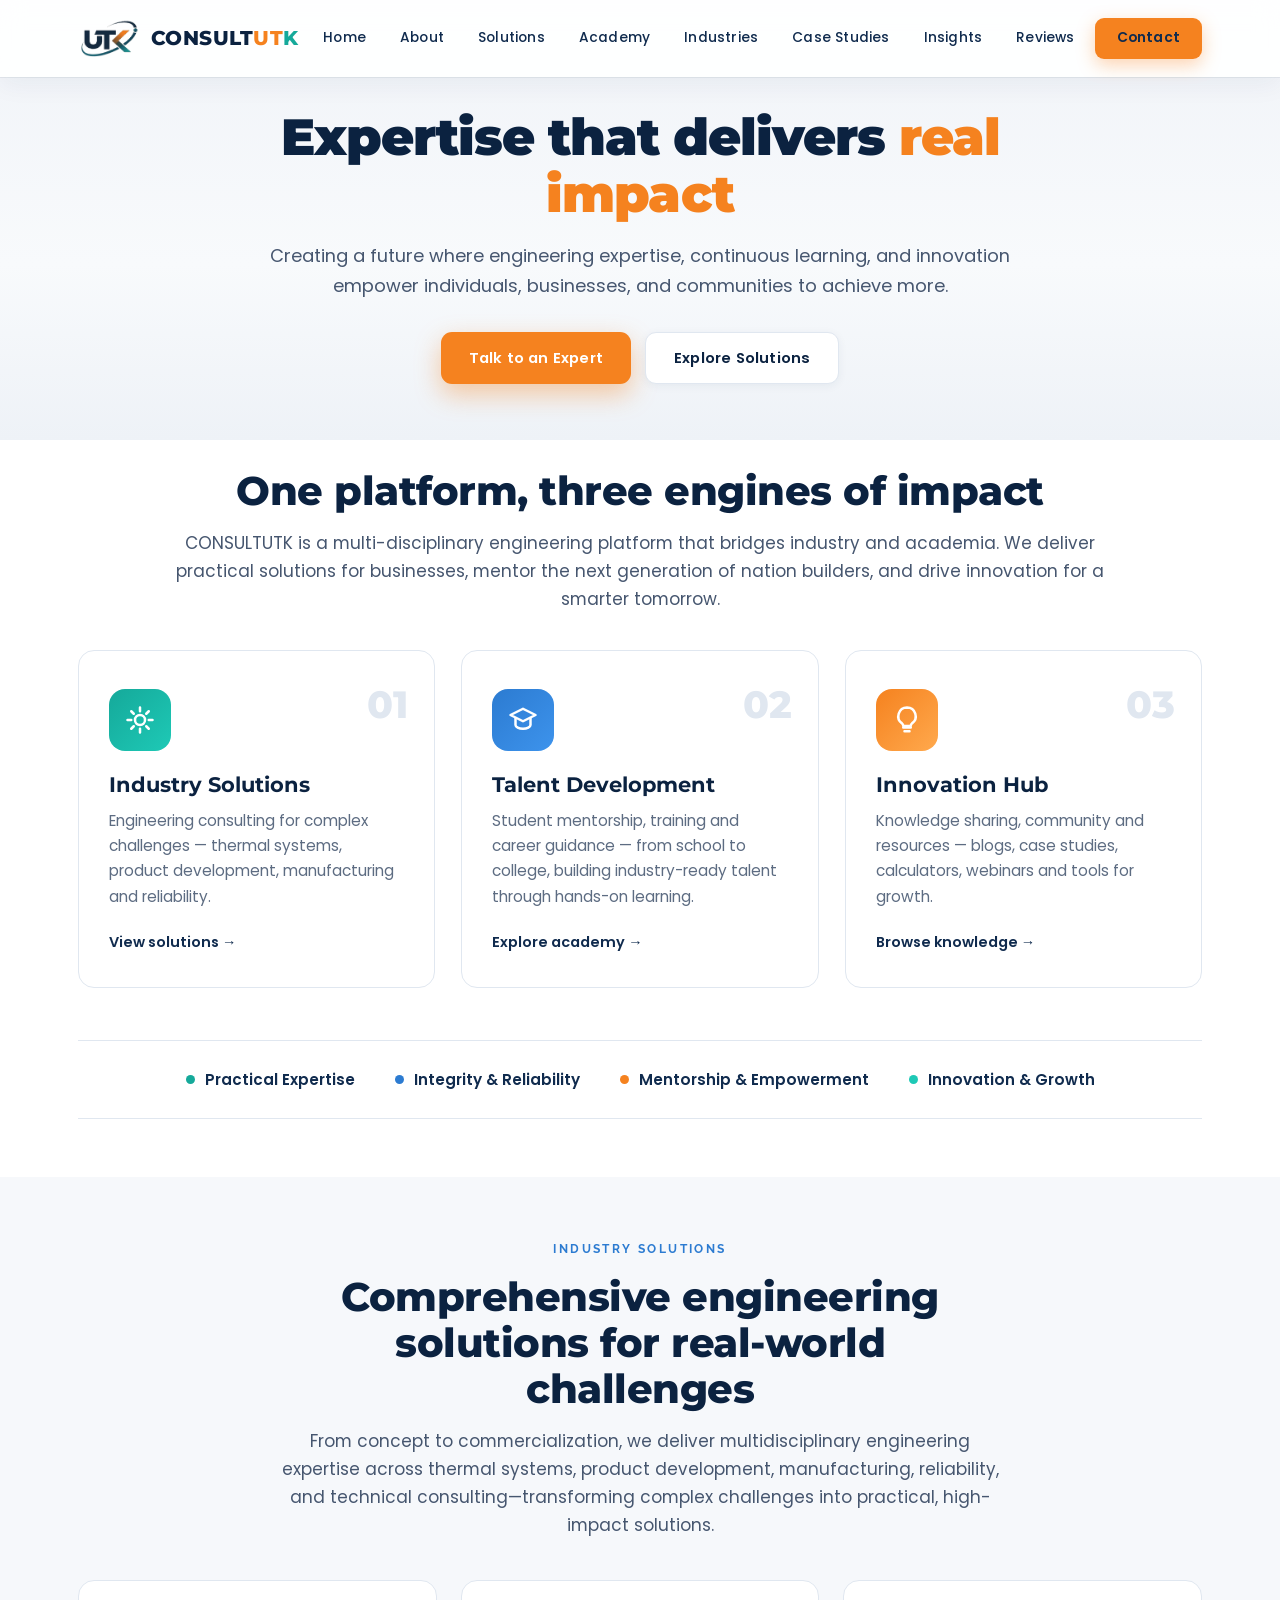
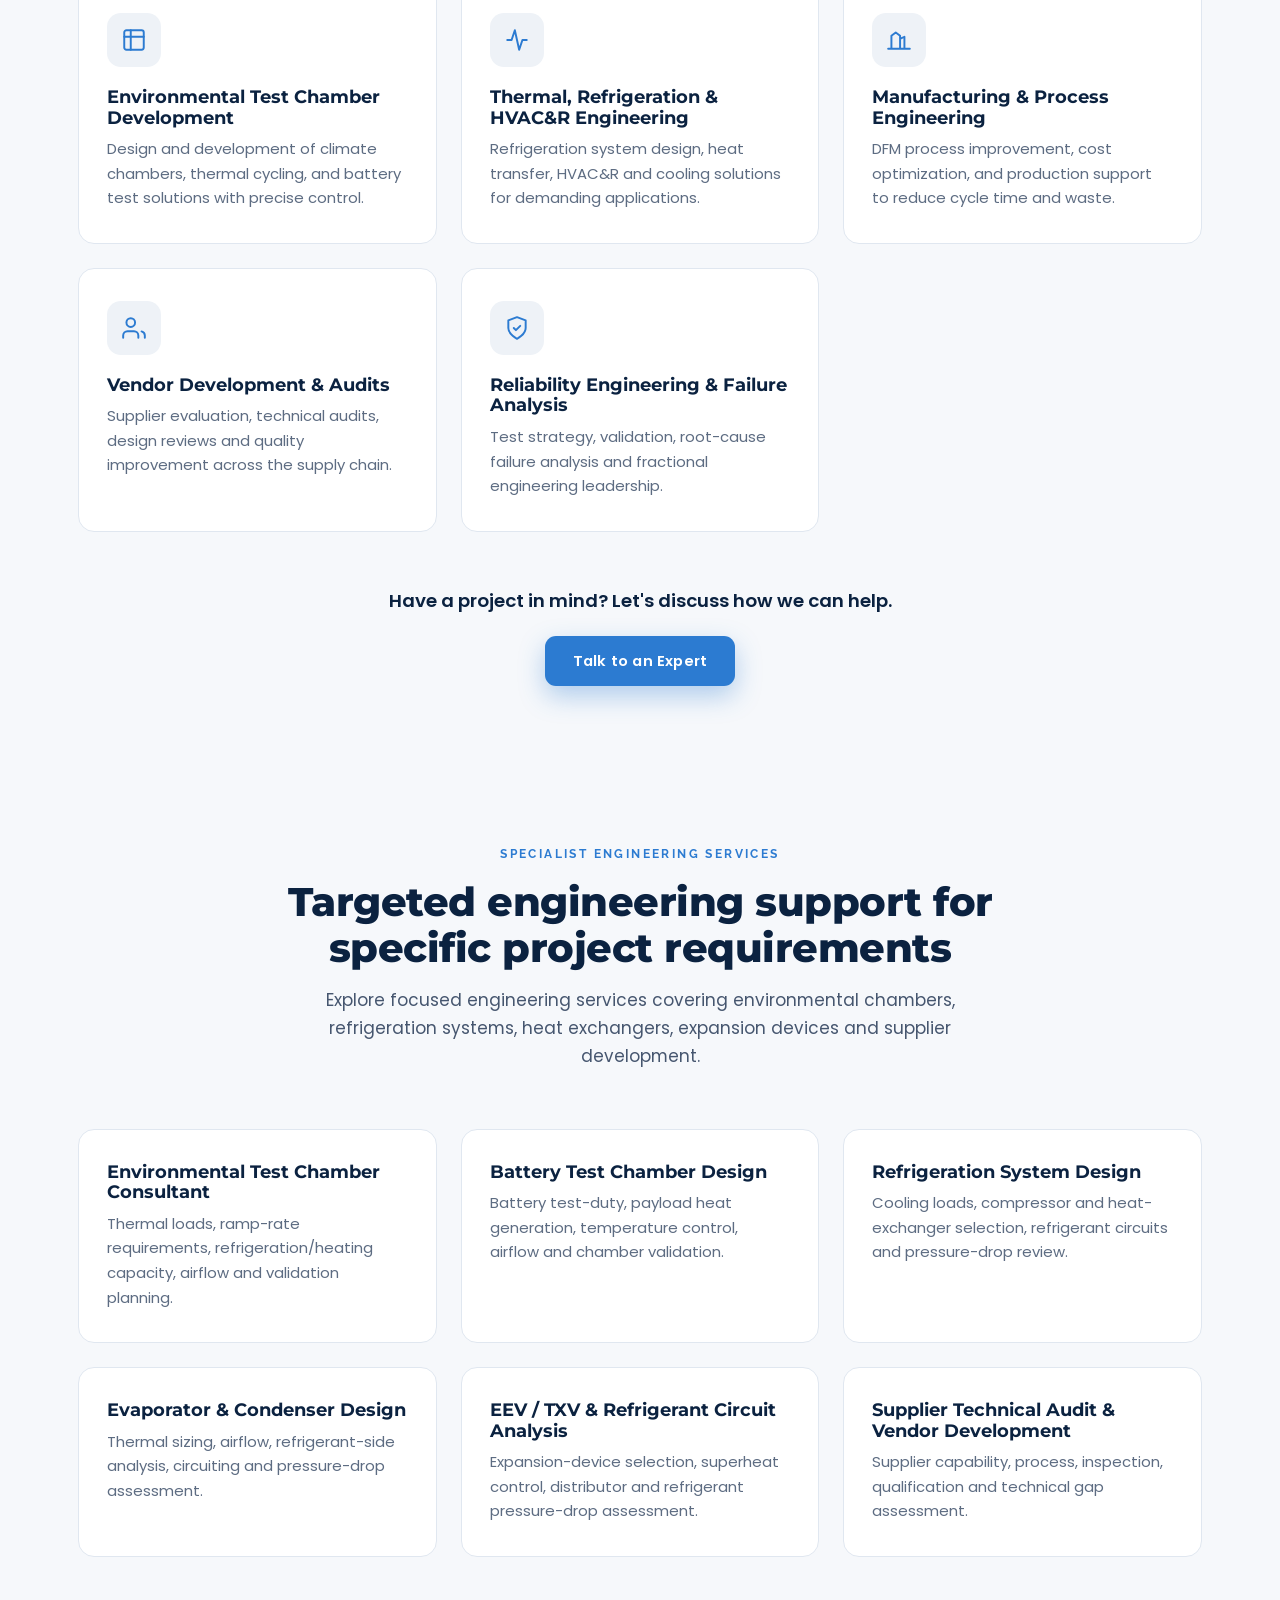
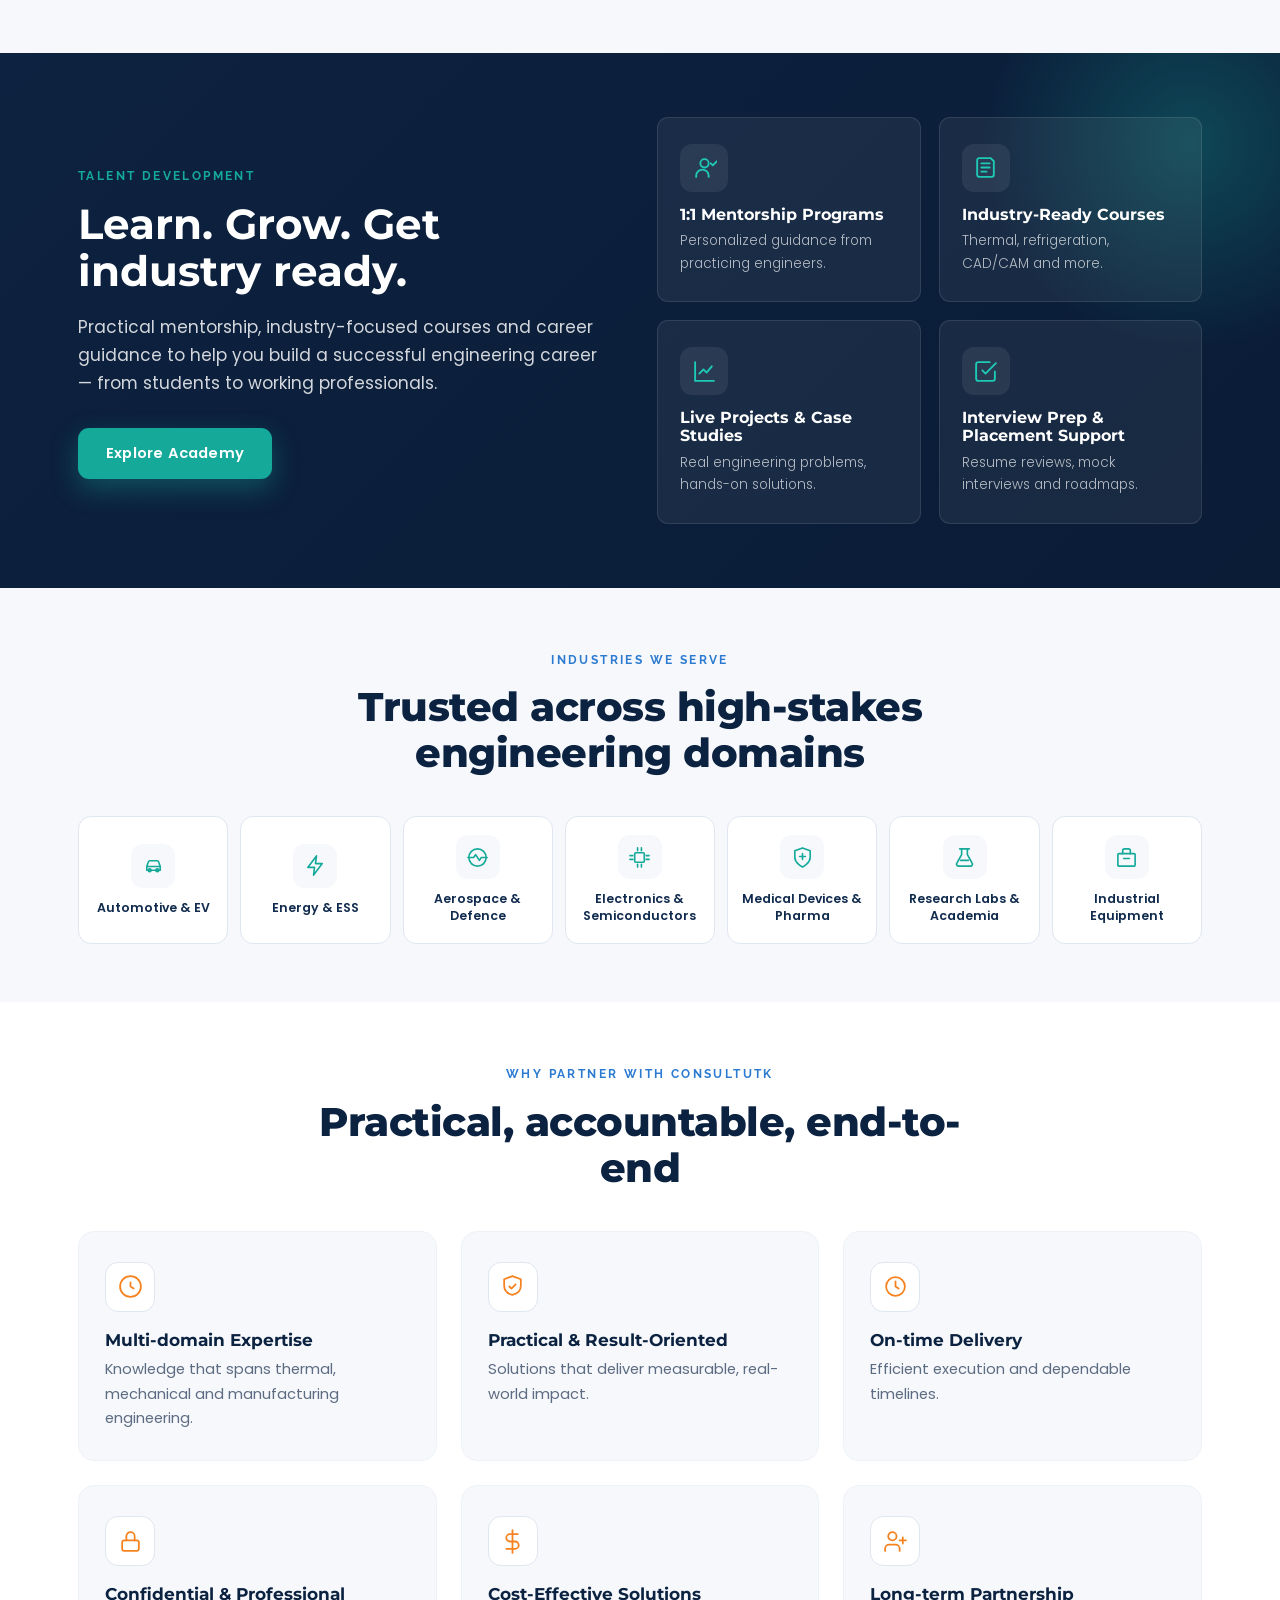
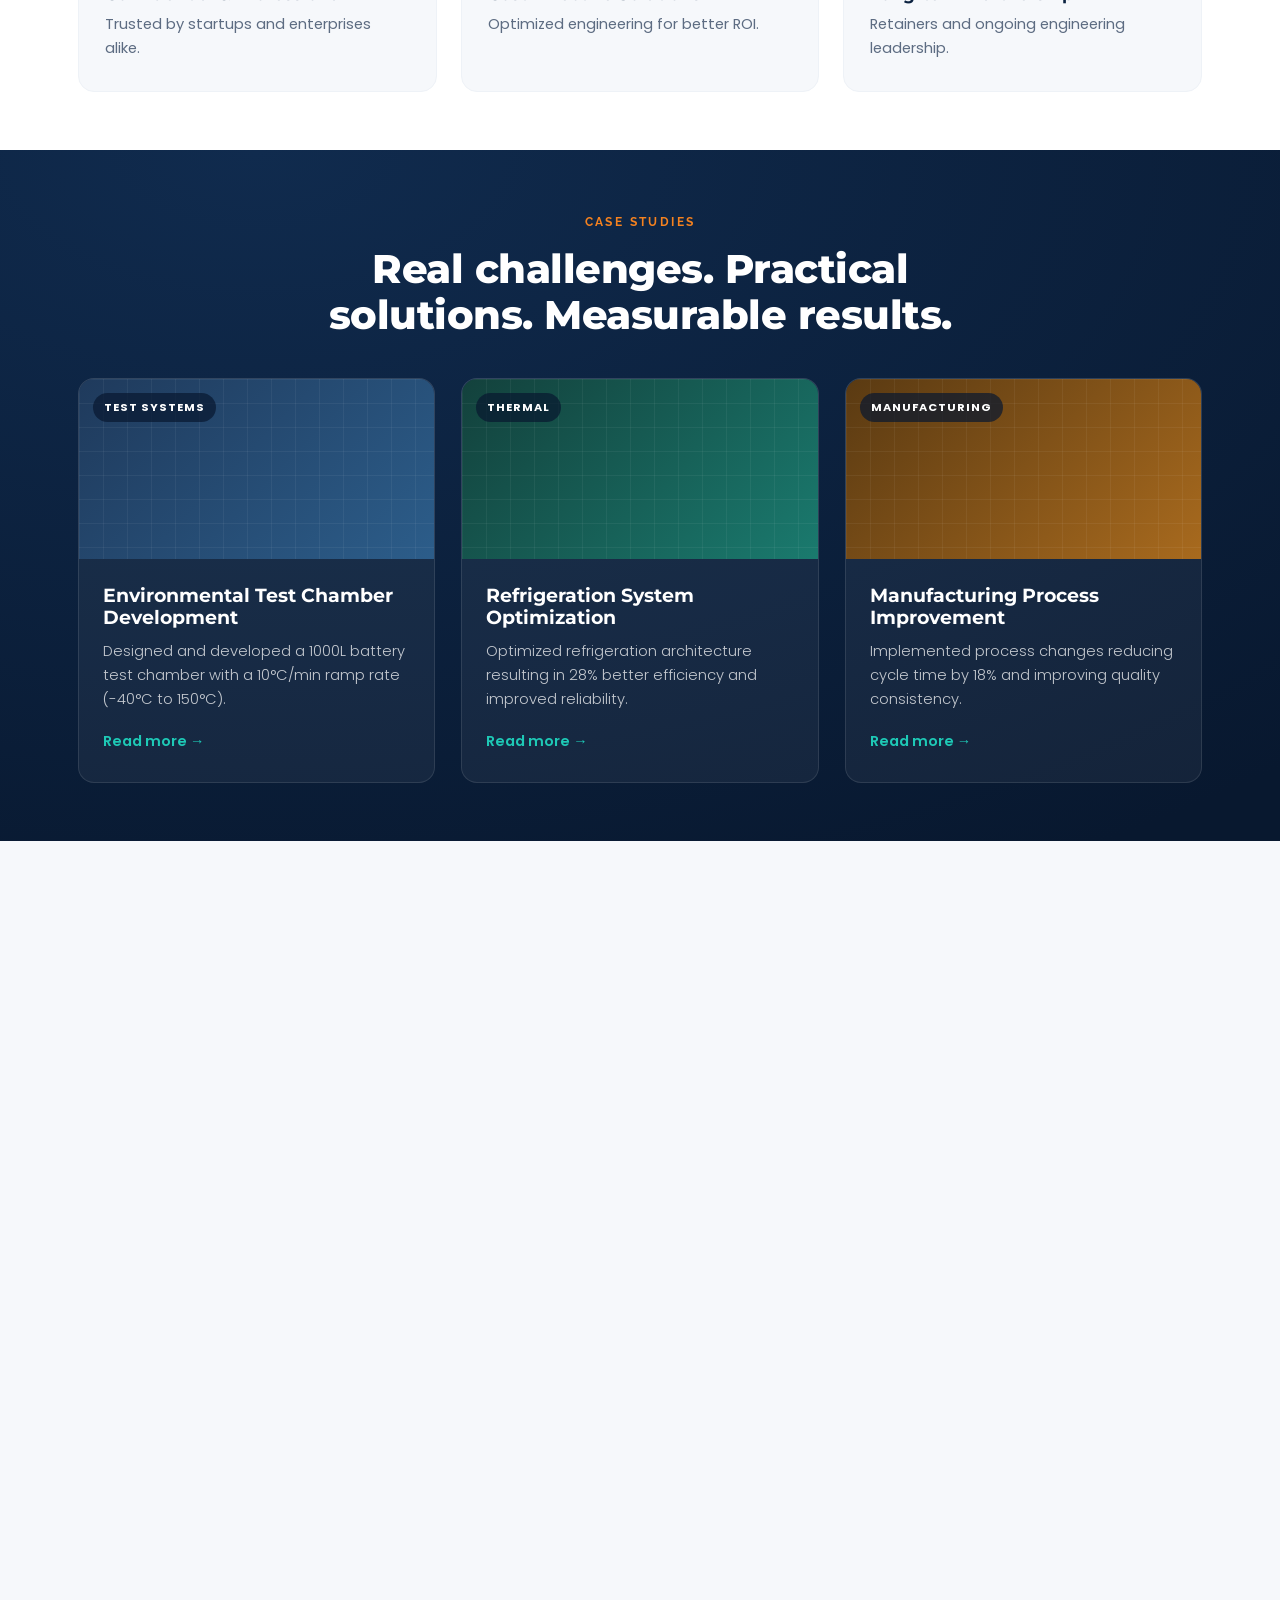
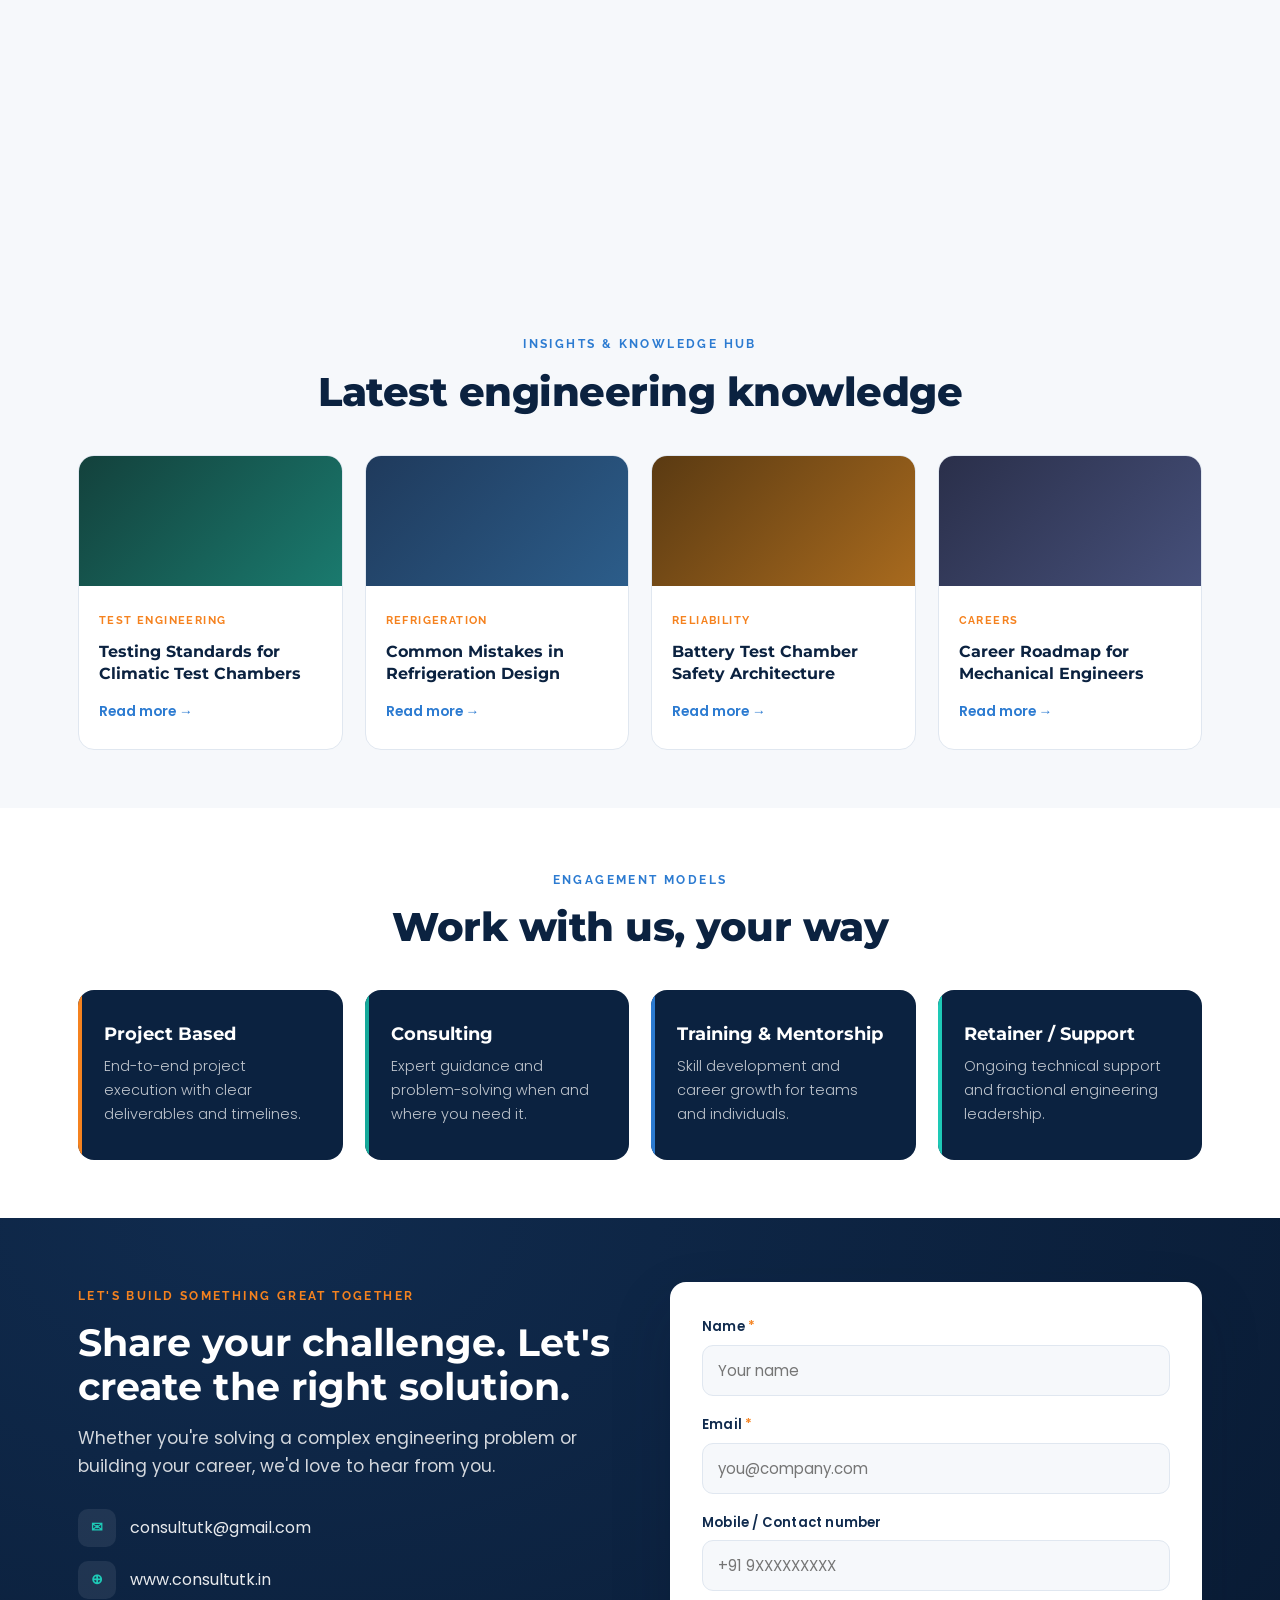
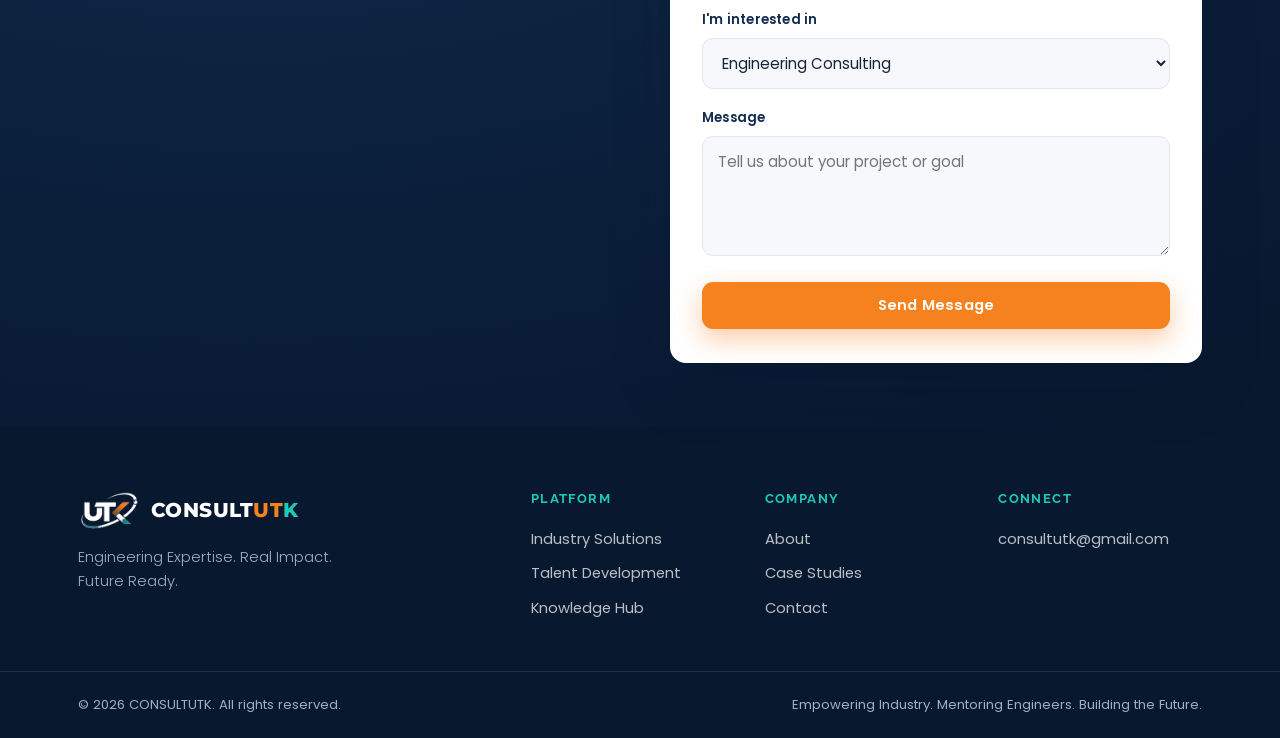
<file: index.html>
<!DOCTYPE html>
<html lang="en">
<head>
<meta charset="UTF-8" />
<meta name="viewport" content="width=device-width, initial-scale=1.0" />
<title>CONSULTUTK — Engineering Solutions. Mentoring Engineers. Innovating Tomorrow.</title>
<meta name="description" content="CONSULTUTK is a multi-disciplinary engineering platform bridging industry and academia — practical engineering consulting, talent development, and an innovation hub under one umbrella." />
<link rel="preconnect" href="https://fonts.googleapis.com" />
<link rel="preconnect" href="https://fonts.gstatic.com" crossorigin />
<link href="https://fonts.googleapis.com/css2?family=Montserrat:wght@500;600;700;800;900&family=Poppins:wght@300;400;500;600&family=Raleway:wght@600;700&display=swap" rel="stylesheet" />
<link rel="stylesheet" href="styles.css" />
<link rel="canonical" href="https://consultutk.in/">
<meta name="robots" content="index,follow,max-image-preview:large">
<meta property="og:type" content="website">
<meta property="og:title" content="CONSULTUTK | Engineering Consulting, Test Chambers & Vendor Development">
<meta property="og:description" content="Engineering consulting for environmental test chambers, thermal and refrigeration systems, HVAC&R, manufacturing, vendor development and reliability across India.">
<meta property="og:url" content="https://consultutk.in/">
<meta property="og:site_name" content="CONSULTUTK">
<script type="application/ld+json" id="consultutk-static-schema">{"@context":"https://schema.org","@type":"ProfessionalService","name":"CONSULTUTK","url":"https://consultutk.in/","email":"consultutk@gmail.com","description":"Engineering consulting covering environmental test chambers, thermal and refrigeration systems, HVAC&R, manufacturing, vendor development, reliability and technical training.","areaServed":{"@type":"Country","name":"India"},"serviceType":["Engineering Consulting","Environmental Test Chamber Development","Thermal Engineering","Refrigeration and HVAC&R Engineering","Manufacturing and Process Engineering","Vendor Development and Audits","Reliability Engineering and Failure Analysis","Technical Training and Mentorship"]}</script>
<style id="static-service-link-style">.svc-title-link{color:inherit;text-decoration:none}.svc-title-link:hover{text-decoration:underline;text-decoration-thickness:2px;text-underline-offset:4px}</style>
<style id="specialist-link-style">#specialist-engineering .svc-card{display:flex;flex-direction:column}#specialist-engineering .svc-card p{margin-bottom:0}.svc-title-link{color:inherit;text-decoration:none}.svc-title-link:hover{text-decoration:underline;text-decoration-thickness:2px;text-underline-offset:4px}</style>
</head>
<body class="brand-hero-active">

<!-- ============ HEADER / NAV ============ -->
<header class="site-header" id="header">
  <div class="container nav-wrap">
    <a href="#home" class="brand" aria-label="CONSULTUTK home">
      <img class="brand-mark-img" src="utk-logo.png" alt="CONSULTUTK logo" width="64" height="37" />
      <span class="brand-text"><b>CONSULT</b><span class="brand-utk">UT</span><span class="brand-k">K</span></span>
    </a>

    <nav class="nav" id="nav">
      <a href="#home">Home</a>
      <a href="#about">About</a>
      <a href="#solutions">Solutions</a>
      <a href="#academy">Academy</a>
      <a href="#industries">Industries</a>
      <a href="#case-studies">Case Studies</a>
      <a href="#insights">Insights</a>
      <a href="#contact" class="nav-cta">Contact</a>
    </nav>

    <button class="nav-toggle" id="navToggle" aria-label="Toggle menu" aria-expanded="false">
      <span></span><span></span><span></span>
    </button>
  </div>
</header>

<!-- ============ HERO (BRAND MOCKUP LAYOUT) ============ -->
<section class="brand-hero" id="home">
  <div class="container">
    <div class="brand-hero-intro reveal">
      <h1 class="bh-title">Expertise that delivers <span class="c-orange">real impact</span></h1>
      <p class="bh-sub">Creating a future where engineering expertise, continuous learning, and innovation empower individuals, businesses, and communities to achieve more.</p>
      <div class="bh-actions">
        <a href="#contact" class="btn btn-orange">Talk to an Expert</a>
        <a href="#solutions" class="btn btn-ghost">Explore Solutions</a>
      </div>
    </div>

    <div class="brand-hero-card reveal">
      <article class="brand-pillar">
        <div class="bp-icon bp-teal">
          <svg viewBox="0 0 24 24"><circle cx="12" cy="12" r="3"/><path d="M19.4 15a1.65 1.65 0 0 0 .33 1.82l.06.06a2 2 0 0 1-2.83 2.83l-.06-.06a1.65 1.65 0 0 0-1.82-.33 1.65 1.65 0 0 0-1 1.51V21a2 2 0 0 1-4 0v-.09A1.65 1.65 0 0 0 9 19.4a1.65 1.65 0 0 0-1.82.33l-.06.06a2 2 0 0 1-2.83-2.83l.06-.06a1.65 1.65 0 0 0 .33-1.82 1.65 1.65 0 0 0-1.51-1H3a2 2 0 0 1 0-4h.09A1.65 1.65 0 0 0 4.6 9a1.65 1.65 0 0 0-.33-1.82l-.06-.06a2 2 0 0 1 2.83-2.83l.06.06a1.65 1.65 0 0 0 1.82.33H9a1.65 1.65 0 0 0 1-1.51V3a2 2 0 0 1 4 0v.09a1.65 1.65 0 0 0 1 1.51 1.65 1.65 0 0 0 1.82-.33l.06-.06a2 2 0 0 1 2.83 2.83l-.06.06a1.65 1.65 0 0 0-.33 1.82V9a1.65 1.65 0 0 0 1.51 1H21a2 2 0 0 1 0 4h-.09a1.65 1.65 0 0 0-1.51 1z"/></svg>
        </div>
        <h3>INDUSTRY<br>SOLUTIONS</h3>
        <p>Solve engineering and business challenges</p>
      </article>

      <span class="bp-divider" aria-hidden="true"></span>

      <article class="brand-pillar">
        <div class="bp-icon bp-teal">
          <svg viewBox="0 0 24 24"><path d="M12 3 2 8l10 5 10-5-10-5Z"/><path d="M6 10.5V16c0 1.5 2.7 3 6 3s6-1.5 6-3v-5.5"/></svg>
        </div>
        <h3>TALENT<br>DEVELOPMENT</h3>
        <p>Build future-ready talent through mentorship, training &amp; career guidance</p>
      </article>

      <span class="bp-divider" aria-hidden="true"></span>

      <article class="brand-pillar">
        <div class="bp-icon bp-orange">
          <svg viewBox="0 0 24 24"><path d="M9 18h6M10 21h4M12 2a7 7 0 0 0-4 12.7c.6.5 1 1.3 1 2.1h6c0-.8.4-1.6 1-2.1A7 7 0 0 0 12 2Z"/></svg>
        </div>
        <h3>INNOVATION<br>HUB</h3>
        <p>Foster research, collaboration, thought leadership &amp; breakthrough ideas</p>
      </article>
    </div>
  </div>
</section>

<!-- ============ THREE PILLARS ============ -->
<section class="pillars section" id="about">
  <div class="container">
    <div class="section-head reveal">
      <h2>One platform, three engines of impact</h2>
      <p class="lead">CONSULTUTK is a multi-disciplinary engineering platform that bridges industry and academia. We deliver practical solutions for businesses, mentor the next generation of nation builders, and drive innovation for a smarter tomorrow.</p>
    </div>

    <div class="pillar-grid">
      <article class="pillar-card reveal">
        <span class="pillar-num">01</span>
        <div class="pillar-icon icon-teal">
          <svg viewBox="0 0 24 24"><path d="M12 2v3M12 19v3M2 12h3M19 12h3M5 5l2 2M17 17l2 2M19 5l-2 2M7 17l-2 2"/><circle cx="12" cy="12" r="4"/></svg>
        </div>
        <h3>Industry Solutions</h3>
        <p>Engineering consulting for complex challenges — thermal systems, product development, manufacturing and reliability.</p>
        <a href="#solutions" class="pillar-link">View solutions →</a>
      </article>

      <article class="pillar-card reveal">
        <span class="pillar-num">02</span>
        <div class="pillar-icon icon-blue">
          <svg viewBox="0 0 24 24"><path d="M12 3 2 8l10 5 10-5-10-5Z"/><path d="M6 10.5V16c0 1.5 2.7 3 6 3s6-1.5 6-3v-5.5"/></svg>
        </div>
        <h3>Talent Development</h3>
        <p>Student mentorship, training and career guidance — from school to college, building industry-ready talent through hands-on learning.</p>
        <a href="#academy" class="pillar-link">Explore academy →</a>
      </article>

      <article class="pillar-card reveal">
        <span class="pillar-num">03</span>
        <div class="pillar-icon icon-orange">
          <svg viewBox="0 0 24 24"><path d="M9 18h6M10 21h4M12 2a7 7 0 0 0-4 12.7c.6.5 1 1.3 1 2.1h6c0-.8.4-1.6 1-2.1A7 7 0 0 0 12 2Z"/></svg>
        </div>
        <h3>Innovation Hub</h3>
        <p>Knowledge sharing, community and resources — blogs, case studies, calculators, webinars and tools for growth.</p>
        <a href="#insights" class="pillar-link">Browse knowledge →</a>
      </article>
    </div>

    <ul class="value-strip reveal">
      <li><span class="vs-dot"></span>Practical Expertise</li>
      <li><span class="vs-dot"></span>Integrity &amp; Reliability</li>
      <li><span class="vs-dot"></span>Mentorship &amp; Empowerment</li>
      <li><span class="vs-dot"></span>Innovation &amp; Growth</li>
    </ul>
  </div>
</section>

<!-- ============ SOLUTIONS ============ -->
<section class="solutions section section-light" id="solutions">
  <div class="container">
    <div class="section-head reveal">
      <span class="kicker">Industry Solutions</span>
      <h2>Comprehensive engineering solutions for real-world challenges</h2>
      <p class="lead">From concept to commercialization, we deliver multidisciplinary engineering expertise across thermal systems, product development, manufacturing, reliability, and technical consulting—transforming complex challenges into practical, high-impact solutions.</p>
    </div>

    <div class="card-grid">
      <article class="svc-card reveal">
        <div class="svc-icon">
          <svg viewBox="0 0 24 24"><rect x="3" y="3" width="18" height="18" rx="2"/><path d="M3 9h18M9 3v18"/></svg>
        </div>
        <h3><a href="environmental-test-chamber-design.html" class="svc-title-link">Environmental Test Chamber Development</a></h3>
        <p>Design and development of climate chambers, thermal cycling, and battery test solutions with precise control.</p>
      </article>
      <article class="svc-card reveal">
        <div class="svc-icon">
          <svg viewBox="0 0 24 24"><path d="M3 12h4l3-9 4 18 3-9h4"/></svg>
        </div>
        <h3><a href="thermal-refrigeration-hvac-engineering.html" class="svc-title-link">Thermal, Refrigeration &amp; HVAC&amp;R Engineering</a></h3>
        <p>Refrigeration system design, heat transfer, HVAC&amp;R and cooling solutions for demanding applications.</p>
      </article>
      <article class="svc-card reveal">
        <div class="svc-icon">
          <svg viewBox="0 0 24 24"><path d="M2 20h20M5 20V8l4-3 4 3v12M13 20V11l4-2v11"/></svg>
        </div>
        <h3><a href="manufacturing-process-engineering.html" class="svc-title-link">Manufacturing &amp; Process Engineering</a></h3>
        <p>DFM process improvement, cost optimization, and production support to reduce cycle time and waste.</p>
      </article>
      <article class="svc-card reveal">
        <div class="svc-icon">
          <svg viewBox="0 0 24 24"><path d="M16 21v-2a4 4 0 0 0-4-4H6a4 4 0 0 0-4 4v2"/><circle cx="9" cy="7" r="4"/><path d="M22 21v-2a4 4 0 0 0-3-3.87"/></svg>
        </div>
        <h3><a href="vendor-development-audits.html" class="svc-title-link">Vendor Development &amp; Audits</a></h3>
        <p>Supplier evaluation, technical audits, design reviews and quality improvement across the supply chain.</p>
      </article>
      <article class="svc-card reveal">
        <div class="svc-icon">
          <svg viewBox="0 0 24 24"><path d="M12 22s8-4 8-10V5l-8-3-8 3v7c0 6 8 10 8 10Z"/><path d="m9 12 2 2 4-4"/></svg>
        </div>
        <h3><a href="reliability-failure-analysis.html" class="svc-title-link">Reliability Engineering &amp; Failure Analysis</a></h3>
        <p>Test strategy, validation, root-cause failure analysis and fractional engineering leadership.</p>
      </article>
    </div>

    <div class="section-cta reveal">
      <p>Have a project in mind? Let's discuss how we can help.</p>
      <a href="#contact" class="btn btn-primary">Talk to an Expert</a>
    </div>
  </div>
</section>


<section class="section section-light" id="specialist-engineering">
  <div class="container">
    <div class="section-head reveal">
      <span class="kicker">Specialist Engineering Services</span>
      <h2>Targeted engineering support for specific project requirements</h2>
      <p class="lead">Explore focused engineering services covering environmental chambers, refrigeration systems, heat exchangers, expansion devices and supplier development.</p>
    </div>
    <div class="card-grid">
      <article class="svc-card reveal"><h3><a href="environmental-test-chamber-consultant.html" class="svc-title-link">Environmental Test Chamber Consultant</a></h3><p>Thermal loads, ramp-rate requirements, refrigeration/heating capacity, airflow and validation planning.</p></article>
      <article class="svc-card reveal"><h3><a href="battery-test-chamber-design.html" class="svc-title-link">Battery Test Chamber Design</a></h3><p>Battery test-duty, payload heat generation, temperature control, airflow and chamber validation.</p></article>
      <article class="svc-card reveal"><h3><a href="refrigeration-system-design-consultant.html" class="svc-title-link">Refrigeration System Design</a></h3><p>Cooling loads, compressor and heat-exchanger selection, refrigerant circuits and pressure-drop review.</p></article>
      <article class="svc-card reveal"><h3><a href="evaporator-condenser-design-consulting.html" class="svc-title-link">Evaporator &amp; Condenser Design</a></h3><p>Thermal sizing, airflow, refrigerant-side analysis, circuiting and pressure-drop assessment.</p></article>
      <article class="svc-card reveal"><h3><a href="eev-txv-selection-refrigerant-circuit.html" class="svc-title-link">EEV / TXV &amp; Refrigerant Circuit Analysis</a></h3><p>Expansion-device selection, superheat control, distributor and refrigerant pressure-drop assessment.</p></article>
      <article class="svc-card reveal"><h3><a href="supplier-technical-audit-vendor-development.html" class="svc-title-link">Supplier Technical Audit &amp; Vendor Development</a></h3><p>Supplier capability, process, inspection, qualification and technical gap assessment.</p></article>
    </div>
  </div>
</section>

<!-- ============ ACADEMY ============ -->
<section class="academy section" id="academy">
  <div class="container academy-inner">
    <div class="academy-copy reveal">
      <span class="kicker kicker-teal">Talent Development</span>
      <h2>Learn. Grow. Get industry ready.</h2>
      <p class="lead">Practical mentorship, industry-focused courses and career guidance to help you build a successful engineering career — from students to working professionals.</p>
      <a href="#contact" class="btn btn-teal">Explore Academy</a>
    </div>

    <div class="academy-grid">
      <div class="acad-card reveal">
        <div class="acad-icon"><svg viewBox="0 0 24 24"><circle cx="12" cy="8" r="4"/><path d="M4 21v-1a6 6 0 0 1 12 0v1"/><path d="m18 8 2 2 4-4"/></svg></div>
        <h4>1:1 Mentorship Programs</h4>
        <p>Personalized guidance from practicing engineers.</p>
      </div>
      <div class="acad-card reveal">
        <div class="acad-icon"><svg viewBox="0 0 24 24"><path d="M4 19V5a2 2 0 0 1 2-2h11l3 3v13a2 2 0 0 1-2 2H6a2 2 0 0 1-2-2Z"/><path d="M8 8h8M8 12h8M8 16h5"/></svg></div>
        <h4>Industry-Ready Courses</h4>
        <p>Thermal, refrigeration, CAD/CAM and more.</p>
      </div>
      <div class="acad-card reveal">
        <div class="acad-icon"><svg viewBox="0 0 24 24"><path d="M3 3v18h18"/><path d="m7 14 4-4 3 3 5-6"/></svg></div>
        <h4>Live Projects &amp; Case Studies</h4>
        <p>Real engineering problems, hands-on solutions.</p>
      </div>
      <div class="acad-card reveal">
        <div class="acad-icon"><svg viewBox="0 0 24 24"><path d="M9 11l3 3L22 4"/><path d="M21 12v7a2 2 0 0 1-2 2H5a2 2 0 0 1-2-2V5a2 2 0 0 1 2-2h11"/></svg></div>
        <h4>Interview Prep &amp; Placement Support</h4>
        <p>Resume reviews, mock interviews and roadmaps.</p>
      </div>
    </div>
  </div>
</section>

<!-- ============ INDUSTRIES ============ -->
<section class="industries section section-light" id="industries">
  <div class="container">
    <div class="section-head reveal">
      <span class="kicker">Industries We Serve</span>
      <h2>Trusted across high-stakes engineering domains</h2>
    </div>
    <div class="ind-grid">
      <div class="ind-card reveal"><div class="ind-icon"><svg viewBox="0 0 24 24"><path d="M5 13l1.5-4.5A2 2 0 0 1 8.4 7h7.2a2 2 0 0 1 1.9 1.5L19 13M5 13h14v4H5v-4Z"/><circle cx="8" cy="17" r="1.5"/><circle cx="16" cy="17" r="1.5"/></svg></div><span>Automotive &amp; EV</span></div>
      <div class="ind-card reveal"><div class="ind-icon"><svg viewBox="0 0 24 24"><path d="M13 2 4 14h7l-1 8 9-12h-7l1-8Z"/></svg></div><span>Energy &amp; ESS</span></div>
      <div class="ind-card reveal"><div class="ind-icon"><svg viewBox="0 0 24 24"><path d="M2 12h6l2-3 4 6 2-3h6"/><circle cx="12" cy="12" r="9"/></svg></div><span>Aerospace &amp; Defence</span></div>
      <div class="ind-card reveal"><div class="ind-icon"><svg viewBox="0 0 24 24"><rect x="7" y="7" width="10" height="10" rx="1"/><path d="M10 2v3M14 2v3M10 19v3M14 19v3M2 10h3M2 14h3M19 10h3M19 14h3"/></svg></div><span>Electronics &amp; Semiconductors</span></div>
      <div class="ind-card reveal"><div class="ind-icon"><svg viewBox="0 0 24 24"><path d="M12 22s8-4 8-10V5l-8-3-8 3v7c0 6 8 10 8 10Z"/><path d="M12 8v6M9 11h6"/></svg></div><span>Medical Devices &amp; Pharma</span></div>
      <div class="ind-card reveal"><div class="ind-icon"><svg viewBox="0 0 24 24"><path d="M9 3v6l-5 9a2 2 0 0 0 2 3h12a2 2 0 0 0 2-3l-5-9V3"/><path d="M7 3h10M8 15h8"/></svg></div><span>Research Labs &amp; Academia</span></div>
      <div class="ind-card reveal"><div class="ind-icon"><svg viewBox="0 0 24 24"><rect x="3" y="8" width="18" height="13" rx="1"/><path d="M8 8V5a2 2 0 0 1 2-2h4a2 2 0 0 1 2 2v3M9 13h6"/></svg></div><span>Industrial Equipment</span></div>
    </div>
  </div>
</section>

<!-- ============ WHY PARTNER ============ -->
<section class="why section" id="why">
  <div class="container">
    <div class="section-head reveal">
      <span class="kicker">Why Partner With CONSULTUTK</span>
      <h2>Practical, accountable, end-to-end</h2>
    </div>
    <div class="why-grid">
      <div class="why-item reveal"><div class="why-ic"><svg viewBox="0 0 24 24"><path d="M12 2a10 10 0 1 0 10 10A10 10 0 0 0 12 2Zm0 6v4l3 2"/></svg></div><h4>Multi-domain Expertise</h4><p>Knowledge that spans thermal, mechanical and manufacturing engineering.</p></div>
      <div class="why-item reveal"><div class="why-ic"><svg viewBox="0 0 24 24"><path d="m9 12 2 2 4-4"/><path d="M12 2 4 5v6c0 5 3.5 8 8 9 4.5-1 8-4 8-9V5l-8-3Z"/></svg></div><h4>Practical &amp; Result-Oriented</h4><p>Solutions that deliver measurable, real-world impact.</p></div>
      <div class="why-item reveal"><div class="why-ic"><svg viewBox="0 0 24 24"><circle cx="12" cy="12" r="9"/><path d="M12 7v5l3 2"/></svg></div><h4>On-time Delivery</h4><p>Efficient execution and dependable timelines.</p></div>
      <div class="why-item reveal"><div class="why-ic"><svg viewBox="0 0 24 24"><rect x="4" y="11" width="16" height="10" rx="2"/><path d="M8 11V7a4 4 0 0 1 8 0v4"/></svg></div><h4>Confidential &amp; Professional</h4><p>Trusted by startups and enterprises alike.</p></div>
      <div class="why-item reveal"><div class="why-ic"><svg viewBox="0 0 24 24"><path d="M12 1v22M17 5H9.5a3.5 3.5 0 0 0 0 7h5a3.5 3.5 0 0 1 0 7H6"/></svg></div><h4>Cost-Effective Solutions</h4><p>Optimized engineering for better ROI.</p></div>
      <div class="why-item reveal"><div class="why-ic"><svg viewBox="0 0 24 24"><path d="M16 21v-2a4 4 0 0 0-4-4H6a4 4 0 0 0-4 4v2"/><circle cx="9" cy="7" r="4"/><path d="M19 8v6M22 11h-6"/></svg></div><h4>Long-term Partnership</h4><p>Retainers and ongoing engineering leadership.</p></div>
    </div>
  </div>
</section>

<!-- ============ CASE STUDIES ============ -->
<section class="cases section section-dark" id="case-studies">
  <div class="container">
    <div class="section-head section-head-light reveal">
      <span class="kicker kicker-orange">Case Studies</span>
      <h2>Real challenges. Practical solutions. Measurable results.</h2>
    </div>
    <div class="case-grid">
      <article class="case-card reveal">
        <div class="case-thumb thumb-1"><span class="case-tag">Test Systems</span></div>
        <div class="case-body">
          <h3>Environmental Test Chamber Development</h3>
          <p>Designed and developed a 1000L battery test chamber with a 10&deg;C/min ramp rate (-40&deg;C to 150&deg;C).</p>
          <a href="#contact" class="case-link">Read more →</a>
        </div>
      </article>
      <article class="case-card reveal">
        <div class="case-thumb thumb-2"><span class="case-tag">Thermal</span></div>
        <div class="case-body">
          <h3>Refrigeration System Optimization</h3>
          <p>Optimized refrigeration architecture resulting in 28% better efficiency and improved reliability.</p>
          <a href="#contact" class="case-link">Read more →</a>
        </div>
      </article>
      <article class="case-card reveal">
        <div class="case-thumb thumb-3"><span class="case-tag">Manufacturing</span></div>
        <div class="case-body">
          <h3>Manufacturing Process Improvement</h3>
          <p>Implemented process changes reducing cycle time by 18% and improving quality consistency.</p>
          <a href="#contact" class="case-link">Read more →</a>
        </div>
      </article>
    </div>
  </div>
</section>

<!-- ============ INSIGHTS / BLOG ============ -->
<section class="insights section section-light" id="insights">
  <div class="container">
    <div class="section-head reveal">
      <span class="kicker">Insights &amp; Knowledge Hub</span>
      <h2>Latest engineering knowledge</h2>
    </div>
    <div class="blog-grid">
      <article class="blog-card reveal">
        <div class="blog-thumb thumb-2"></div>
        <div class="blog-body">
          <span class="blog-cat">Test Engineering</span>
          <h4>Testing Standards for Climatic Test Chambers</h4>
          <a href="#" class="blog-link">Read more →</a>
        </div>
      </article>
      <article class="blog-card reveal">
        <div class="blog-thumb thumb-1"></div>
        <div class="blog-body">
          <span class="blog-cat">Refrigeration</span>
          <h4>Common Mistakes in Refrigeration Design</h4>
          <a href="#" class="blog-link">Read more →</a>
        </div>
      </article>
      <article class="blog-card reveal">
        <div class="blog-thumb thumb-3"></div>
        <div class="blog-body">
          <span class="blog-cat">Reliability</span>
          <h4>Battery Test Chamber Safety Architecture</h4>
          <a href="#" class="blog-link">Read more →</a>
        </div>
      </article>
      <article class="blog-card reveal">
        <div class="blog-thumb thumb-4"></div>
        <div class="blog-body">
          <span class="blog-cat">Careers</span>
          <h4>Career Roadmap for Mechanical Engineers</h4>
          <a href="#" class="blog-link">Read more →</a>
        </div>
      </article>
    </div>
  </div>
</section>

<!-- ============ ENGAGEMENT MODELS ============ -->
<section class="engage section" id="engage">
  <div class="container">
    <div class="section-head reveal">
      <span class="kicker">Engagement Models</span>
      <h2>Work with us, your way</h2>
    </div>
    <div class="engage-grid">
      <div class="engage-card reveal"><h4>Project Based</h4><p>End-to-end project execution with clear deliverables and timelines.</p></div>
      <div class="engage-card reveal"><h4>Consulting</h4><p>Expert guidance and problem-solving when and where you need it.</p></div>
      <div class="engage-card reveal"><h4>Training &amp; Mentorship</h4><p>Skill development and career growth for teams and individuals.</p></div>
      <div class="engage-card reveal"><h4>Retainer / Support</h4><p>Ongoing technical support and fractional engineering leadership.</p></div>
    </div>
  </div>
</section>

<!-- ============ CONTACT / CTA ============ -->
<section class="contact section section-dark" id="contact">
  <div class="container contact-inner">
    <div class="contact-copy reveal">
      <span class="kicker kicker-orange">Let's Build Something Great Together</span>
      <h2>Share your challenge. Let's create the right solution.</h2>
      <p class="lead">Whether you're solving a complex engineering problem or building your career, we'd love to hear from you.</p>
      <ul class="contact-list">
        <li><span class="ci">✉</span> consultutk@gmail.com</li>
        <li><span class="ci">⊕</span> www.consultutk.in</li>
      </ul>
    </div>

    <form class="contact-form reveal" id="contactForm" novalidate>
      <!-- Web3Forms: paste your access key below (get it free at https://web3forms.com using consultutk@gmail.com) -->
      <input type="hidden" name="access_key" value="a9d9098e-149a-4375-8e09-4c0ac8f4906e" />
      <input type="hidden" name="subject" value="New enquiry from CONSULTUTK website" />
      <input type="hidden" name="from_name" value="CONSULTUTK Website" />
      <!-- Honeypot spam trap (leave empty / hidden) -->
      <input type="checkbox" name="botcheck" tabindex="-1" autocomplete="off" style="display:none" aria-hidden="true" />

      <div class="field"><label for="name">Name <span class="req" aria-hidden="true">*</span></label><input id="name" name="name" type="text" required placeholder="Your name" /></div>
      <div class="field"><label for="email">Email <span class="req" aria-hidden="true">*</span></label><input id="email" name="email" type="email" required placeholder="you@company.com" /></div>
      <div class="field"><label for="mobile">Mobile / Contact number</label><input id="mobile" name="mobile" type="tel" placeholder="+91 9XXXXXXXXX" /></div>
      <div class="field"><label for="topic">I'm interested in</label>
        <select id="topic" name="topic">
          <option>Engineering Consulting</option>
          <option>Talent Development</option>
          <option>Training &amp; Workshops</option>
          <option>Partnership</option>
        </select>
      </div>
      <div class="field"><label for="message">Message</label><textarea id="message" name="message" rows="4" placeholder="Tell us about your project or goal"></textarea></div>
      <button type="submit" class="btn btn-orange btn-block">Send Message</button>
      <p class="form-note" id="formNote" hidden></p>
    </form>
  </div>
</section>

<!-- ============ FOOTER ============ -->
<footer class="footer">
  <div class="container footer-inner">
    <div class="footer-brand">
      <a href="#home" class="brand brand-footer">
        <img class="brand-mark-img" src="utk-logo-light.png" alt="CONSULTUTK logo" width="62" height="36" />
        <span class="brand-text"><b>CONSULT</b><span class="brand-utk">UT</span><span class="brand-k">K</span></span>
      </a>
      <p class="footer-tag">Engineering Expertise. Real Impact. Future Ready.</p>
    </div>
    <div class="footer-cols">
      <div><h5>Platform</h5><a href="#solutions">Industry Solutions</a><a href="#academy">Talent Development</a><a href="#insights">Knowledge Hub</a></div>
      <div><h5>Company</h5><a href="#about">About</a><a href="#case-studies">Case Studies</a><a href="#contact">Contact</a></div>
      <div><h5>Connect</h5><a href="mailto:consultutk@gmail.com">consultutk@gmail.com</a></div>
    </div>
  </div>
  <div class="footer-bottom">
    <div class="container"><span>&copy; <span id="year"></span> CONSULTUTK. All rights reserved.</span><span>Empowering Industry. Mentoring Engineers. Building the Future.</span></div>
  </div>
</footer>

<script src="script.js"></script>
</body>
</html>
</file>
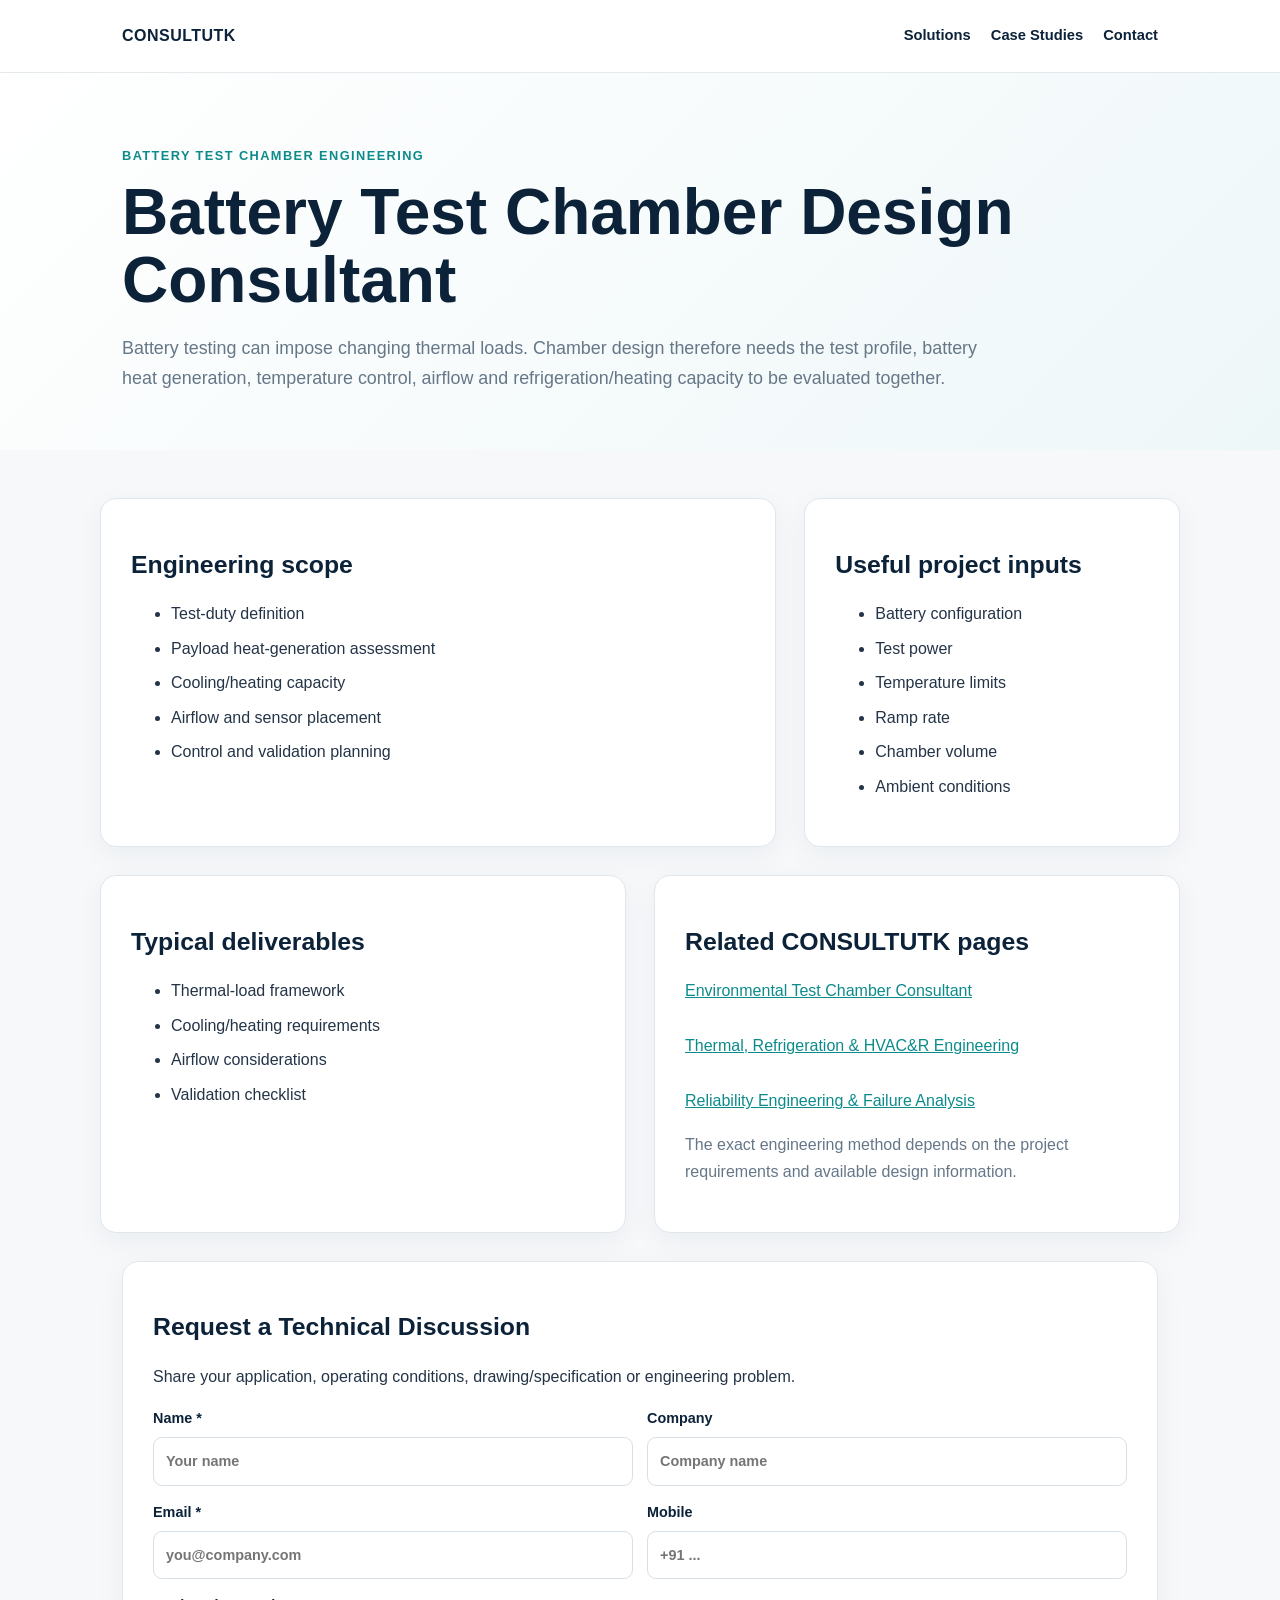
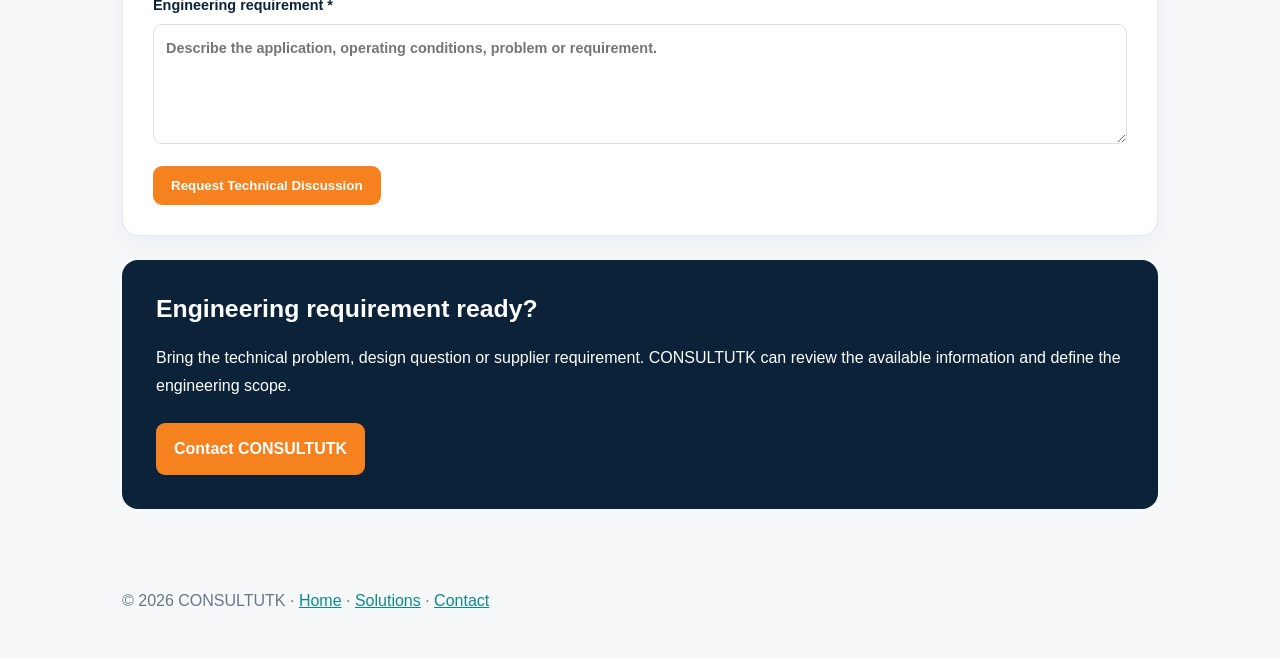
<file: battery-test-chamber-design.html>
<!DOCTYPE html>
<html lang="en">
<head>
<meta charset="UTF-8">
<meta name="viewport" content="width=device-width,initial-scale=1">
<title>Battery Test Chamber Design Consultant</title>
<meta name="description" content="CONSULTUTK provides engineering consulting for battery test chamber design consultant covering practical design, analysis, component selection, validation and technical review.">
<link rel="canonical" href="https://consultutk.in/battery-test-chamber-design.html">
<meta name="robots" content="index,follow">
<meta property="og:title" content="Battery Test Chamber Design Consultant">
<meta property="og:description" content="CONSULTUTK provides engineering consulting for battery test chamber design consultant covering practical design, analysis, component selection, validation and technical review.">
<meta property="og:url" content="https://consultutk.in/battery-test-chamber-design.html">
<meta property="og:type" content="website">
<script type="application/ld+json">{"@context":"https://schema.org","@type":"Service","name":"Battery Test Chamber Design Consultant","provider":{"@type":"ProfessionalService","name":"CONSULTUTK","url":"https://consultutk.in/","email":"consultutk@gmail.com"},"areaServed":{"@type":"Country","name":"India"},"description":"CONSULTUTK provides engineering consulting for battery test chamber design consultant covering practical design, analysis, component selection, validation and technical review."}</script>
<style>:root{--n:#0b2239;--t:#0d8b8b;--o:#f5821f;--m:#667788;--bg:#f6f8fa}*{box-sizing:border-box}body{margin:0;font:16px/1.72 Arial,Helvetica,sans-serif;color:#243447;background:var(--bg)}a{color:var(--t)}.w{max-width:1080px;margin:auto;padding:0 22px}.top{background:#fff;border-bottom:1px solid #e4e9ed}.nav{height:72px;display:flex;align-items:center;justify-content:space-between;gap:20px}.brand{text-decoration:none;color:var(--n);font-weight:900;letter-spacing:.03em}.links{display:flex;gap:20px}.links a{text-decoration:none;color:var(--n);font-weight:700;font-size:.92rem}.hero{padding:72px 0 56px;background:linear-gradient(135deg,#fff,#eef7f8)}.ey{color:var(--t);font-weight:800;text-transform:uppercase;letter-spacing:.11em;font-size:.8rem}.hero h1{font-size:clamp(2.25rem,5vw,4.1rem);line-height:1.06;color:var(--n);margin:12px 0 18px}.hero p{max-width:880px;font-size:1.12rem;color:var(--m);margin:0}.grid{display:grid;grid-template-columns:1.8fr 1fr;gap:28px;padding:48px 0 28px}.two{display:grid;grid-template-columns:1fr 1fr;gap:28px;padding:0 0 28px}.card,.lead{background:#fff;border:1px solid #e0e7ec;border-radius:16px;padding:30px;box-shadow:0 8px 28px rgba(11,34,57,.05)}h2{color:var(--n);font-size:1.55rem;line-height:1.2}h3{color:var(--n)}li{margin:7px 0}.lead{margin:0 0 24px}.form-grid{display:grid;grid-template-columns:1fr 1fr;gap:14px}.form-grid label{display:block;font-weight:700;font-size:.9rem;color:var(--n)}.form-grid input,.form-grid textarea{width:100%;margin-top:6px;padding:11px 12px;border:1px solid #d7e0e7;border-radius:9px;font:inherit}.form-grid textarea{min-height:120px;resize:vertical}.full{grid-column:1/-1}.btn{border:0;background:var(--o);color:#fff;padding:12px 18px;border-radius:9px;font-weight:800;cursor:pointer}.note{margin:10px 0 0;color:var(--t);font-size:.9rem}.error{color:#c43d3d}.cta{background:var(--n);color:#fff;border-radius:16px;padding:34px;margin:0 0 50px}.cta h2{color:#fff;margin-top:0}.cta .btn{display:inline-block;text-decoration:none;margin-top:8px}.foot{padding:28px 0 44px;color:var(--m)}@media(max-width:780px){.links{display:none}.grid,.two,.form-grid{grid-template-columns:1fr}.full{grid-column:auto}}</style>
</head>
<body>
<header class="top"><div class="w nav"><a class="brand" href="index.html">CONSULTUTK</a><nav class="links"><a href="index.html#solutions">Solutions</a><a href="index.html#case-studies">Case Studies</a><a href="index.html#contact">Contact</a></nav></div></header>
<main>
<section class="hero"><div class="w"><div class="ey">Battery Test Chamber Engineering</div><h1>Battery Test Chamber Design Consultant</h1><p>Battery testing can impose changing thermal loads. Chamber design therefore needs the test profile, battery heat generation, temperature control, airflow and refrigeration/heating capacity to be evaluated together.</p></div></section>
<section class="w grid"><article class="card"><h2>Engineering scope</h2><ul><li>Test-duty definition</li><li>Payload heat-generation assessment</li><li>Cooling/heating capacity</li><li>Airflow and sensor placement</li><li>Control and validation planning</li></ul></article><aside class="card"><h2>Useful project inputs</h2><ul><li>Battery configuration</li><li>Test power</li><li>Temperature limits</li><li>Ramp rate</li><li>Chamber volume</li><li>Ambient conditions</li></ul></aside></section>
<section class="w two"><div class="card"><h2>Typical deliverables</h2><ul><li>Thermal-load framework</li><li>Cooling/heating requirements</li><li>Airflow considerations</li><li>Validation checklist</li></ul></div><div class="card"><h2>Related CONSULTUTK pages</h2><p><a href="environmental-test-chamber-consultant.html">Environmental Test Chamber Consultant</a><br><br><a href="thermal-refrigeration-hvac-engineering.html">Thermal, Refrigeration & HVAC&R Engineering</a><br><br><a href="reliability-failure-analysis.html">Reliability Engineering & Failure Analysis</a></p><p style="color:var(--m)">The exact engineering method depends on the project requirements and available design information.</p></div></section>
<section class="w"><div class="lead"><h2>Request a Technical Discussion</h2><p>Share your application, operating conditions, drawing/specification or engineering problem.</p><form id="techForm" novalidate><input type="hidden" name="access_key" value="a9d9098e-149a-4375-8e09-4c0ac8f4906e"><input type="hidden" name="subject" value="CONSULTUTK — Technical Discussion: Battery Test Chamber Design Consultant"><input type="hidden" name="from_name" value="CONSULTUTK Website"><input type="hidden" name="topic" value="Battery Test Chamber Design Consultant"><input type="checkbox" name="botcheck" tabindex="-1" autocomplete="off" style="display:none" aria-hidden="true"><div class="form-grid"><label>Name *<input name="name" required autocomplete="name" placeholder="Your name"></label><label>Company<input name="company" autocomplete="organization" placeholder="Company name"></label><label>Email *<input name="email" type="email" required autocomplete="email" placeholder="you@company.com"></label><label>Mobile<input name="mobile" type="tel" autocomplete="tel" placeholder="+91 ..."></label><label class="full">Engineering requirement *<textarea name="message" required placeholder="Describe the application, operating conditions, problem or requirement."></textarea></label><div class="full"><button class="btn" type="submit">Request Technical Discussion</button><p class="note" id="formNote" hidden></p></div></div></form></div></section>
<section class="w"><div class="cta"><h2>Engineering requirement ready?</h2><p>Bring the technical problem, design question or supplier requirement. CONSULTUTK can review the available information and define the engineering scope.</p><a class="btn" href="index.html#contact">Contact CONSULTUTK</a></div></section>
</main>
<footer class="foot"><div class="w">© <span id="y"></span> CONSULTUTK · <a href="index.html">Home</a> · <a href="index.html#solutions">Solutions</a> · <a href="index.html#contact">Contact</a></div></footer>
<script>document.getElementById('y').textContent=new Date().getFullYear();</script>
<script>(()=>{const f=document.getElementById('techForm');if(!f)return;const b=f.querySelector('button'),n=document.getElementById('formNote');f.addEventListener('submit',async e=>{e.preventDefault();if(!f.checkValidity()){f.reportValidity();return}const old=b.textContent;b.disabled=true;b.textContent='Sending…';n.hidden=true;n.classList.remove('error');try{const r=await fetch('https://api.web3forms.com/submit',{method:'POST',headers:{Accept:'application/json'},body:new FormData(f)});const d=await r.json();if(d.success){f.reset();b.disabled=false;b.textContent='Request Sent ✓';n.textContent='Thanks — your requirement has been sent. We’ll get back to you soon.';n.hidden=false}else{b.disabled=false;b.textContent=old;n.textContent=d.message||'Unable to send the request. Please try again.';n.classList.add('error');n.hidden=false}}catch(err){b.disabled=false;b.textContent=old;n.textContent='Network error. Please email consultutk@gmail.com directly.';n.classList.add('error');n.hidden=false}})})();</script>
</body></html>
</file>
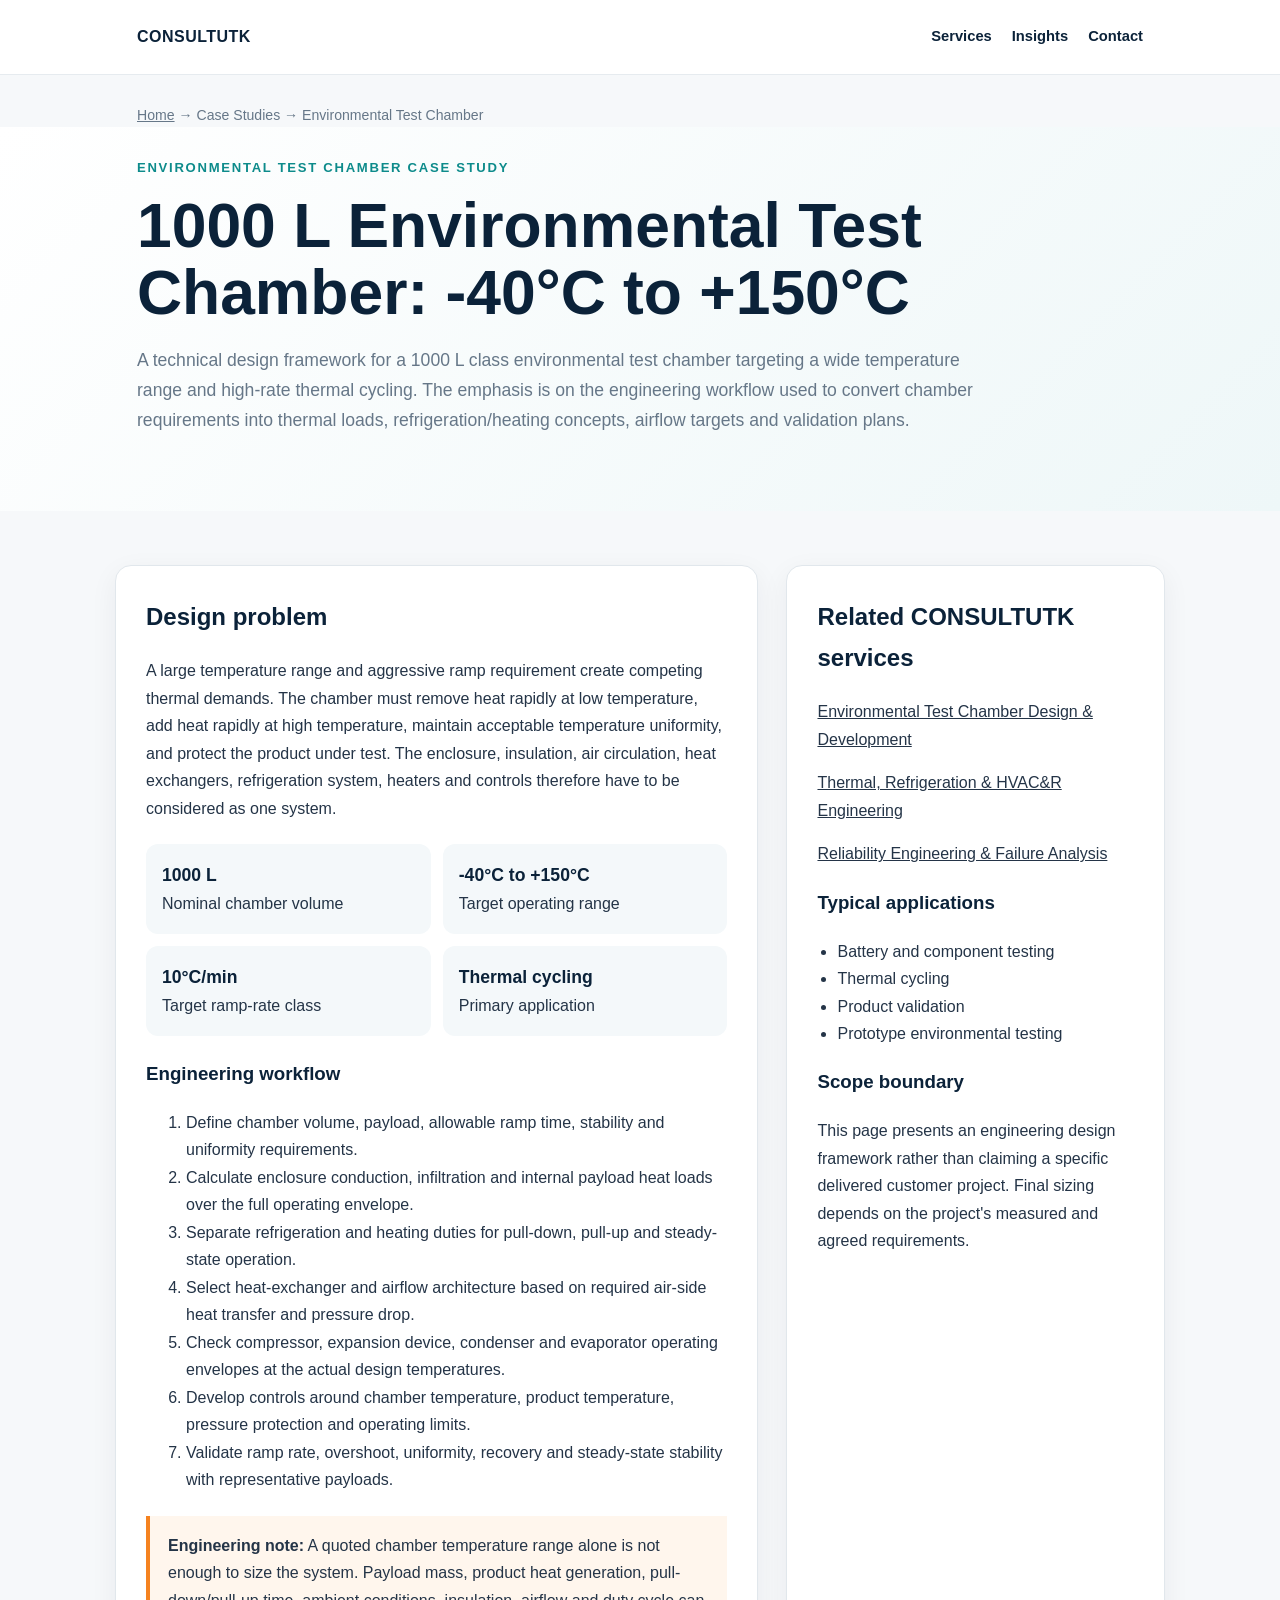
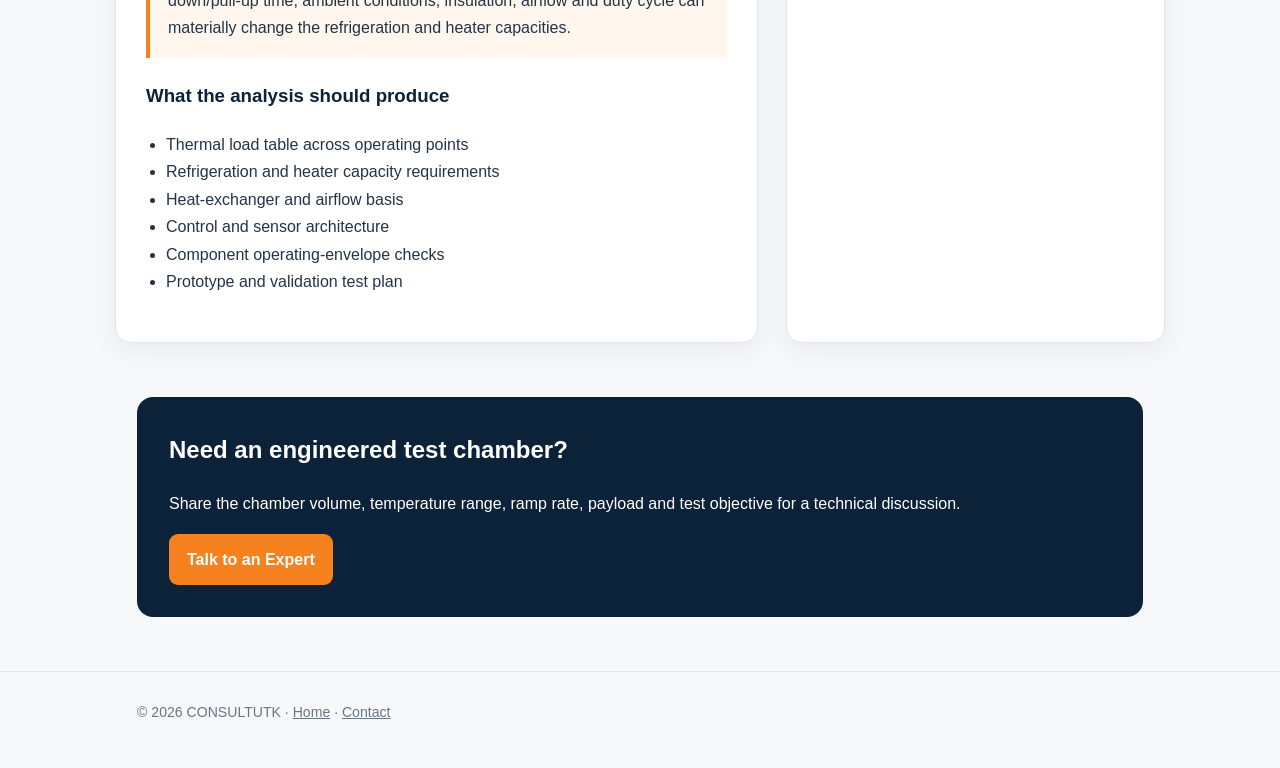
<file: case-study-1000l-environmental-test-chamber.html>
<!DOCTYPE html>
<html lang="en">
<head>
<meta charset="UTF-8">
<meta name="viewport" content="width=device-width, initial-scale=1.0">
<title>1000 L Environmental Test Chamber: -40°C to +150°C | CONSULTUTK</title>
<meta name="description" content="Technical engineering case study framework for a 1000 L environmental test chamber targeting -40°C to +150°C operation and high ramp-rate thermal cycling, including thermal-load and system-design considerations.">
<link rel="canonical" href="https://consultutk.in/case-study-1000l-environmental-test-chamber.html">
<meta name="robots" content="index,follow">
<meta property="og:title" content="1000 L Environmental Test Chamber: -40°C to +150°C | CONSULTUTK">
<meta property="og:description" content="Engineering case study framework for environmental test chamber thermal design, refrigeration, heating, airflow and validation.">
<meta property="og:url" content="https://consultutk.in/case-study-1000l-environmental-test-chamber.html">
<meta property="og:type" content="article">
<style>
:root{--navy:#0b2239;--teal:#0d8b8b;--orange:#f5821f;--ink:#243447;--muted:#667788;--bg:#f6f8fa;--white:#fff}*{box-sizing:border-box}body{margin:0;font-family:Arial,Helvetica,sans-serif;color:var(--ink);background:var(--bg);line-height:1.72}a{color:inherit}.wrap{max-width:1050px;margin:auto;padding:0 22px}.top{background:#fff;border-bottom:1px solid #e6ebef}.nav{height:74px;display:flex;align-items:center;justify-content:space-between;gap:22px}.brand{text-decoration:none;color:var(--navy);font-weight:800;letter-spacing:.03em}.links{display:flex;gap:20px}.links a{text-decoration:none;color:var(--navy);font-weight:700;font-size:.92rem}.crumb{padding-top:28px;font-size:.88rem;color:var(--muted)}.hero{padding:30px 0 58px;background:linear-gradient(135deg,#fff,#eef7f8)}.ey{text-transform:uppercase;letter-spacing:.13em;color:var(--teal);font-weight:800;font-size:.82rem}.hero h1{font-size:clamp(2.2rem,5vw,3.9rem);line-height:1.08;color:var(--navy);margin:12px 0 18px;max-width:900px}.hero p{font-size:1.1rem;color:var(--muted);max-width:850px}.grid{display:grid;grid-template-columns:1.7fr 1fr;gap:28px;padding:54px 0}.card{background:var(--white);border:1px solid #e1e7ec;border-radius:16px;padding:30px;box-shadow:0 8px 28px rgba(11,34,57,.06)}h2,h3{color:var(--navy)}h2{margin-top:0}.specs{display:grid;grid-template-columns:1fr 1fr;gap:12px;margin:22px 0}.spec{background:#f4f8fa;border-radius:12px;padding:16px}.spec strong{display:block;color:var(--navy);font-size:1.1rem}.card ul{padding-left:20px}.note{border-left:4px solid var(--orange);background:#fff6ed;padding:16px 18px;margin:22px 0}.cta{background:var(--navy);color:#fff;border-radius:16px;padding:32px;margin:0 0 54px}.cta h2{color:#fff;margin-top:0}.btn{display:inline-block;background:var(--orange);color:#fff;padding:12px 18px;border-radius:9px;text-decoration:none;font-weight:800}.footer{padding:28px 0 44px;color:var(--muted);border-top:1px solid #e1e7eb;font-size:.88rem}@media(max-width:760px){.links{display:none}.grid{grid-template-columns:1fr}.specs{grid-template-columns:1fr}}
</style>
<script type="application/ld+json">
{"@context":"https://schema.org","@type":"TechArticle","headline":"1000 L Environmental Test Chamber: -40°C to +150°C","description":"Engineering case study framework for environmental test chamber thermal design, refrigeration, heating, airflow and validation.","author":{"@type":"Organization","name":"CONSULTUTK","url":"https://consultutk.in/"},"publisher":{"@type":"Organization","name":"CONSULTUTK","url":"https://consultutk.in/"},"mainEntityOfPage":{"@type":"WebPage","@id":"https://consultutk.in/case-study-1000l-environmental-test-chamber.html"}}
</script>
</head>
<body>
<header class="top"><div class="wrap nav"><a class="brand" href="index.html">CONSULTUTK</a><nav class="links"><a href="index.html#solutions">Services</a><a href="index.html#insights">Insights</a><a href="index.html#contact">Contact</a></nav></div></header>
<div class="wrap crumb"><a href="index.html">Home</a> → Case Studies → Environmental Test Chamber</div>
<main>
<section class="hero"><div class="wrap"><div class="ey">Environmental Test Chamber Case Study</div><h1>1000 L Environmental Test Chamber: -40°C to +150°C</h1><p>A technical design framework for a 1000 L class environmental test chamber targeting a wide temperature range and high-rate thermal cycling. The emphasis is on the engineering workflow used to convert chamber requirements into thermal loads, refrigeration/heating concepts, airflow targets and validation plans.</p></div></section>
<section class="wrap grid">
<article class="card"><h2>Design problem</h2><p>A large temperature range and aggressive ramp requirement create competing thermal demands. The chamber must remove heat rapidly at low temperature, add heat rapidly at high temperature, maintain acceptable temperature uniformity, and protect the product under test. The enclosure, insulation, air circulation, heat exchangers, refrigeration system, heaters and controls therefore have to be considered as one system.</p>
<div class="specs"><div class="spec"><strong>1000 L</strong>Nominal chamber volume</div><div class="spec"><strong>-40°C to +150°C</strong>Target operating range</div><div class="spec"><strong>10°C/min</strong>Target ramp-rate class</div><div class="spec"><strong>Thermal cycling</strong>Primary application</div></div>
<h3>Engineering workflow</h3><ol><li>Define chamber volume, payload, allowable ramp time, stability and uniformity requirements.</li><li>Calculate enclosure conduction, infiltration and internal payload heat loads over the full operating envelope.</li><li>Separate refrigeration and heating duties for pull-down, pull-up and steady-state operation.</li><li>Select heat-exchanger and airflow architecture based on required air-side heat transfer and pressure drop.</li><li>Check compressor, expansion device, condenser and evaporator operating envelopes at the actual design temperatures.</li><li>Develop controls around chamber temperature, product temperature, pressure protection and operating limits.</li><li>Validate ramp rate, overshoot, uniformity, recovery and steady-state stability with representative payloads.</li></ol>
<div class="note"><strong>Engineering note:</strong> A quoted chamber temperature range alone is not enough to size the system. Payload mass, product heat generation, pull-down/pull-up time, ambient conditions, insulation, airflow and duty cycle can materially change the refrigeration and heater capacities.</div>
<h3>What the analysis should produce</h3><ul><li>Thermal load table across operating points</li><li>Refrigeration and heater capacity requirements</li><li>Heat-exchanger and airflow basis</li><li>Control and sensor architecture</li><li>Component operating-envelope checks</li><li>Prototype and validation test plan</li></ul></article>
<aside class="card"><h2>Related CONSULTUTK services</h2><p><a href="environmental-test-chamber-design.html">Environmental Test Chamber Design &amp; Development</a></p><p><a href="thermal-refrigeration-hvac-engineering.html">Thermal, Refrigeration &amp; HVAC&amp;R Engineering</a></p><p><a href="reliability-failure-analysis.html">Reliability Engineering &amp; Failure Analysis</a></p><h3>Typical applications</h3><ul><li>Battery and component testing</li><li>Thermal cycling</li><li>Product validation</li><li>Prototype environmental testing</li></ul><h3>Scope boundary</h3><p>This page presents an engineering design framework rather than claiming a specific delivered customer project. Final sizing depends on the project's measured and agreed requirements.</p></aside>
</section>
<section class="wrap"><div class="cta"><h2>Need an engineered test chamber?</h2><p>Share the chamber volume, temperature range, ramp rate, payload and test objective for a technical discussion.</p><a class="btn" href="index.html#contact">Talk to an Expert</a></div></section>
</main>
<footer class="footer"><div class="wrap">© <span id="y"></span> CONSULTUTK · <a href="index.html">Home</a> · <a href="index.html#contact">Contact</a></div></footer>
<script>document.getElementById('y').textContent=new Date().getFullYear();</script>
</body></html>
</file>
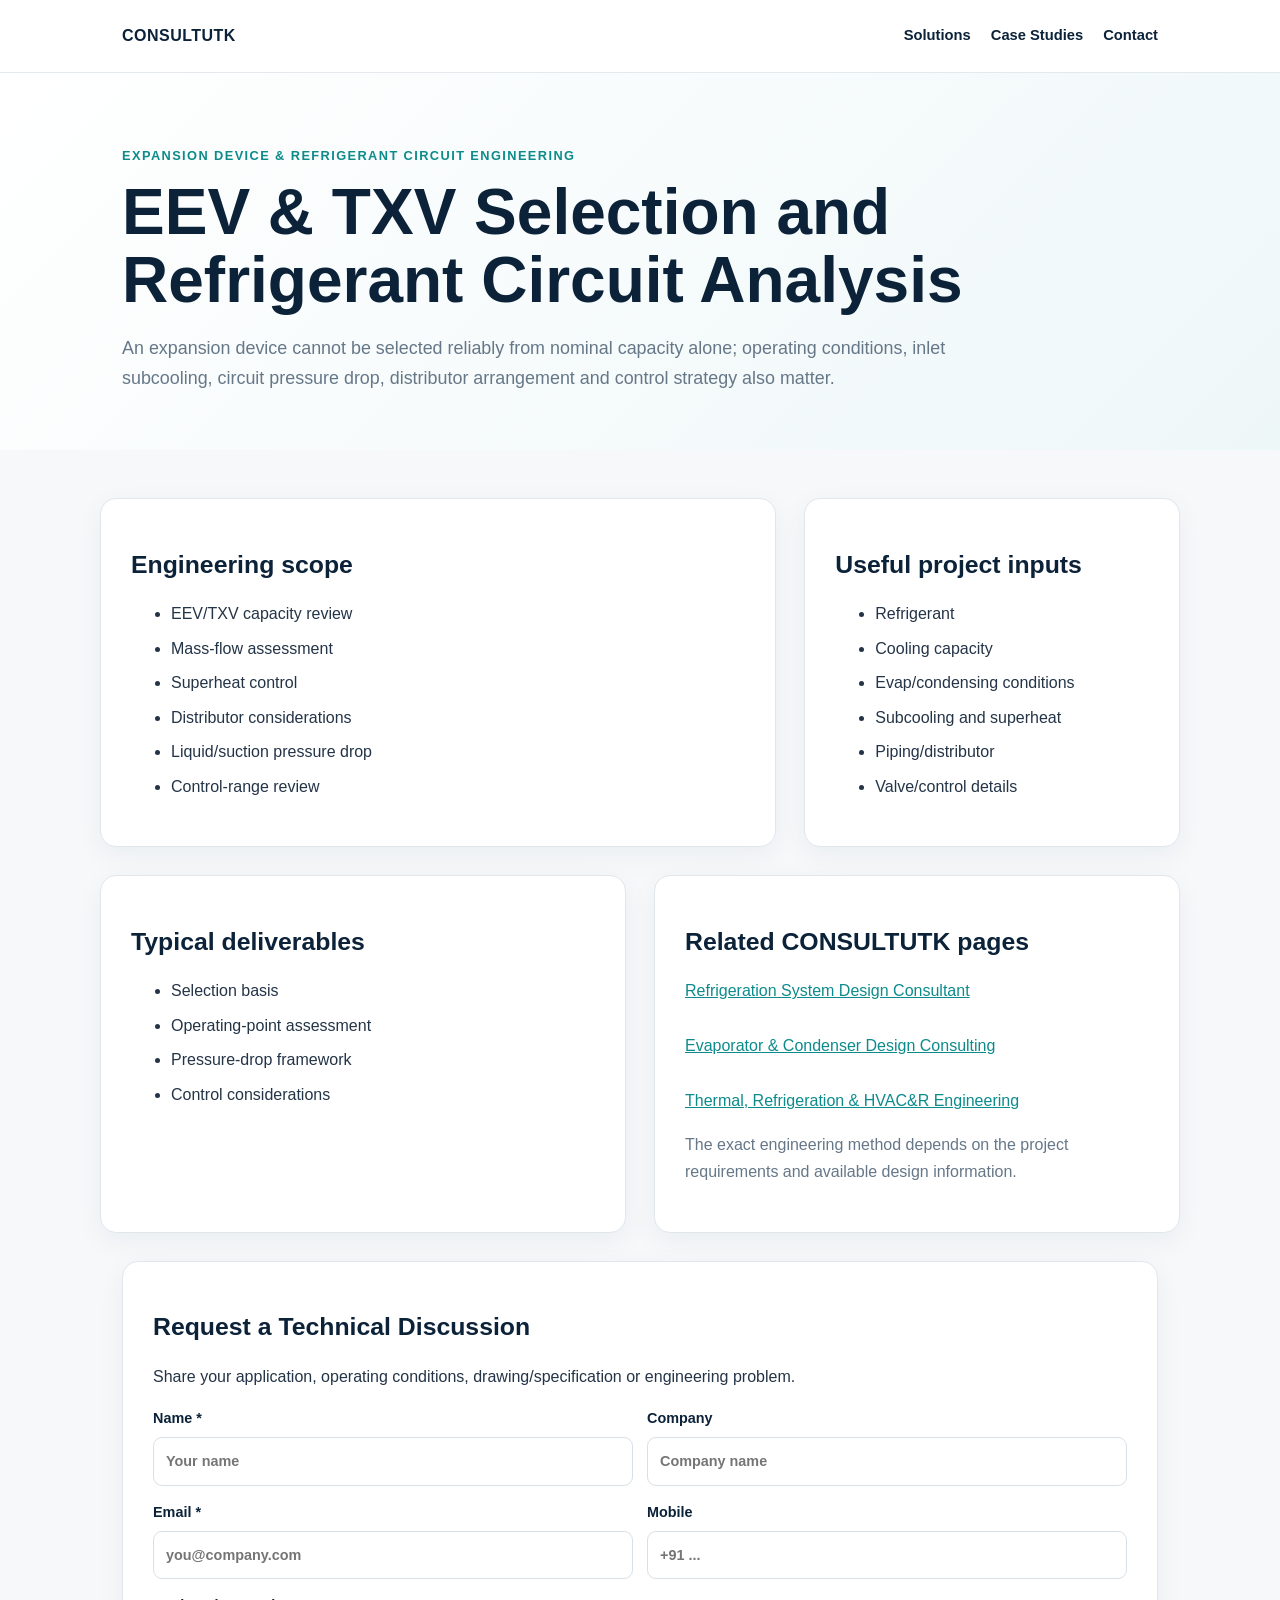
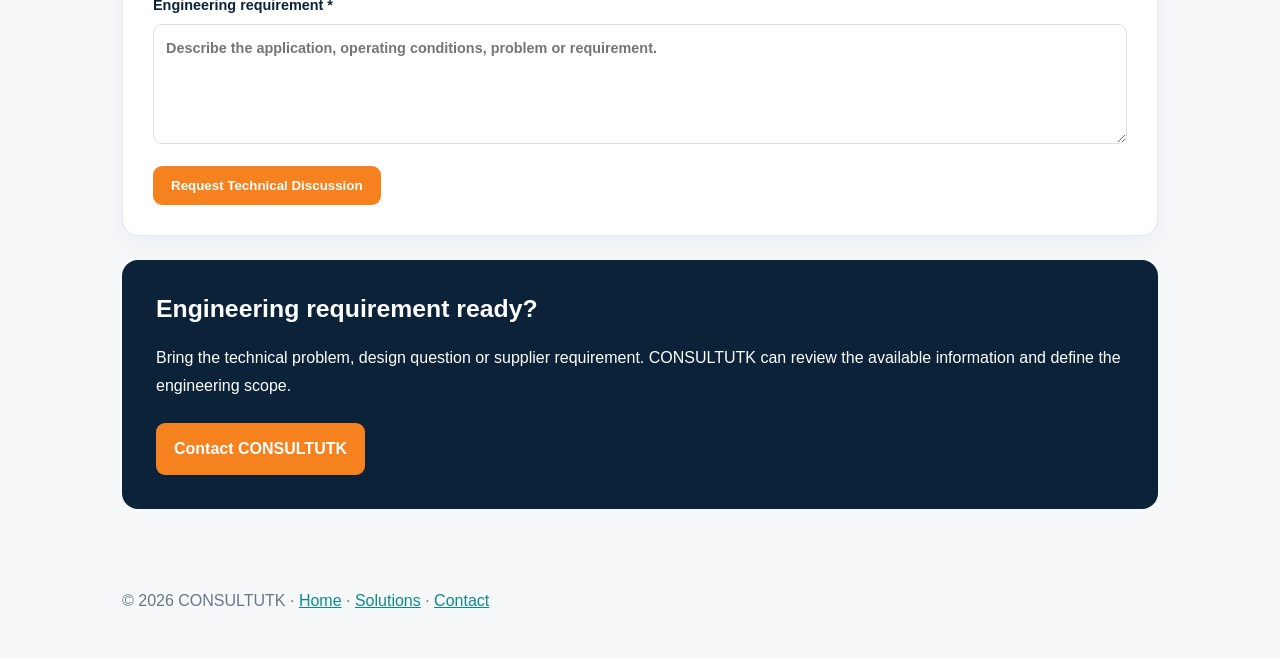
<file: eev-txv-selection-refrigerant-circuit.html>
<!DOCTYPE html>
<html lang="en">
<head>
<meta charset="UTF-8">
<meta name="viewport" content="width=device-width,initial-scale=1">
<title>EEV &amp; TXV Selection and Refrigerant Circuit Analysis</title>
<meta name="description" content="CONSULTUTK provides engineering consulting for eev &amp; txv selection and refrigerant circuit analysis covering practical design, analysis, component selection, validation and technical review.">
<link rel="canonical" href="https://consultutk.in/eev-txv-selection-refrigerant-circuit.html">
<meta name="robots" content="index,follow">
<meta property="og:title" content="EEV &amp; TXV Selection and Refrigerant Circuit Analysis">
<meta property="og:description" content="CONSULTUTK provides engineering consulting for eev &amp; txv selection and refrigerant circuit analysis covering practical design, analysis, component selection, validation and technical review.">
<meta property="og:url" content="https://consultutk.in/eev-txv-selection-refrigerant-circuit.html">
<meta property="og:type" content="website">
<script type="application/ld+json">{"@context":"https://schema.org","@type":"Service","name":"EEV & TXV Selection and Refrigerant Circuit Analysis","provider":{"@type":"ProfessionalService","name":"CONSULTUTK","url":"https://consultutk.in/","email":"consultutk@gmail.com"},"areaServed":{"@type":"Country","name":"India"},"description":"CONSULTUTK provides engineering consulting for eev & txv selection and refrigerant circuit analysis covering practical design, analysis, component selection, validation and technical review."}</script>
<style>:root{--n:#0b2239;--t:#0d8b8b;--o:#f5821f;--m:#667788;--bg:#f6f8fa}*{box-sizing:border-box}body{margin:0;font:16px/1.72 Arial,Helvetica,sans-serif;color:#243447;background:var(--bg)}a{color:var(--t)}.w{max-width:1080px;margin:auto;padding:0 22px}.top{background:#fff;border-bottom:1px solid #e4e9ed}.nav{height:72px;display:flex;align-items:center;justify-content:space-between;gap:20px}.brand{text-decoration:none;color:var(--n);font-weight:900;letter-spacing:.03em}.links{display:flex;gap:20px}.links a{text-decoration:none;color:var(--n);font-weight:700;font-size:.92rem}.hero{padding:72px 0 56px;background:linear-gradient(135deg,#fff,#eef7f8)}.ey{color:var(--t);font-weight:800;text-transform:uppercase;letter-spacing:.11em;font-size:.8rem}.hero h1{font-size:clamp(2.25rem,5vw,4.1rem);line-height:1.06;color:var(--n);margin:12px 0 18px}.hero p{max-width:880px;font-size:1.12rem;color:var(--m);margin:0}.grid{display:grid;grid-template-columns:1.8fr 1fr;gap:28px;padding:48px 0 28px}.two{display:grid;grid-template-columns:1fr 1fr;gap:28px;padding:0 0 28px}.card,.lead{background:#fff;border:1px solid #e0e7ec;border-radius:16px;padding:30px;box-shadow:0 8px 28px rgba(11,34,57,.05)}h2{color:var(--n);font-size:1.55rem;line-height:1.2}h3{color:var(--n)}li{margin:7px 0}.lead{margin:0 0 24px}.form-grid{display:grid;grid-template-columns:1fr 1fr;gap:14px}.form-grid label{display:block;font-weight:700;font-size:.9rem;color:var(--n)}.form-grid input,.form-grid textarea{width:100%;margin-top:6px;padding:11px 12px;border:1px solid #d7e0e7;border-radius:9px;font:inherit}.form-grid textarea{min-height:120px;resize:vertical}.full{grid-column:1/-1}.btn{border:0;background:var(--o);color:#fff;padding:12px 18px;border-radius:9px;font-weight:800;cursor:pointer}.note{margin:10px 0 0;color:var(--t);font-size:.9rem}.error{color:#c43d3d}.cta{background:var(--n);color:#fff;border-radius:16px;padding:34px;margin:0 0 50px}.cta h2{color:#fff;margin-top:0}.cta .btn{display:inline-block;text-decoration:none;margin-top:8px}.foot{padding:28px 0 44px;color:var(--m)}@media(max-width:780px){.links{display:none}.grid,.two,.form-grid{grid-template-columns:1fr}.full{grid-column:auto}}</style>
</head>
<body>
<header class="top"><div class="w nav"><a class="brand" href="index.html">CONSULTUTK</a><nav class="links"><a href="index.html#solutions">Solutions</a><a href="index.html#case-studies">Case Studies</a><a href="index.html#contact">Contact</a></nav></div></header>
<main>
<section class="hero"><div class="w"><div class="ey">Expansion Device & Refrigerant Circuit Engineering</div><h1>EEV & TXV Selection and Refrigerant Circuit Analysis</h1><p>An expansion device cannot be selected reliably from nominal capacity alone; operating conditions, inlet subcooling, circuit pressure drop, distributor arrangement and control strategy also matter.</p></div></section>
<section class="w grid"><article class="card"><h2>Engineering scope</h2><ul><li>EEV/TXV capacity review</li><li>Mass-flow assessment</li><li>Superheat control</li><li>Distributor considerations</li><li>Liquid/suction pressure drop</li><li>Control-range review</li></ul></article><aside class="card"><h2>Useful project inputs</h2><ul><li>Refrigerant</li><li>Cooling capacity</li><li>Evap/condensing conditions</li><li>Subcooling and superheat</li><li>Piping/distributor</li><li>Valve/control details</li></ul></aside></section>
<section class="w two"><div class="card"><h2>Typical deliverables</h2><ul><li>Selection basis</li><li>Operating-point assessment</li><li>Pressure-drop framework</li><li>Control considerations</li></ul></div><div class="card"><h2>Related CONSULTUTK pages</h2><p><a href="refrigeration-system-design-consultant.html">Refrigeration System Design Consultant</a><br><br><a href="evaporator-condenser-design-consulting.html">Evaporator & Condenser Design Consulting</a><br><br><a href="thermal-refrigeration-hvac-engineering.html">Thermal, Refrigeration & HVAC&R Engineering</a></p><p style="color:var(--m)">The exact engineering method depends on the project requirements and available design information.</p></div></section>
<section class="w"><div class="lead"><h2>Request a Technical Discussion</h2><p>Share your application, operating conditions, drawing/specification or engineering problem.</p><form id="techForm" novalidate><input type="hidden" name="access_key" value="a9d9098e-149a-4375-8e09-4c0ac8f4906e"><input type="hidden" name="subject" value="CONSULTUTK — Technical Discussion: EEV &amp; TXV Selection and Refrigerant Circuit Analysis"><input type="hidden" name="from_name" value="CONSULTUTK Website"><input type="hidden" name="topic" value="EEV &amp; TXV Selection and Refrigerant Circuit Analysis"><input type="checkbox" name="botcheck" tabindex="-1" autocomplete="off" style="display:none" aria-hidden="true"><div class="form-grid"><label>Name *<input name="name" required autocomplete="name" placeholder="Your name"></label><label>Company<input name="company" autocomplete="organization" placeholder="Company name"></label><label>Email *<input name="email" type="email" required autocomplete="email" placeholder="you@company.com"></label><label>Mobile<input name="mobile" type="tel" autocomplete="tel" placeholder="+91 ..."></label><label class="full">Engineering requirement *<textarea name="message" required placeholder="Describe the application, operating conditions, problem or requirement."></textarea></label><div class="full"><button class="btn" type="submit">Request Technical Discussion</button><p class="note" id="formNote" hidden></p></div></div></form></div></section>
<section class="w"><div class="cta"><h2>Engineering requirement ready?</h2><p>Bring the technical problem, design question or supplier requirement. CONSULTUTK can review the available information and define the engineering scope.</p><a class="btn" href="index.html#contact">Contact CONSULTUTK</a></div></section>
</main>
<footer class="foot"><div class="w">© <span id="y"></span> CONSULTUTK · <a href="index.html">Home</a> · <a href="index.html#solutions">Solutions</a> · <a href="index.html#contact">Contact</a></div></footer>
<script>document.getElementById('y').textContent=new Date().getFullYear();</script>
<script>(()=>{const f=document.getElementById('techForm');if(!f)return;const b=f.querySelector('button'),n=document.getElementById('formNote');f.addEventListener('submit',async e=>{e.preventDefault();if(!f.checkValidity()){f.reportValidity();return}const old=b.textContent;b.disabled=true;b.textContent='Sending…';n.hidden=true;n.classList.remove('error');try{const r=await fetch('https://api.web3forms.com/submit',{method:'POST',headers:{Accept:'application/json'},body:new FormData(f)});const d=await r.json();if(d.success){f.reset();b.disabled=false;b.textContent='Request Sent ✓';n.textContent='Thanks — your requirement has been sent. We’ll get back to you soon.';n.hidden=false}else{b.disabled=false;b.textContent=old;n.textContent=d.message||'Unable to send the request. Please try again.';n.classList.add('error');n.hidden=false}}catch(err){b.disabled=false;b.textContent=old;n.textContent='Network error. Please email consultutk@gmail.com directly.';n.classList.add('error');n.hidden=false}})})();</script>
</body></html>
</file>
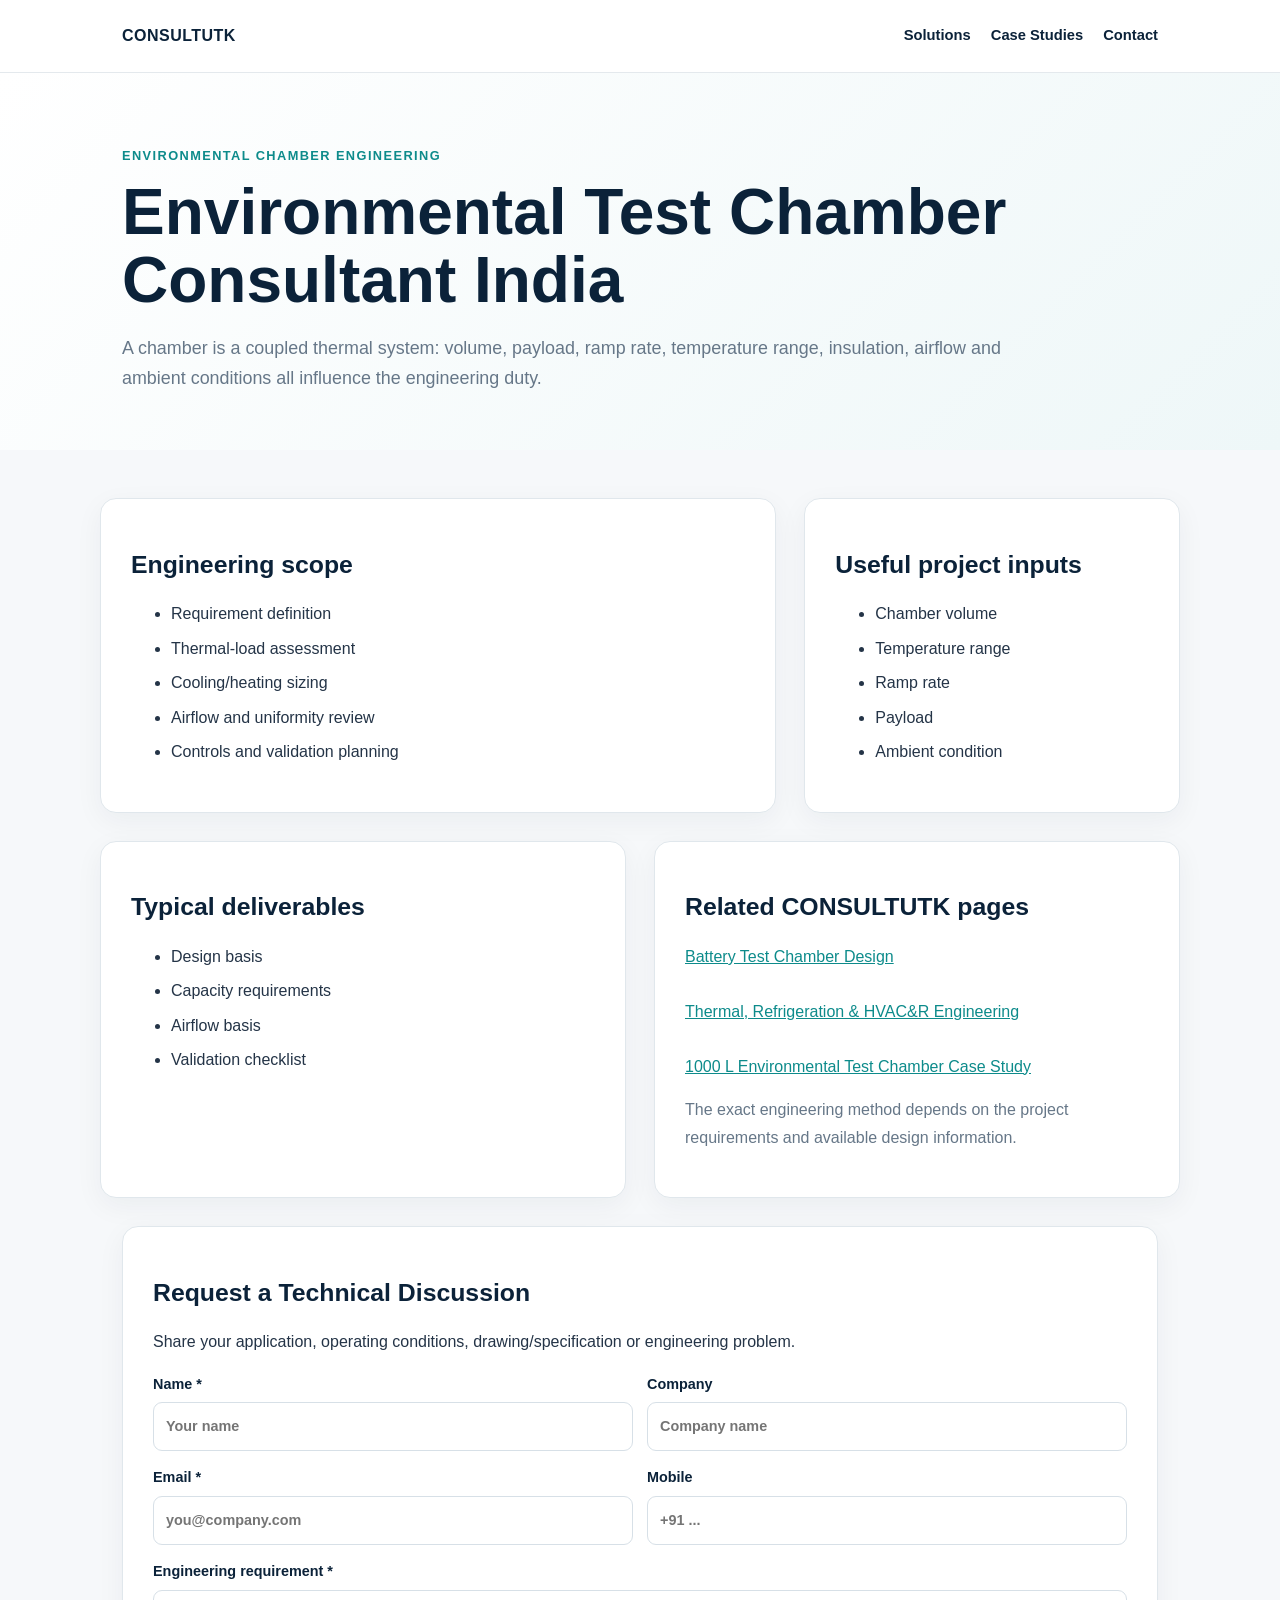
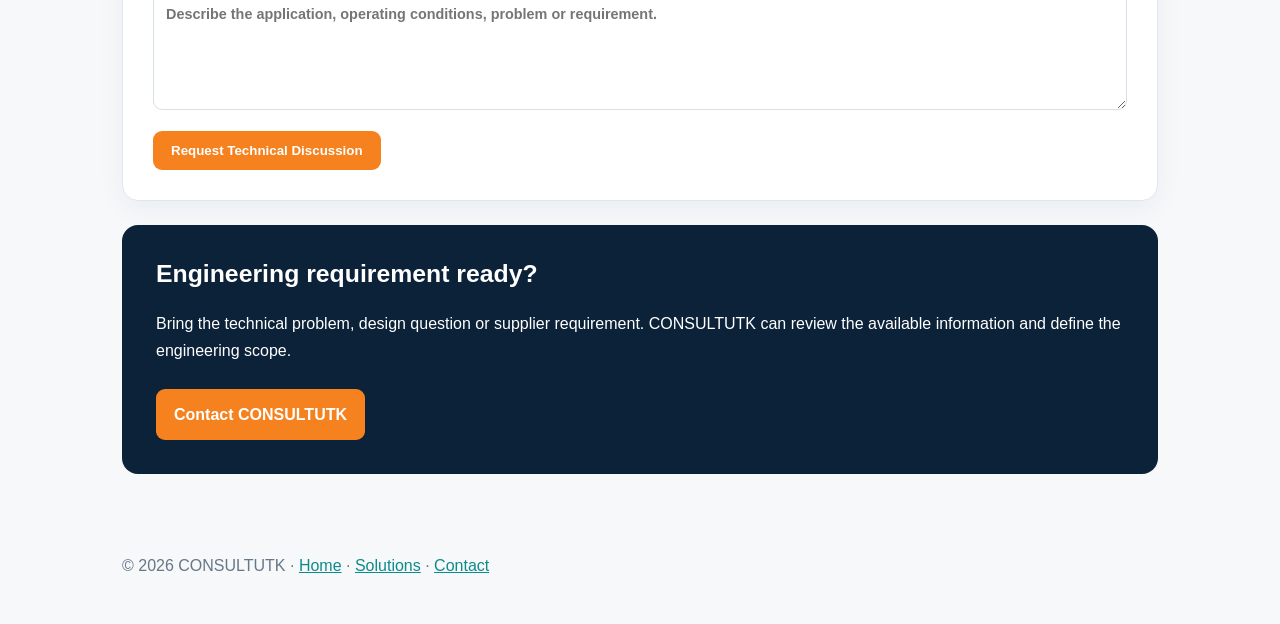
<file: environmental-test-chamber-consultant.html>
<!DOCTYPE html>
<html lang="en">
<head>
<meta charset="UTF-8">
<meta name="viewport" content="width=device-width,initial-scale=1">
<title>Environmental Test Chamber Consultant India</title>
<meta name="description" content="CONSULTUTK provides engineering consulting for environmental test chamber consultant india covering practical design, analysis, component selection, validation and technical review.">
<link rel="canonical" href="https://consultutk.in/environmental-test-chamber-consultant.html">
<meta name="robots" content="index,follow">
<meta property="og:title" content="Environmental Test Chamber Consultant India">
<meta property="og:description" content="CONSULTUTK provides engineering consulting for environmental test chamber consultant india covering practical design, analysis, component selection, validation and technical review.">
<meta property="og:url" content="https://consultutk.in/environmental-test-chamber-consultant.html">
<meta property="og:type" content="website">
<script type="application/ld+json">{"@context":"https://schema.org","@type":"Service","name":"Environmental Test Chamber Consultant India","provider":{"@type":"ProfessionalService","name":"CONSULTUTK","url":"https://consultutk.in/","email":"consultutk@gmail.com"},"areaServed":{"@type":"Country","name":"India"},"description":"CONSULTUTK provides engineering consulting for environmental test chamber consultant india covering practical design, analysis, component selection, validation and technical review."}</script>
<style>:root{--n:#0b2239;--t:#0d8b8b;--o:#f5821f;--m:#667788;--bg:#f6f8fa}*{box-sizing:border-box}body{margin:0;font:16px/1.72 Arial,Helvetica,sans-serif;color:#243447;background:var(--bg)}a{color:var(--t)}.w{max-width:1080px;margin:auto;padding:0 22px}.top{background:#fff;border-bottom:1px solid #e4e9ed}.nav{height:72px;display:flex;align-items:center;justify-content:space-between;gap:20px}.brand{text-decoration:none;color:var(--n);font-weight:900;letter-spacing:.03em}.links{display:flex;gap:20px}.links a{text-decoration:none;color:var(--n);font-weight:700;font-size:.92rem}.hero{padding:72px 0 56px;background:linear-gradient(135deg,#fff,#eef7f8)}.ey{color:var(--t);font-weight:800;text-transform:uppercase;letter-spacing:.11em;font-size:.8rem}.hero h1{font-size:clamp(2.25rem,5vw,4.1rem);line-height:1.06;color:var(--n);margin:12px 0 18px}.hero p{max-width:880px;font-size:1.12rem;color:var(--m);margin:0}.grid{display:grid;grid-template-columns:1.8fr 1fr;gap:28px;padding:48px 0 28px}.two{display:grid;grid-template-columns:1fr 1fr;gap:28px;padding:0 0 28px}.card,.lead{background:#fff;border:1px solid #e0e7ec;border-radius:16px;padding:30px;box-shadow:0 8px 28px rgba(11,34,57,.05)}h2{color:var(--n);font-size:1.55rem;line-height:1.2}h3{color:var(--n)}li{margin:7px 0}.lead{margin:0 0 24px}.form-grid{display:grid;grid-template-columns:1fr 1fr;gap:14px}.form-grid label{display:block;font-weight:700;font-size:.9rem;color:var(--n)}.form-grid input,.form-grid textarea{width:100%;margin-top:6px;padding:11px 12px;border:1px solid #d7e0e7;border-radius:9px;font:inherit}.form-grid textarea{min-height:120px;resize:vertical}.full{grid-column:1/-1}.btn{border:0;background:var(--o);color:#fff;padding:12px 18px;border-radius:9px;font-weight:800;cursor:pointer}.note{margin:10px 0 0;color:var(--t);font-size:.9rem}.error{color:#c43d3d}.cta{background:var(--n);color:#fff;border-radius:16px;padding:34px;margin:0 0 50px}.cta h2{color:#fff;margin-top:0}.cta .btn{display:inline-block;text-decoration:none;margin-top:8px}.foot{padding:28px 0 44px;color:var(--m)}@media(max-width:780px){.links{display:none}.grid,.two,.form-grid{grid-template-columns:1fr}.full{grid-column:auto}}</style>
</head>
<body>
<header class="top"><div class="w nav"><a class="brand" href="index.html">CONSULTUTK</a><nav class="links"><a href="index.html#solutions">Solutions</a><a href="index.html#case-studies">Case Studies</a><a href="index.html#contact">Contact</a></nav></div></header>
<main>
<section class="hero"><div class="w"><div class="ey">Environmental Chamber Engineering</div><h1>Environmental Test Chamber Consultant India</h1><p>A chamber is a coupled thermal system: volume, payload, ramp rate, temperature range, insulation, airflow and ambient conditions all influence the engineering duty.</p></div></section>
<section class="w grid"><article class="card"><h2>Engineering scope</h2><ul><li>Requirement definition</li><li>Thermal-load assessment</li><li>Cooling/heating sizing</li><li>Airflow and uniformity review</li><li>Controls and validation planning</li></ul></article><aside class="card"><h2>Useful project inputs</h2><ul><li>Chamber volume</li><li>Temperature range</li><li>Ramp rate</li><li>Payload</li><li>Ambient condition</li></ul></aside></section>
<section class="w two"><div class="card"><h2>Typical deliverables</h2><ul><li>Design basis</li><li>Capacity requirements</li><li>Airflow basis</li><li>Validation checklist</li></ul></div><div class="card"><h2>Related CONSULTUTK pages</h2><p><a href="battery-test-chamber-design.html">Battery Test Chamber Design</a><br><br><a href="thermal-refrigeration-hvac-engineering.html">Thermal, Refrigeration & HVAC&R Engineering</a><br><br><a href="case-study-1000l-environmental-test-chamber.html">1000 L Environmental Test Chamber Case Study</a></p><p style="color:var(--m)">The exact engineering method depends on the project requirements and available design information.</p></div></section>
<section class="w"><div class="lead"><h2>Request a Technical Discussion</h2><p>Share your application, operating conditions, drawing/specification or engineering problem.</p><form id="techForm" novalidate><input type="hidden" name="access_key" value="a9d9098e-149a-4375-8e09-4c0ac8f4906e"><input type="hidden" name="subject" value="CONSULTUTK — Technical Discussion: Environmental Test Chamber Consultant India"><input type="hidden" name="from_name" value="CONSULTUTK Website"><input type="hidden" name="topic" value="Environmental Test Chamber Consultant India"><input type="checkbox" name="botcheck" tabindex="-1" autocomplete="off" style="display:none" aria-hidden="true"><div class="form-grid"><label>Name *<input name="name" required autocomplete="name" placeholder="Your name"></label><label>Company<input name="company" autocomplete="organization" placeholder="Company name"></label><label>Email *<input name="email" type="email" required autocomplete="email" placeholder="you@company.com"></label><label>Mobile<input name="mobile" type="tel" autocomplete="tel" placeholder="+91 ..."></label><label class="full">Engineering requirement *<textarea name="message" required placeholder="Describe the application, operating conditions, problem or requirement."></textarea></label><div class="full"><button class="btn" type="submit">Request Technical Discussion</button><p class="note" id="formNote" hidden></p></div></div></form></div></section>
<section class="w"><div class="cta"><h2>Engineering requirement ready?</h2><p>Bring the technical problem, design question or supplier requirement. CONSULTUTK can review the available information and define the engineering scope.</p><a class="btn" href="index.html#contact">Contact CONSULTUTK</a></div></section>
</main>
<footer class="foot"><div class="w">© <span id="y"></span> CONSULTUTK · <a href="index.html">Home</a> · <a href="index.html#solutions">Solutions</a> · <a href="index.html#contact">Contact</a></div></footer>
<script>document.getElementById('y').textContent=new Date().getFullYear();</script>
<script>(()=>{const f=document.getElementById('techForm');if(!f)return;const b=f.querySelector('button'),n=document.getElementById('formNote');f.addEventListener('submit',async e=>{e.preventDefault();if(!f.checkValidity()){f.reportValidity();return}const old=b.textContent;b.disabled=true;b.textContent='Sending…';n.hidden=true;n.classList.remove('error');try{const r=await fetch('https://api.web3forms.com/submit',{method:'POST',headers:{Accept:'application/json'},body:new FormData(f)});const d=await r.json();if(d.success){f.reset();b.disabled=false;b.textContent='Request Sent ✓';n.textContent='Thanks — your requirement has been sent. We’ll get back to you soon.';n.hidden=false}else{b.disabled=false;b.textContent=old;n.textContent=d.message||'Unable to send the request. Please try again.';n.classList.add('error');n.hidden=false}}catch(err){b.disabled=false;b.textContent=old;n.textContent='Network error. Please email consultutk@gmail.com directly.';n.classList.add('error');n.hidden=false}})})();</script>
</body></html>
</file>
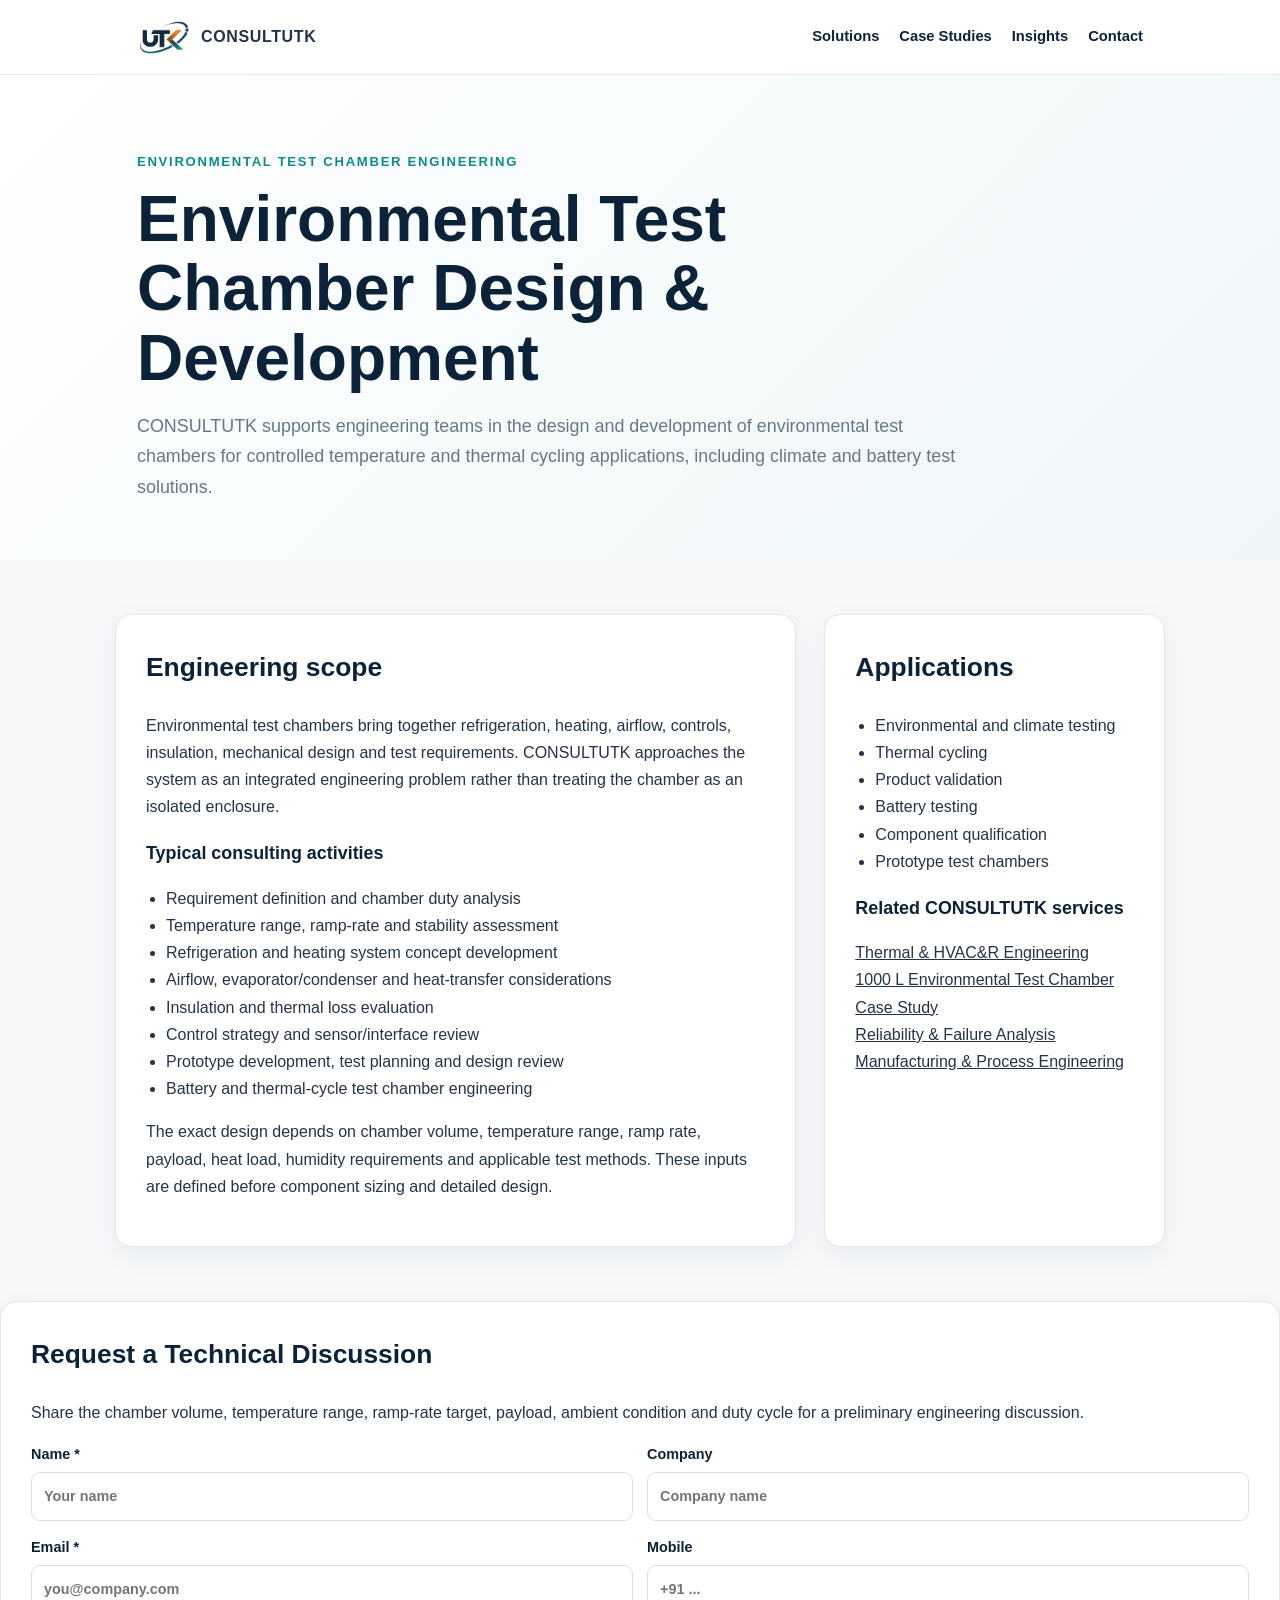
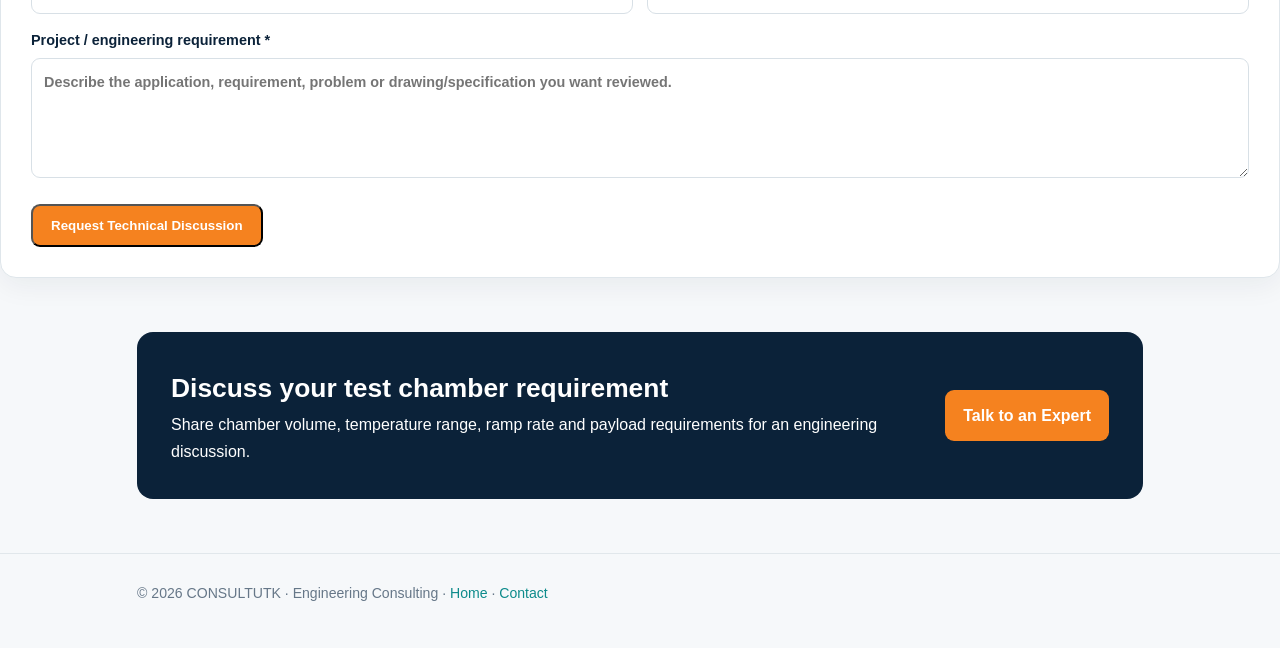
<file: environmental-test-chamber-design.html>
<!DOCTYPE html>
<html lang="en">
<head>
<meta charset="UTF-8">
<meta name="viewport" content="width=device-width, initial-scale=1.0">
<title>Environmental Test Chamber Design & Development | CONSULTUTK</title>
<meta name="description" content="CONSULTUTK provides engineering consulting for environmental test chamber design and development, including climate chambers, thermal cycling and battery test chamber applications.">
<link rel="canonical" href="https://consultutk.in/environmental-test-chamber-design.html">
<meta name="robots" content="index,follow">
<meta property="og:title" content="Environmental Test Chamber Design & Development | CONSULTUTK">
<meta property="og:description" content="Engineering consulting for environmental test chambers, climate chambers, thermal cycling and battery test applications.">
<meta property="og:url" content="https://consultutk.in/environmental-test-chamber-design.html">
<meta property="og:type" content="website">
<link rel="icon" href="utk-logo.png">
<style>
:root{--navy:#0b2239;--teal:#0d8b8b;--orange:#f5821f;--ink:#243447;--muted:#667788;--bg:#f6f8fa;--white:#fff}*{box-sizing:border-box}body{margin:0;font-family:Arial,Helvetica,sans-serif;color:var(--ink);background:var(--bg);line-height:1.7}a{color:inherit}.wrap{max-width:1050px;margin:auto;padding:0 22px}.top{background:var(--white);border-bottom:1px solid #e6ebef}.nav{height:74px;display:flex;align-items:center;justify-content:space-between;gap:24px}.brand{display:flex;align-items:center;gap:10px;text-decoration:none;font-weight:800;letter-spacing:.04em}.brand img{width:54px;height:auto}.links{display:flex;gap:20px;font-size:.92rem}.links a{text-decoration:none;font-weight:700;color:var(--navy)}.hero{padding:76px 0 58px;background:linear-gradient(135deg,#fff 0%,#eef7f8 100%)}.eyebrow{text-transform:uppercase;letter-spacing:.13em;font-weight:800;color:var(--teal);font-size:.82rem}.hero h1{font-size:clamp(2.2rem,5vw,4rem);line-height:1.08;margin:12px 0 18px;color:var(--navy);max-width:850px}.hero p{font-size:1.12rem;max-width:820px;color:var(--muted);margin:0}.grid{display:grid;grid-template-columns:2fr 1fr;gap:28px;padding:54px 0}.card{background:var(--white);border:1px solid #e2e8ed;border-radius:16px;padding:30px;box-shadow:0 8px 28px rgba(11,34,57,.06)}h2{color:var(--navy);margin-top:0;font-size:1.65rem}h3{color:var(--navy);font-size:1.12rem;margin-bottom:8px}.card ul{padding-left:20px}.cta{background:var(--navy);color:#fff;border-radius:16px;padding:34px;margin:0 0 54px;display:flex;align-items:center;justify-content:space-between;gap:24px}.cta h2{color:#fff;margin:0}.btn{display:inline-block;background:var(--orange);color:#fff;padding:12px 18px;border-radius:9px;text-decoration:none;font-weight:800;white-space:nowrap}.footer{padding:28px 0 42px;color:var(--muted);font-size:.88rem;border-top:1px solid #e1e7eb}.footer a{color:var(--teal);text-decoration:none}@media(max-width:760px){.links{display:none}.grid{grid-template-columns:1fr}.cta{display:block}.cta .btn{margin-top:18px}}
</style>
<script type="application/ld+json">
{"@context":"https://schema.org","@type":"Service","name":"Environmental Test Chamber Design & Development","provider":{"@type":"ProfessionalService","name":"CONSULTUTK","url":"https://consultutk.in/","email":"consultutk@gmail.com"},"areaServed":{"@type":"Country","name":"India"},"serviceType":"Environmental test chamber engineering consulting"}
</script>
<style id="lead-form-style">.lead-form-section{padding:0 0 54px}.lead-form-card{background:#fff;border:1px solid #dfe6eb;border-radius:16px;padding:30px;box-shadow:0 8px 28px rgba(11,34,57,.06)}.lead-form-card h2{margin-top:0}.lead-form-grid{display:grid;grid-template-columns:1fr 1fr;gap:14px}.lead-form-card label{display:block;font-weight:700;color:#0b2239;font-size:.9rem}.lead-form-card input,.lead-form-card textarea{width:100%;margin-top:6px;padding:11px 12px;border:1px solid #d8e0e6;border-radius:9px;font:inherit;box-sizing:border-box}.lead-form-card textarea{min-height:120px;resize:vertical}.lead-form-card .full{grid-column:1/-1}.lead-form-card button{margin-top:4px}.lead-form-note{margin:10px 0 0;color:#0d8b8b;font-size:.9rem}.lead-form-note.error{color:#c43d3d}@media(max-width:760px){.lead-form-grid{grid-template-columns:1fr}}</style>
</head>
<body>
<header class="top"><div class="wrap nav"><a class="brand" href="index.html"><img src="utk-logo.png" alt="CONSULTUTK logo"><span>CONSULTUTK</span></a><nav class="links"><a href="index.html#solutions">Solutions</a><a href="index.html#case-studies">Case Studies</a><a href="index.html#insights">Insights</a><a href="index.html#contact">Contact</a></nav></div></header>
<main>
<section class="hero"><div class="wrap"><div class="eyebrow">Environmental Test Chamber Engineering</div><h1>Environmental Test Chamber Design &amp; Development</h1><p>CONSULTUTK supports engineering teams in the design and development of environmental test chambers for controlled temperature and thermal cycling applications, including climate and battery test solutions.</p></div></section>
<section class="wrap grid">
<div class="card"><h2>Engineering scope</h2><p>Environmental test chambers bring together refrigeration, heating, airflow, controls, insulation, mechanical design and test requirements. CONSULTUTK approaches the system as an integrated engineering problem rather than treating the chamber as an isolated enclosure.</p><h3>Typical consulting activities</h3><ul><li>Requirement definition and chamber duty analysis</li><li>Temperature range, ramp-rate and stability assessment</li><li>Refrigeration and heating system concept development</li><li>Airflow, evaporator/condenser and heat-transfer considerations</li><li>Insulation and thermal loss evaluation</li><li>Control strategy and sensor/interface review</li><li>Prototype development, test planning and design review</li><li>Battery and thermal-cycle test chamber engineering</li></ul><p>The exact design depends on chamber volume, temperature range, ramp rate, payload, heat load, humidity requirements and applicable test methods. These inputs are defined before component sizing and detailed design.</p></div>
<aside class="card"><h2>Applications</h2><ul><li>Environmental and climate testing</li><li>Thermal cycling</li><li>Product validation</li><li>Battery testing</li><li>Component qualification</li><li>Prototype test chambers</li></ul><h3>Related CONSULTUTK services</h3><p><a href="thermal-refrigeration-hvac-engineering.html">Thermal &amp; HVAC&amp;R Engineering</a><br><a href="case-study-1000l-environmental-test-chamber.html">1000 L Environmental Test Chamber Case Study</a><br><a href="reliability-failure-analysis.html">Reliability &amp; Failure Analysis</a><br><a href="manufacturing-process-engineering.html">Manufacturing &amp; Process Engineering</a></p></aside>
</section>
<section class="w lead-form-section">
  <div class="lead-form-card">
    <h2>Request a Technical Discussion</h2>
    <p>Share the chamber volume, temperature range, ramp-rate target, payload, ambient condition and duty cycle for a preliminary engineering discussion.</p>
    <form id="technicalDiscussionForm" novalidate>
      <input type="hidden" name="access_key" value="a9d9098e-149a-4375-8e09-4c0ac8f4906e">
      <input type="hidden" name="subject" value="CONSULTUTK — Technical Discussion Request: Environmental Test Chamber Design">
      <input type="hidden" name="from_name" value="CONSULTUTK Website">
      <input type="hidden" name="topic" value="Environmental Test Chamber Design">
      <input type="checkbox" name="botcheck" tabindex="-1" autocomplete="off" style="display:none" aria-hidden="true">
      <div class="lead-form-grid">
        <label>Name *<input name="name" type="text" required autocomplete="name" placeholder="Your name"></label>
        <label>Company<input name="company" type="text" autocomplete="organization" placeholder="Company name"></label>
        <label>Email *<input name="email" type="email" required autocomplete="email" placeholder="you@company.com"></label>
        <label>Mobile<input name="mobile" type="tel" autocomplete="tel" placeholder="+91 ..."></label>
        <label class="full">Project / engineering requirement *<textarea name="message" required placeholder="Describe the application, requirement, problem or drawing/specification you want reviewed."></textarea></label>
        <div class="full"><button class="btn" type="submit">Request Technical Discussion</button><p class="lead-form-note" id="leadFormNote" hidden></p></div>
      </div>
    </form>
  </div>
</section>
<section class="wrap"><div class="cta"><div><h2>Discuss your test chamber requirement</h2><div>Share chamber volume, temperature range, ramp rate and payload requirements for an engineering discussion.</div></div><a class="btn" href="index.html#contact">Talk to an Expert</a></div></section>
</main>
<footer class="footer"><div class="wrap">© <span id="y"></span> CONSULTUTK · Engineering Consulting · <a href="index.html">Home</a> · <a href="index.html#contact">Contact</a></div></footer>
<script>document.getElementById('y').textContent=new Date().getFullYear();</script>
<script id="lead-form-script">(()=>{const form=document.getElementById('technicalDiscussionForm');if(!form)return;const btn=form.querySelector('button[type="submit"]'),note=document.getElementById('leadFormNote');form.addEventListener('submit',async e=>{e.preventDefault();if(!form.checkValidity()){form.reportValidity();return}const original=btn.textContent;btn.disabled=true;btn.textContent='Sending…';note.hidden=true;note.classList.remove('error');try{const res=await fetch('https://api.web3forms.com/submit',{method:'POST',headers:{Accept:'application/json'},body:new FormData(form)});const data=await res.json();if(data.success){form.reset();btn.disabled=false;btn.textContent='Request Sent ✓';note.textContent='Thanks — your requirement has been sent. We’ll get back to you soon.';note.hidden=false}else{btn.disabled=false;btn.textContent=original;note.textContent=data.message||'Unable to send the request. Please try again.';note.classList.add('error');note.hidden=false}}catch(err){btn.disabled=false;btn.textContent=original;note.textContent='Network error. Please try again or email consultutk@gmail.com directly.';note.classList.add('error');note.hidden=false}})})();</script>
</body></html>
</file>
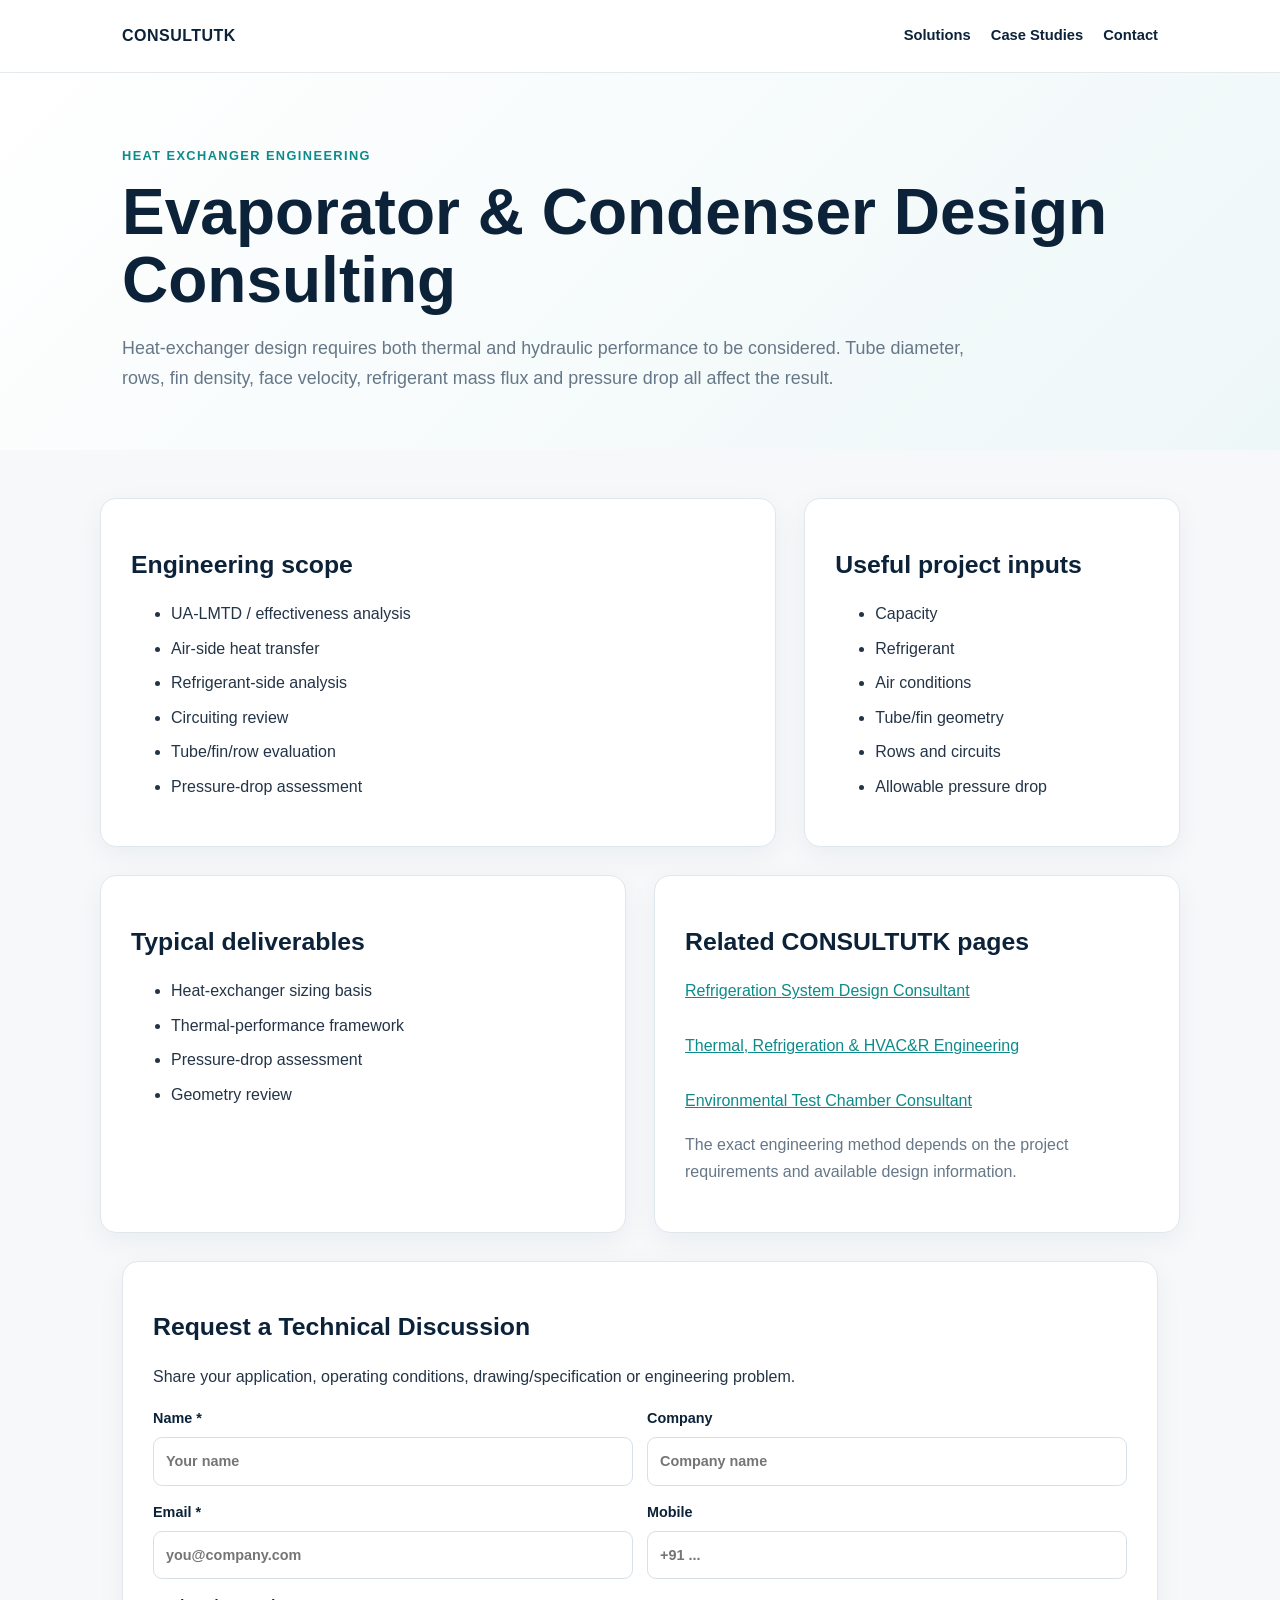
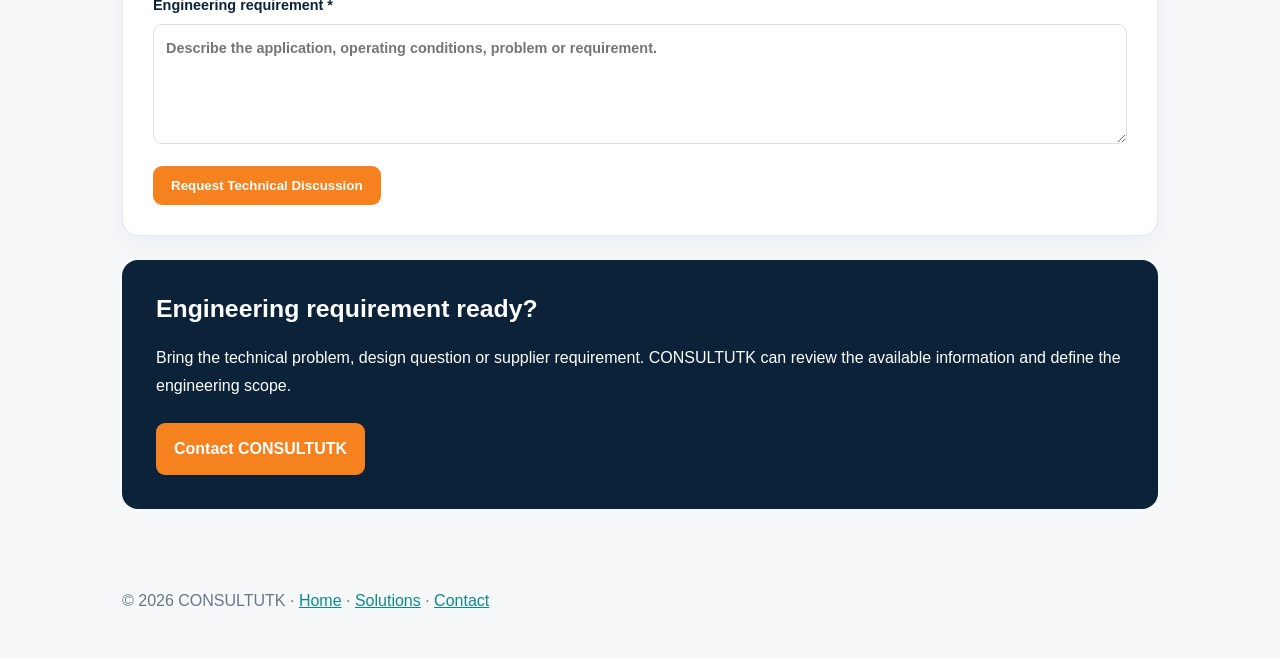
<file: evaporator-condenser-design-consulting.html>
<!DOCTYPE html>
<html lang="en">
<head>
<meta charset="UTF-8">
<meta name="viewport" content="width=device-width,initial-scale=1">
<title>Evaporator &amp; Condenser Design Consulting</title>
<meta name="description" content="CONSULTUTK provides engineering consulting for evaporator &amp; condenser design consulting covering practical design, analysis, component selection, validation and technical review.">
<link rel="canonical" href="https://consultutk.in/evaporator-condenser-design-consulting.html">
<meta name="robots" content="index,follow">
<meta property="og:title" content="Evaporator &amp; Condenser Design Consulting">
<meta property="og:description" content="CONSULTUTK provides engineering consulting for evaporator &amp; condenser design consulting covering practical design, analysis, component selection, validation and technical review.">
<meta property="og:url" content="https://consultutk.in/evaporator-condenser-design-consulting.html">
<meta property="og:type" content="website">
<script type="application/ld+json">{"@context":"https://schema.org","@type":"Service","name":"Evaporator & Condenser Design Consulting","provider":{"@type":"ProfessionalService","name":"CONSULTUTK","url":"https://consultutk.in/","email":"consultutk@gmail.com"},"areaServed":{"@type":"Country","name":"India"},"description":"CONSULTUTK provides engineering consulting for evaporator & condenser design consulting covering practical design, analysis, component selection, validation and technical review."}</script>
<style>:root{--n:#0b2239;--t:#0d8b8b;--o:#f5821f;--m:#667788;--bg:#f6f8fa}*{box-sizing:border-box}body{margin:0;font:16px/1.72 Arial,Helvetica,sans-serif;color:#243447;background:var(--bg)}a{color:var(--t)}.w{max-width:1080px;margin:auto;padding:0 22px}.top{background:#fff;border-bottom:1px solid #e4e9ed}.nav{height:72px;display:flex;align-items:center;justify-content:space-between;gap:20px}.brand{text-decoration:none;color:var(--n);font-weight:900;letter-spacing:.03em}.links{display:flex;gap:20px}.links a{text-decoration:none;color:var(--n);font-weight:700;font-size:.92rem}.hero{padding:72px 0 56px;background:linear-gradient(135deg,#fff,#eef7f8)}.ey{color:var(--t);font-weight:800;text-transform:uppercase;letter-spacing:.11em;font-size:.8rem}.hero h1{font-size:clamp(2.25rem,5vw,4.1rem);line-height:1.06;color:var(--n);margin:12px 0 18px}.hero p{max-width:880px;font-size:1.12rem;color:var(--m);margin:0}.grid{display:grid;grid-template-columns:1.8fr 1fr;gap:28px;padding:48px 0 28px}.two{display:grid;grid-template-columns:1fr 1fr;gap:28px;padding:0 0 28px}.card,.lead{background:#fff;border:1px solid #e0e7ec;border-radius:16px;padding:30px;box-shadow:0 8px 28px rgba(11,34,57,.05)}h2{color:var(--n);font-size:1.55rem;line-height:1.2}h3{color:var(--n)}li{margin:7px 0}.lead{margin:0 0 24px}.form-grid{display:grid;grid-template-columns:1fr 1fr;gap:14px}.form-grid label{display:block;font-weight:700;font-size:.9rem;color:var(--n)}.form-grid input,.form-grid textarea{width:100%;margin-top:6px;padding:11px 12px;border:1px solid #d7e0e7;border-radius:9px;font:inherit}.form-grid textarea{min-height:120px;resize:vertical}.full{grid-column:1/-1}.btn{border:0;background:var(--o);color:#fff;padding:12px 18px;border-radius:9px;font-weight:800;cursor:pointer}.note{margin:10px 0 0;color:var(--t);font-size:.9rem}.error{color:#c43d3d}.cta{background:var(--n);color:#fff;border-radius:16px;padding:34px;margin:0 0 50px}.cta h2{color:#fff;margin-top:0}.cta .btn{display:inline-block;text-decoration:none;margin-top:8px}.foot{padding:28px 0 44px;color:var(--m)}@media(max-width:780px){.links{display:none}.grid,.two,.form-grid{grid-template-columns:1fr}.full{grid-column:auto}}</style>
</head>
<body>
<header class="top"><div class="w nav"><a class="brand" href="index.html">CONSULTUTK</a><nav class="links"><a href="index.html#solutions">Solutions</a><a href="index.html#case-studies">Case Studies</a><a href="index.html#contact">Contact</a></nav></div></header>
<main>
<section class="hero"><div class="w"><div class="ey">Heat Exchanger Engineering</div><h1>Evaporator & Condenser Design Consulting</h1><p>Heat-exchanger design requires both thermal and hydraulic performance to be considered. Tube diameter, rows, fin density, face velocity, refrigerant mass flux and pressure drop all affect the result.</p></div></section>
<section class="w grid"><article class="card"><h2>Engineering scope</h2><ul><li>UA-LMTD / effectiveness analysis</li><li>Air-side heat transfer</li><li>Refrigerant-side analysis</li><li>Circuiting review</li><li>Tube/fin/row evaluation</li><li>Pressure-drop assessment</li></ul></article><aside class="card"><h2>Useful project inputs</h2><ul><li>Capacity</li><li>Refrigerant</li><li>Air conditions</li><li>Tube/fin geometry</li><li>Rows and circuits</li><li>Allowable pressure drop</li></ul></aside></section>
<section class="w two"><div class="card"><h2>Typical deliverables</h2><ul><li>Heat-exchanger sizing basis</li><li>Thermal-performance framework</li><li>Pressure-drop assessment</li><li>Geometry review</li></ul></div><div class="card"><h2>Related CONSULTUTK pages</h2><p><a href="refrigeration-system-design-consultant.html">Refrigeration System Design Consultant</a><br><br><a href="thermal-refrigeration-hvac-engineering.html">Thermal, Refrigeration & HVAC&R Engineering</a><br><br><a href="environmental-test-chamber-consultant.html">Environmental Test Chamber Consultant</a></p><p style="color:var(--m)">The exact engineering method depends on the project requirements and available design information.</p></div></section>
<section class="w"><div class="lead"><h2>Request a Technical Discussion</h2><p>Share your application, operating conditions, drawing/specification or engineering problem.</p><form id="techForm" novalidate><input type="hidden" name="access_key" value="a9d9098e-149a-4375-8e09-4c0ac8f4906e"><input type="hidden" name="subject" value="CONSULTUTK — Technical Discussion: Evaporator &amp; Condenser Design Consulting"><input type="hidden" name="from_name" value="CONSULTUTK Website"><input type="hidden" name="topic" value="Evaporator &amp; Condenser Design Consulting"><input type="checkbox" name="botcheck" tabindex="-1" autocomplete="off" style="display:none" aria-hidden="true"><div class="form-grid"><label>Name *<input name="name" required autocomplete="name" placeholder="Your name"></label><label>Company<input name="company" autocomplete="organization" placeholder="Company name"></label><label>Email *<input name="email" type="email" required autocomplete="email" placeholder="you@company.com"></label><label>Mobile<input name="mobile" type="tel" autocomplete="tel" placeholder="+91 ..."></label><label class="full">Engineering requirement *<textarea name="message" required placeholder="Describe the application, operating conditions, problem or requirement."></textarea></label><div class="full"><button class="btn" type="submit">Request Technical Discussion</button><p class="note" id="formNote" hidden></p></div></div></form></div></section>
<section class="w"><div class="cta"><h2>Engineering requirement ready?</h2><p>Bring the technical problem, design question or supplier requirement. CONSULTUTK can review the available information and define the engineering scope.</p><a class="btn" href="index.html#contact">Contact CONSULTUTK</a></div></section>
</main>
<footer class="foot"><div class="w">© <span id="y"></span> CONSULTUTK · <a href="index.html">Home</a> · <a href="index.html#solutions">Solutions</a> · <a href="index.html#contact">Contact</a></div></footer>
<script>document.getElementById('y').textContent=new Date().getFullYear();</script>
<script>(()=>{const f=document.getElementById('techForm');if(!f)return;const b=f.querySelector('button'),n=document.getElementById('formNote');f.addEventListener('submit',async e=>{e.preventDefault();if(!f.checkValidity()){f.reportValidity();return}const old=b.textContent;b.disabled=true;b.textContent='Sending…';n.hidden=true;n.classList.remove('error');try{const r=await fetch('https://api.web3forms.com/submit',{method:'POST',headers:{Accept:'application/json'},body:new FormData(f)});const d=await r.json();if(d.success){f.reset();b.disabled=false;b.textContent='Request Sent ✓';n.textContent='Thanks — your requirement has been sent. We’ll get back to you soon.';n.hidden=false}else{b.disabled=false;b.textContent=old;n.textContent=d.message||'Unable to send the request. Please try again.';n.classList.add('error');n.hidden=false}}catch(err){b.disabled=false;b.textContent=old;n.textContent='Network error. Please email consultutk@gmail.com directly.';n.classList.add('error');n.hidden=false}})})();</script>
</body></html>
</file>
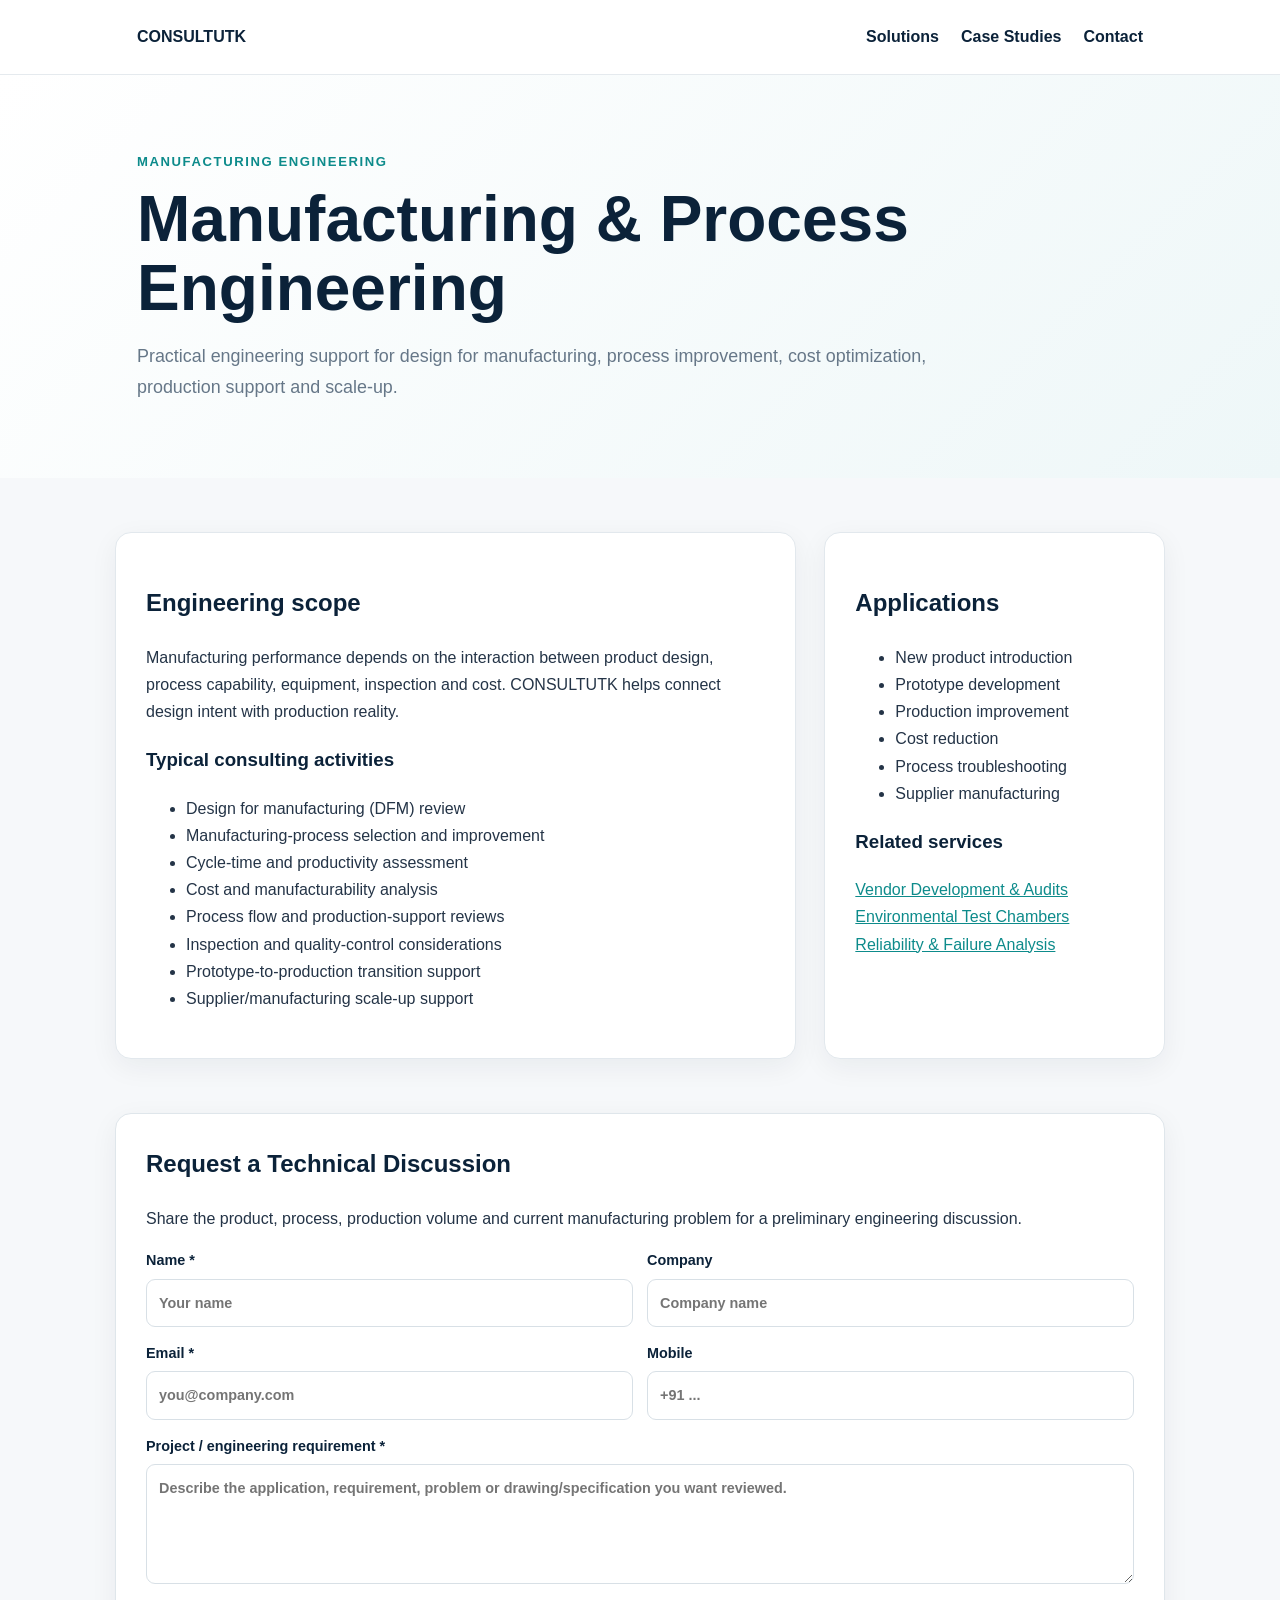
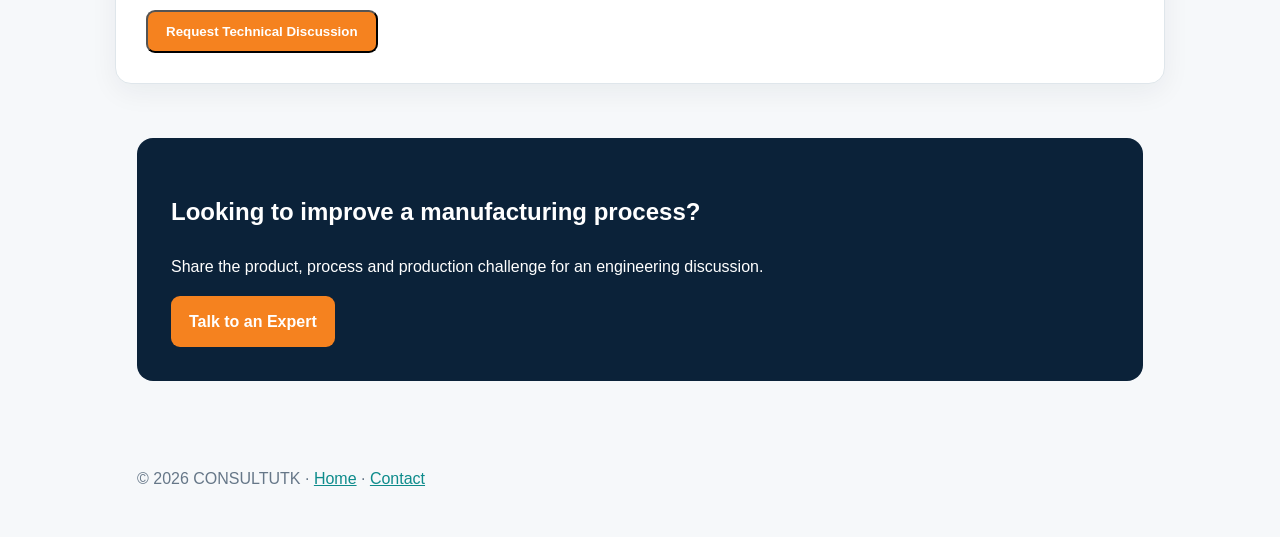
<file: manufacturing-process-engineering.html>
<!DOCTYPE html><html lang="en"><head><meta charset="UTF-8"><meta name="viewport" content="width=device-width,initial-scale=1"><title>Manufacturing & Process Engineering Consulting | CONSULTUTK</title><meta name="description" content="CONSULTUTK provides manufacturing and process engineering consulting for DFM, process improvement, cost optimization, production support and engineering scale-up."><link rel="canonical" href="https://consultutk.in/manufacturing-process-engineering.html"><meta name="robots" content="index,follow"><meta property="og:title" content="Manufacturing & Process Engineering Consulting | CONSULTUTK"><meta property="og:description" content="DFM, process improvement, cost optimization and production engineering consulting."><meta property="og:url" content="https://consultutk.in/manufacturing-process-engineering.html"><meta property="og:type" content="website"><style>:root{--n:#0b2239;--t:#0d8b8b;--o:#f5821f;--m:#667788;--bg:#f6f8fa}*{box-sizing:border-box}body{margin:0;font:16px/1.7 Arial;color:#243447;background:var(--bg)}a{color:var(--t)}.w{max-width:1050px;margin:auto;padding:0 22px}.top{background:#fff;border-bottom:1px solid #e5eaee}.nav{height:74px;display:flex;align-items:center;justify-content:space-between}.brand{text-decoration:none;color:var(--n);font-weight:800}.links{display:flex;gap:22px}.links a{text-decoration:none;color:var(--n);font-weight:700}.hero{padding:76px 0 58px;background:linear-gradient(135deg,#fff,#eef7f8)}.ey{color:var(--t);font-weight:800;text-transform:uppercase;letter-spacing:.12em;font-size:.82rem}.hero h1{font-size:clamp(2.2rem,5vw,4rem);line-height:1.08;color:var(--n);margin:12px 0}.hero p{max-width:820px;font-size:1.12rem;color:var(--m)}.grid{display:grid;grid-template-columns:2fr 1fr;gap:28px;padding:54px 0}.card{background:#fff;border:1px solid #e2e8ed;border-radius:16px;padding:30px;box-shadow:0 8px 28px rgba(11,34,57,.06)}h2,h3{color:var(--n)}.cta{background:var(--n);color:#fff;border-radius:16px;padding:34px;margin-bottom:54px}.cta h2{color:#fff}.btn{display:inline-block;background:var(--o);color:#fff;padding:12px 18px;border-radius:9px;text-decoration:none;font-weight:800}.foot{padding:30px 0 45px;color:var(--m)}@media(max-width:760px){.links{display:none}.grid{grid-template-columns:1fr}}</style><script type="application/ld+json">{"@context":"https://schema.org","@type":"Service","name":"Manufacturing & Process Engineering","provider":{"@type":"ProfessionalService","name":"CONSULTUTK","url":"https://consultutk.in/","email":"consultutk@gmail.com"},"areaServed":{"@type":"Country","name":"India"},"serviceType":"Manufacturing and process engineering consulting"}</script><style id="lead-form-style">.lead-form-section{padding:0 0 54px}.lead-form-card{background:#fff;border:1px solid #dfe6eb;border-radius:16px;padding:30px;box-shadow:0 8px 28px rgba(11,34,57,.06)}.lead-form-card h2{margin-top:0}.lead-form-grid{display:grid;grid-template-columns:1fr 1fr;gap:14px}.lead-form-card label{display:block;font-weight:700;color:#0b2239;font-size:.9rem}.lead-form-card input,.lead-form-card textarea{width:100%;margin-top:6px;padding:11px 12px;border:1px solid #d8e0e6;border-radius:9px;font:inherit;box-sizing:border-box}.lead-form-card textarea{min-height:120px;resize:vertical}.lead-form-card .full{grid-column:1/-1}.lead-form-card button{margin-top:4px}.lead-form-note{margin:10px 0 0;color:#0d8b8b;font-size:.9rem}.lead-form-note.error{color:#c43d3d}@media(max-width:760px){.lead-form-grid{grid-template-columns:1fr}}</style>
</head><body><header class="top"><div class="w nav"><a class="brand" href="index.html">CONSULTUTK</a><nav class="links"><a href="index.html#solutions">Solutions</a><a href="index.html#case-studies">Case Studies</a><a href="index.html#contact">Contact</a></nav></div></header><main><section class="hero"><div class="w"><div class="ey">Manufacturing Engineering</div><h1>Manufacturing &amp; Process Engineering</h1><p>Practical engineering support for design for manufacturing, process improvement, cost optimization, production support and scale-up.</p></div></section><section class="w grid"><article class="card"><h2>Engineering scope</h2><p>Manufacturing performance depends on the interaction between product design, process capability, equipment, inspection and cost. CONSULTUTK helps connect design intent with production reality.</p><h3>Typical consulting activities</h3><ul><li>Design for manufacturing (DFM) review</li><li>Manufacturing-process selection and improvement</li><li>Cycle-time and productivity assessment</li><li>Cost and manufacturability analysis</li><li>Process flow and production-support reviews</li><li>Inspection and quality-control considerations</li><li>Prototype-to-production transition support</li><li>Supplier/manufacturing scale-up support</li></ul></article><aside class="card"><h2>Applications</h2><ul><li>New product introduction</li><li>Prototype development</li><li>Production improvement</li><li>Cost reduction</li><li>Process troubleshooting</li><li>Supplier manufacturing</li></ul><h3>Related services</h3><p><a href="vendor-development-audits.html">Vendor Development &amp; Audits</a><br><a href="environmental-test-chamber-design.html">Environmental Test Chambers</a><br><a href="reliability-failure-analysis.html">Reliability &amp; Failure Analysis</a></p></aside></section><section class="w lead-form-section">
  <div class="lead-form-card">
    <h2>Request a Technical Discussion</h2>
    <p>Share the product, process, production volume and current manufacturing problem for a preliminary engineering discussion.</p>
    <form id="technicalDiscussionForm" novalidate>
      <input type="hidden" name="access_key" value="a9d9098e-149a-4375-8e09-4c0ac8f4906e">
      <input type="hidden" name="subject" value="CONSULTUTK — Technical Discussion Request: Manufacturing & Process Engineering">
      <input type="hidden" name="from_name" value="CONSULTUTK Website">
      <input type="hidden" name="topic" value="Manufacturing & Process Engineering">
      <input type="checkbox" name="botcheck" tabindex="-1" autocomplete="off" style="display:none" aria-hidden="true">
      <div class="lead-form-grid">
        <label>Name *<input name="name" type="text" required autocomplete="name" placeholder="Your name"></label>
        <label>Company<input name="company" type="text" autocomplete="organization" placeholder="Company name"></label>
        <label>Email *<input name="email" type="email" required autocomplete="email" placeholder="you@company.com"></label>
        <label>Mobile<input name="mobile" type="tel" autocomplete="tel" placeholder="+91 ..."></label>
        <label class="full">Project / engineering requirement *<textarea name="message" required placeholder="Describe the application, requirement, problem or drawing/specification you want reviewed."></textarea></label>
        <div class="full"><button class="btn" type="submit">Request Technical Discussion</button><p class="lead-form-note" id="leadFormNote" hidden></p></div>
      </div>
    </form>
  </div>
</section>
<section class="w"><div class="cta"><h2>Looking to improve a manufacturing process?</h2><p>Share the product, process and production challenge for an engineering discussion.</p><a class="btn" href="index.html#contact">Talk to an Expert</a></div></section></main><footer class="foot"><div class="w">© <span id="y"></span> CONSULTUTK · <a href="index.html">Home</a> · <a href="index.html#contact">Contact</a></div></footer><script>document.getElementById('y').textContent=new Date().getFullYear()</script><script id="lead-form-script">(()=>{const form=document.getElementById('technicalDiscussionForm');if(!form)return;const btn=form.querySelector('button[type="submit"]'),note=document.getElementById('leadFormNote');form.addEventListener('submit',async e=>{e.preventDefault();if(!form.checkValidity()){form.reportValidity();return}const original=btn.textContent;btn.disabled=true;btn.textContent='Sending…';note.hidden=true;note.classList.remove('error');try{const res=await fetch('https://api.web3forms.com/submit',{method:'POST',headers:{Accept:'application/json'},body:new FormData(form)});const data=await res.json();if(data.success){form.reset();btn.disabled=false;btn.textContent='Request Sent ✓';note.textContent='Thanks — your requirement has been sent. We’ll get back to you soon.';note.hidden=false}else{btn.disabled=false;btn.textContent=original;note.textContent=data.message||'Unable to send the request. Please try again.';note.classList.add('error');note.hidden=false}}catch(err){btn.disabled=false;btn.textContent=original;note.textContent='Network error. Please try again or email consultutk@gmail.com directly.';note.classList.add('error');note.hidden=false}})})();</script>
</body></html>
</file>
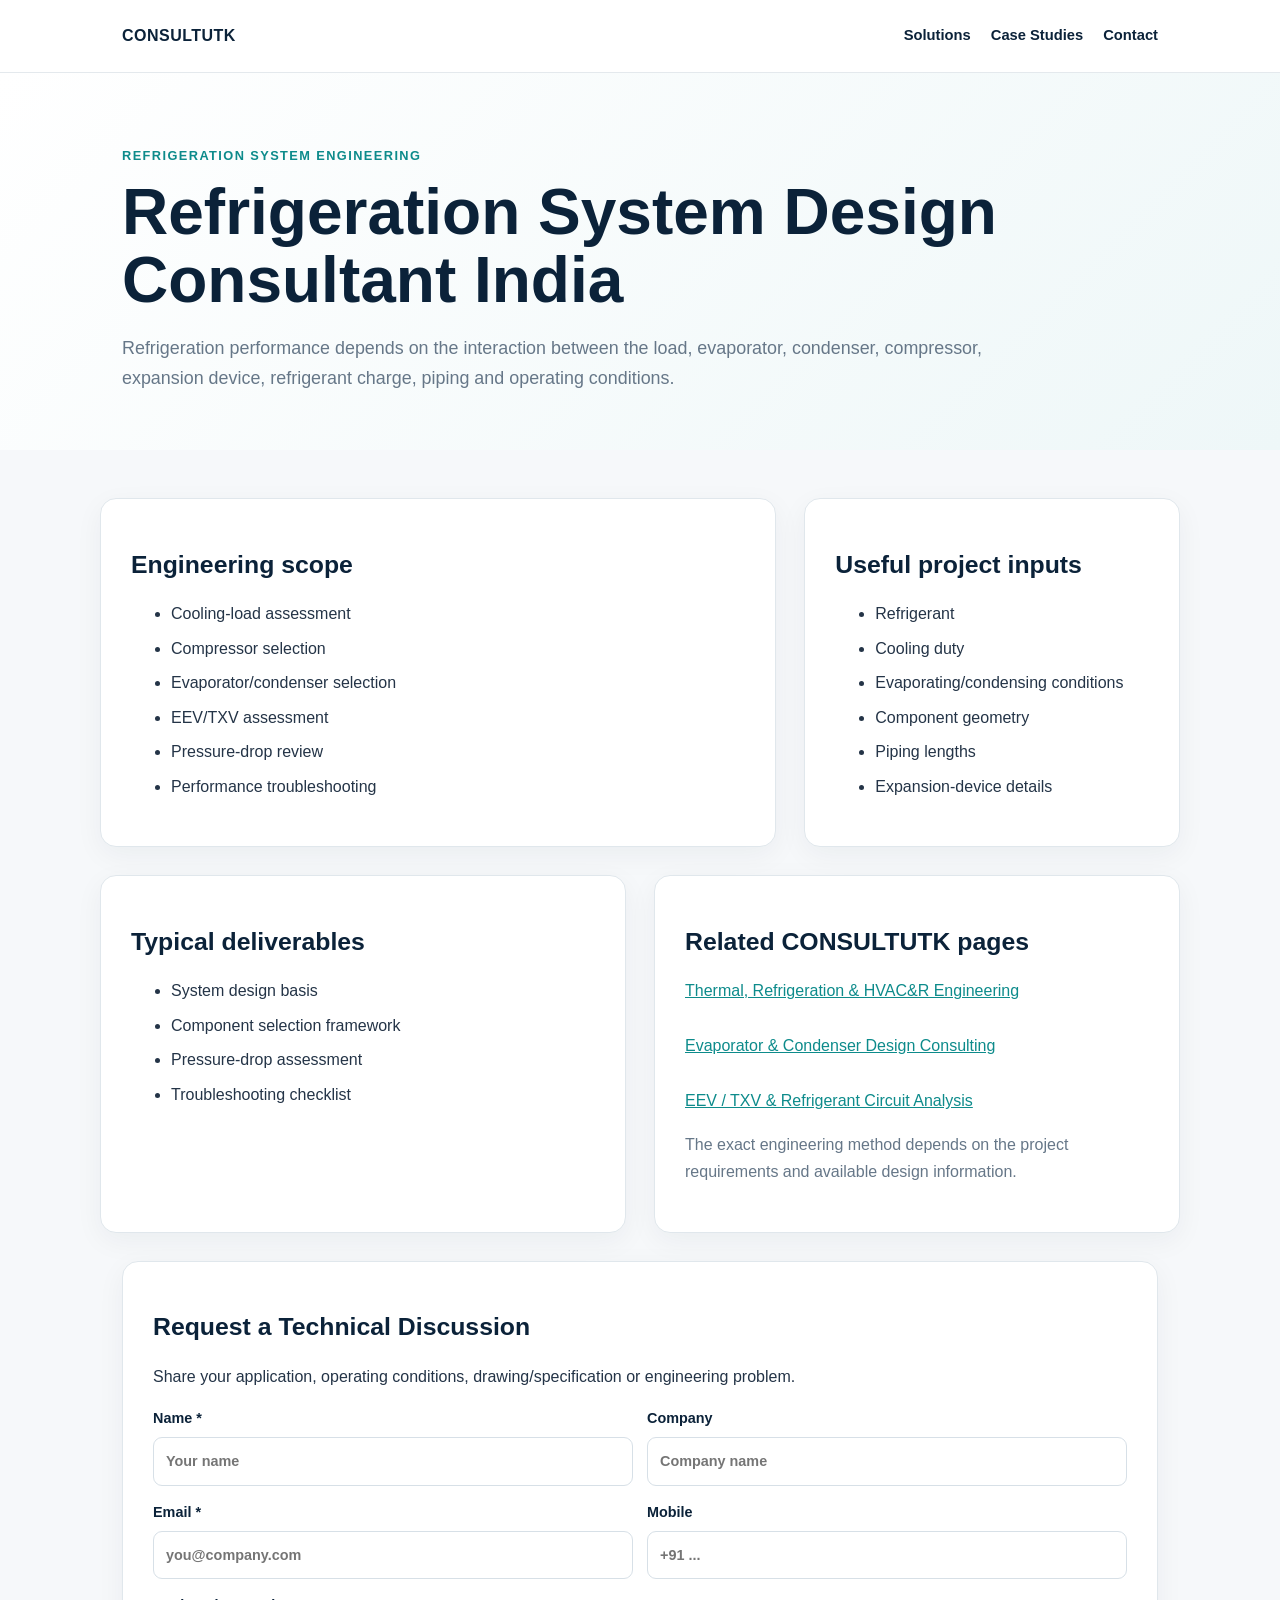
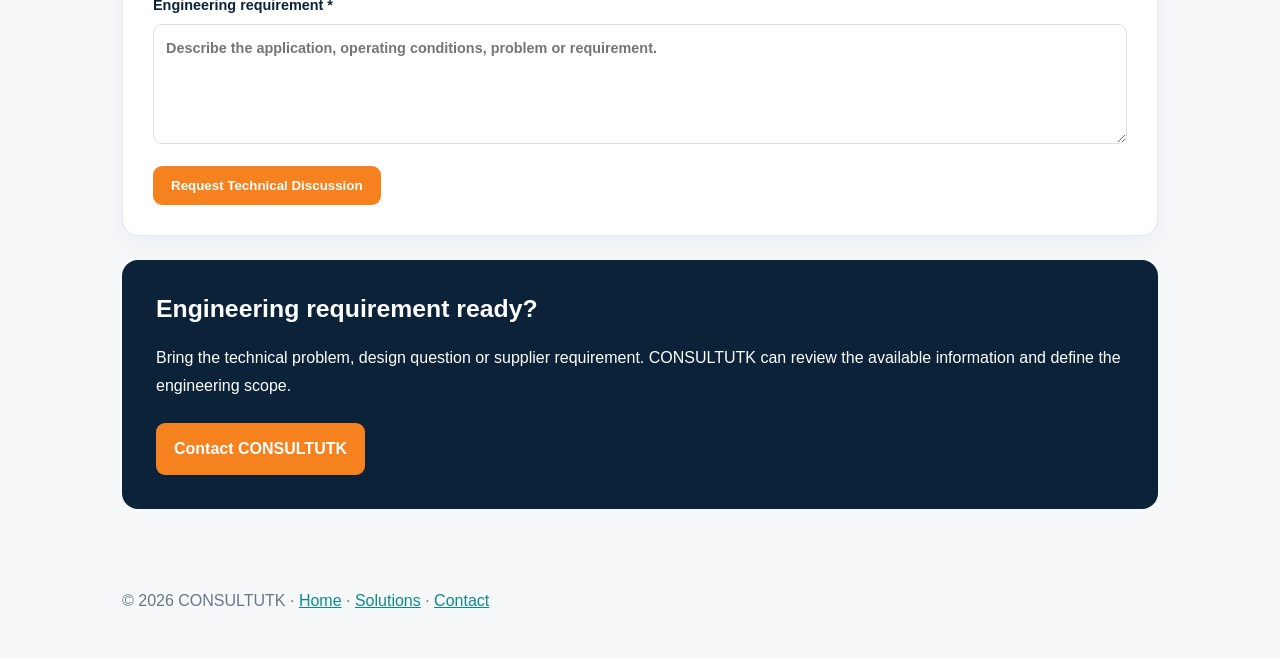
<file: refrigeration-system-design-consultant.html>
<!DOCTYPE html>
<html lang="en">
<head>
<meta charset="UTF-8">
<meta name="viewport" content="width=device-width,initial-scale=1">
<title>Refrigeration System Design Consultant India</title>
<meta name="description" content="CONSULTUTK provides engineering consulting for refrigeration system design consultant india covering practical design, analysis, component selection, validation and technical review.">
<link rel="canonical" href="https://consultutk.in/refrigeration-system-design-consultant.html">
<meta name="robots" content="index,follow">
<meta property="og:title" content="Refrigeration System Design Consultant India">
<meta property="og:description" content="CONSULTUTK provides engineering consulting for refrigeration system design consultant india covering practical design, analysis, component selection, validation and technical review.">
<meta property="og:url" content="https://consultutk.in/refrigeration-system-design-consultant.html">
<meta property="og:type" content="website">
<script type="application/ld+json">{"@context":"https://schema.org","@type":"Service","name":"Refrigeration System Design Consultant India","provider":{"@type":"ProfessionalService","name":"CONSULTUTK","url":"https://consultutk.in/","email":"consultutk@gmail.com"},"areaServed":{"@type":"Country","name":"India"},"description":"CONSULTUTK provides engineering consulting for refrigeration system design consultant india covering practical design, analysis, component selection, validation and technical review."}</script>
<style>:root{--n:#0b2239;--t:#0d8b8b;--o:#f5821f;--m:#667788;--bg:#f6f8fa}*{box-sizing:border-box}body{margin:0;font:16px/1.72 Arial,Helvetica,sans-serif;color:#243447;background:var(--bg)}a{color:var(--t)}.w{max-width:1080px;margin:auto;padding:0 22px}.top{background:#fff;border-bottom:1px solid #e4e9ed}.nav{height:72px;display:flex;align-items:center;justify-content:space-between;gap:20px}.brand{text-decoration:none;color:var(--n);font-weight:900;letter-spacing:.03em}.links{display:flex;gap:20px}.links a{text-decoration:none;color:var(--n);font-weight:700;font-size:.92rem}.hero{padding:72px 0 56px;background:linear-gradient(135deg,#fff,#eef7f8)}.ey{color:var(--t);font-weight:800;text-transform:uppercase;letter-spacing:.11em;font-size:.8rem}.hero h1{font-size:clamp(2.25rem,5vw,4.1rem);line-height:1.06;color:var(--n);margin:12px 0 18px}.hero p{max-width:880px;font-size:1.12rem;color:var(--m);margin:0}.grid{display:grid;grid-template-columns:1.8fr 1fr;gap:28px;padding:48px 0 28px}.two{display:grid;grid-template-columns:1fr 1fr;gap:28px;padding:0 0 28px}.card,.lead{background:#fff;border:1px solid #e0e7ec;border-radius:16px;padding:30px;box-shadow:0 8px 28px rgba(11,34,57,.05)}h2{color:var(--n);font-size:1.55rem;line-height:1.2}h3{color:var(--n)}li{margin:7px 0}.lead{margin:0 0 24px}.form-grid{display:grid;grid-template-columns:1fr 1fr;gap:14px}.form-grid label{display:block;font-weight:700;font-size:.9rem;color:var(--n)}.form-grid input,.form-grid textarea{width:100%;margin-top:6px;padding:11px 12px;border:1px solid #d7e0e7;border-radius:9px;font:inherit}.form-grid textarea{min-height:120px;resize:vertical}.full{grid-column:1/-1}.btn{border:0;background:var(--o);color:#fff;padding:12px 18px;border-radius:9px;font-weight:800;cursor:pointer}.note{margin:10px 0 0;color:var(--t);font-size:.9rem}.error{color:#c43d3d}.cta{background:var(--n);color:#fff;border-radius:16px;padding:34px;margin:0 0 50px}.cta h2{color:#fff;margin-top:0}.cta .btn{display:inline-block;text-decoration:none;margin-top:8px}.foot{padding:28px 0 44px;color:var(--m)}@media(max-width:780px){.links{display:none}.grid,.two,.form-grid{grid-template-columns:1fr}.full{grid-column:auto}}</style>
</head>
<body>
<header class="top"><div class="w nav"><a class="brand" href="index.html">CONSULTUTK</a><nav class="links"><a href="index.html#solutions">Solutions</a><a href="index.html#case-studies">Case Studies</a><a href="index.html#contact">Contact</a></nav></div></header>
<main>
<section class="hero"><div class="w"><div class="ey">Refrigeration System Engineering</div><h1>Refrigeration System Design Consultant India</h1><p>Refrigeration performance depends on the interaction between the load, evaporator, condenser, compressor, expansion device, refrigerant charge, piping and operating conditions.</p></div></section>
<section class="w grid"><article class="card"><h2>Engineering scope</h2><ul><li>Cooling-load assessment</li><li>Compressor selection</li><li>Evaporator/condenser selection</li><li>EEV/TXV assessment</li><li>Pressure-drop review</li><li>Performance troubleshooting</li></ul></article><aside class="card"><h2>Useful project inputs</h2><ul><li>Refrigerant</li><li>Cooling duty</li><li>Evaporating/condensing conditions</li><li>Component geometry</li><li>Piping lengths</li><li>Expansion-device details</li></ul></aside></section>
<section class="w two"><div class="card"><h2>Typical deliverables</h2><ul><li>System design basis</li><li>Component selection framework</li><li>Pressure-drop assessment</li><li>Troubleshooting checklist</li></ul></div><div class="card"><h2>Related CONSULTUTK pages</h2><p><a href="thermal-refrigeration-hvac-engineering.html">Thermal, Refrigeration & HVAC&R Engineering</a><br><br><a href="evaporator-condenser-design-consulting.html">Evaporator & Condenser Design Consulting</a><br><br><a href="eev-txv-selection-refrigerant-circuit.html">EEV / TXV & Refrigerant Circuit Analysis</a></p><p style="color:var(--m)">The exact engineering method depends on the project requirements and available design information.</p></div></section>
<section class="w"><div class="lead"><h2>Request a Technical Discussion</h2><p>Share your application, operating conditions, drawing/specification or engineering problem.</p><form id="techForm" novalidate><input type="hidden" name="access_key" value="a9d9098e-149a-4375-8e09-4c0ac8f4906e"><input type="hidden" name="subject" value="CONSULTUTK — Technical Discussion: Refrigeration System Design Consultant India"><input type="hidden" name="from_name" value="CONSULTUTK Website"><input type="hidden" name="topic" value="Refrigeration System Design Consultant India"><input type="checkbox" name="botcheck" tabindex="-1" autocomplete="off" style="display:none" aria-hidden="true"><div class="form-grid"><label>Name *<input name="name" required autocomplete="name" placeholder="Your name"></label><label>Company<input name="company" autocomplete="organization" placeholder="Company name"></label><label>Email *<input name="email" type="email" required autocomplete="email" placeholder="you@company.com"></label><label>Mobile<input name="mobile" type="tel" autocomplete="tel" placeholder="+91 ..."></label><label class="full">Engineering requirement *<textarea name="message" required placeholder="Describe the application, operating conditions, problem or requirement."></textarea></label><div class="full"><button class="btn" type="submit">Request Technical Discussion</button><p class="note" id="formNote" hidden></p></div></div></form></div></section>
<section class="w"><div class="cta"><h2>Engineering requirement ready?</h2><p>Bring the technical problem, design question or supplier requirement. CONSULTUTK can review the available information and define the engineering scope.</p><a class="btn" href="index.html#contact">Contact CONSULTUTK</a></div></section>
</main>
<footer class="foot"><div class="w">© <span id="y"></span> CONSULTUTK · <a href="index.html">Home</a> · <a href="index.html#solutions">Solutions</a> · <a href="index.html#contact">Contact</a></div></footer>
<script>document.getElementById('y').textContent=new Date().getFullYear();</script>
<script>(()=>{const f=document.getElementById('techForm');if(!f)return;const b=f.querySelector('button'),n=document.getElementById('formNote');f.addEventListener('submit',async e=>{e.preventDefault();if(!f.checkValidity()){f.reportValidity();return}const old=b.textContent;b.disabled=true;b.textContent='Sending…';n.hidden=true;n.classList.remove('error');try{const r=await fetch('https://api.web3forms.com/submit',{method:'POST',headers:{Accept:'application/json'},body:new FormData(f)});const d=await r.json();if(d.success){f.reset();b.disabled=false;b.textContent='Request Sent ✓';n.textContent='Thanks — your requirement has been sent. We’ll get back to you soon.';n.hidden=false}else{b.disabled=false;b.textContent=old;n.textContent=d.message||'Unable to send the request. Please try again.';n.classList.add('error');n.hidden=false}}catch(err){b.disabled=false;b.textContent=old;n.textContent='Network error. Please email consultutk@gmail.com directly.';n.classList.add('error');n.hidden=false}})})();</script>
</body></html>
</file>
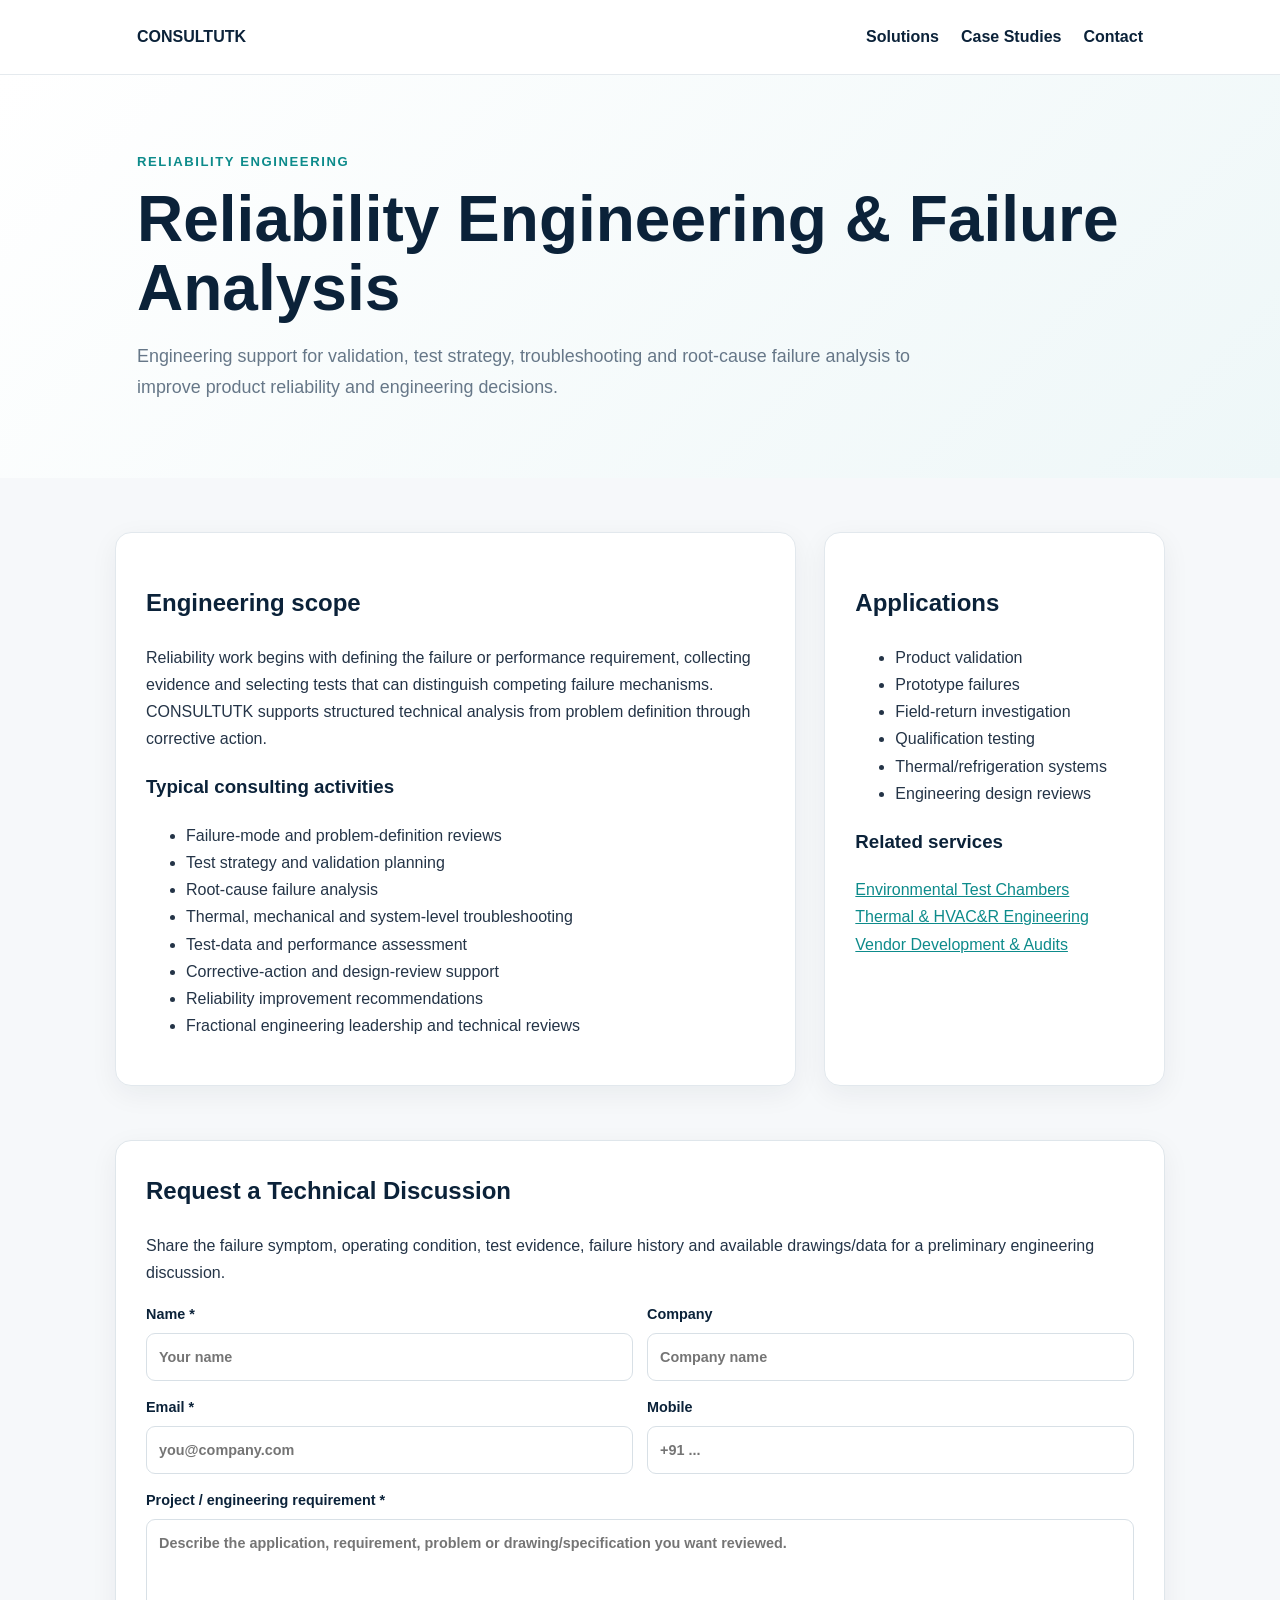
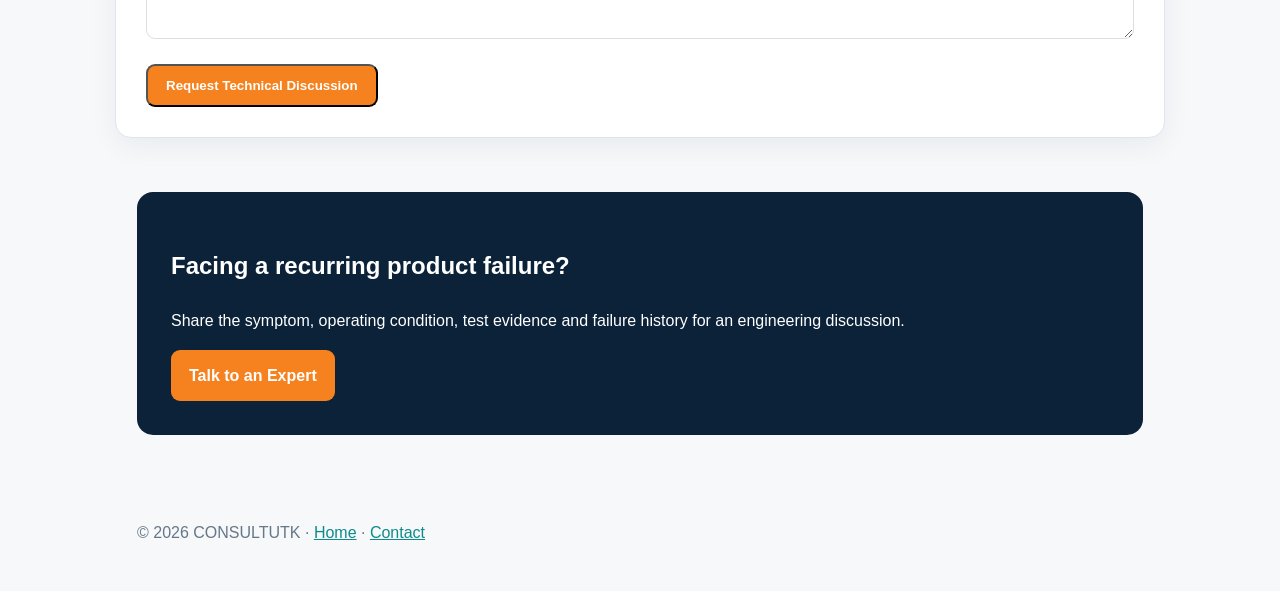
<file: reliability-failure-analysis.html>
<!DOCTYPE html><html lang="en"><head><meta charset="UTF-8"><meta name="viewport" content="width=device-width,initial-scale=1"><title>Reliability Engineering & Failure Analysis | CONSULTUTK</title><meta name="description" content="CONSULTUTK provides reliability engineering and failure analysis consulting including test strategy, validation, root-cause analysis and engineering troubleshooting."><link rel="canonical" href="https://consultutk.in/reliability-failure-analysis.html"><meta name="robots" content="index,follow"><meta property="og:title" content="Reliability Engineering & Failure Analysis | CONSULTUTK"><meta property="og:description" content="Reliability engineering, validation and root-cause failure analysis consulting."><meta property="og:url" content="https://consultutk.in/reliability-failure-analysis.html"><meta property="og:type" content="website"><style>:root{--n:#0b2239;--t:#0d8b8b;--o:#f5821f;--m:#667788;--bg:#f6f8fa}*{box-sizing:border-box}body{margin:0;font:16px/1.7 Arial;color:#243447;background:var(--bg)}a{color:var(--t)}.w{max-width:1050px;margin:auto;padding:0 22px}.top{background:#fff;border-bottom:1px solid #e5eaee}.nav{height:74px;display:flex;align-items:center;justify-content:space-between}.brand{text-decoration:none;color:var(--n);font-weight:800}.links{display:flex;gap:22px}.links a{text-decoration:none;color:var(--n);font-weight:700}.hero{padding:76px 0 58px;background:linear-gradient(135deg,#fff,#eef7f8)}.ey{color:var(--t);font-weight:800;text-transform:uppercase;letter-spacing:.12em;font-size:.82rem}.hero h1{font-size:clamp(2.2rem,5vw,4rem);line-height:1.08;color:var(--n);margin:12px 0}.hero p{max-width:820px;font-size:1.12rem;color:var(--m)}.grid{display:grid;grid-template-columns:2fr 1fr;gap:28px;padding:54px 0}.card{background:#fff;border:1px solid #e2e8ed;border-radius:16px;padding:30px;box-shadow:0 8px 28px rgba(11,34,57,.06)}h2,h3{color:var(--n)}.cta{background:var(--n);color:#fff;border-radius:16px;padding:34px;margin-bottom:54px}.cta h2{color:#fff}.btn{display:inline-block;background:var(--o);color:#fff;padding:12px 18px;border-radius:9px;text-decoration:none;font-weight:800}.foot{padding:30px 0 45px;color:var(--m)}@media(max-width:760px){.links{display:none}.grid{grid-template-columns:1fr}}</style><script type="application/ld+json">{"@context":"https://schema.org","@type":"Service","name":"Reliability Engineering & Failure Analysis","provider":{"@type":"ProfessionalService","name":"CONSULTUTK","url":"https://consultutk.in/","email":"consultutk@gmail.com"},"areaServed":{"@type":"Country","name":"India"},"serviceType":"Reliability engineering and failure analysis consulting"}</script><style id="lead-form-style">.lead-form-section{padding:0 0 54px}.lead-form-card{background:#fff;border:1px solid #dfe6eb;border-radius:16px;padding:30px;box-shadow:0 8px 28px rgba(11,34,57,.06)}.lead-form-card h2{margin-top:0}.lead-form-grid{display:grid;grid-template-columns:1fr 1fr;gap:14px}.lead-form-card label{display:block;font-weight:700;color:#0b2239;font-size:.9rem}.lead-form-card input,.lead-form-card textarea{width:100%;margin-top:6px;padding:11px 12px;border:1px solid #d8e0e6;border-radius:9px;font:inherit;box-sizing:border-box}.lead-form-card textarea{min-height:120px;resize:vertical}.lead-form-card .full{grid-column:1/-1}.lead-form-card button{margin-top:4px}.lead-form-note{margin:10px 0 0;color:#0d8b8b;font-size:.9rem}.lead-form-note.error{color:#c43d3d}@media(max-width:760px){.lead-form-grid{grid-template-columns:1fr}}</style>
</head><body><header class="top"><div class="w nav"><a class="brand" href="index.html">CONSULTUTK</a><nav class="links"><a href="index.html#solutions">Solutions</a><a href="index.html#case-studies">Case Studies</a><a href="index.html#contact">Contact</a></nav></div></header><main><section class="hero"><div class="w"><div class="ey">Reliability Engineering</div><h1>Reliability Engineering &amp; Failure Analysis</h1><p>Engineering support for validation, test strategy, troubleshooting and root-cause failure analysis to improve product reliability and engineering decisions.</p></div></section><section class="w grid"><article class="card"><h2>Engineering scope</h2><p>Reliability work begins with defining the failure or performance requirement, collecting evidence and selecting tests that can distinguish competing failure mechanisms. CONSULTUTK supports structured technical analysis from problem definition through corrective action.</p><h3>Typical consulting activities</h3><ul><li>Failure-mode and problem-definition reviews</li><li>Test strategy and validation planning</li><li>Root-cause failure analysis</li><li>Thermal, mechanical and system-level troubleshooting</li><li>Test-data and performance assessment</li><li>Corrective-action and design-review support</li><li>Reliability improvement recommendations</li><li>Fractional engineering leadership and technical reviews</li></ul></article><aside class="card"><h2>Applications</h2><ul><li>Product validation</li><li>Prototype failures</li><li>Field-return investigation</li><li>Qualification testing</li><li>Thermal/refrigeration systems</li><li>Engineering design reviews</li></ul><h3>Related services</h3><p><a href="environmental-test-chamber-design.html">Environmental Test Chambers</a><br><a href="thermal-refrigeration-hvac-engineering.html">Thermal &amp; HVAC&amp;R Engineering</a><br><a href="vendor-development-audits.html">Vendor Development &amp; Audits</a></p></aside></section><section class="w lead-form-section">
  <div class="lead-form-card">
    <h2>Request a Technical Discussion</h2>
    <p>Share the failure symptom, operating condition, test evidence, failure history and available drawings/data for a preliminary engineering discussion.</p>
    <form id="technicalDiscussionForm" novalidate>
      <input type="hidden" name="access_key" value="a9d9098e-149a-4375-8e09-4c0ac8f4906e">
      <input type="hidden" name="subject" value="CONSULTUTK — Technical Discussion Request: Reliability Engineering & Failure Analysis">
      <input type="hidden" name="from_name" value="CONSULTUTK Website">
      <input type="hidden" name="topic" value="Reliability Engineering & Failure Analysis">
      <input type="checkbox" name="botcheck" tabindex="-1" autocomplete="off" style="display:none" aria-hidden="true">
      <div class="lead-form-grid">
        <label>Name *<input name="name" type="text" required autocomplete="name" placeholder="Your name"></label>
        <label>Company<input name="company" type="text" autocomplete="organization" placeholder="Company name"></label>
        <label>Email *<input name="email" type="email" required autocomplete="email" placeholder="you@company.com"></label>
        <label>Mobile<input name="mobile" type="tel" autocomplete="tel" placeholder="+91 ..."></label>
        <label class="full">Project / engineering requirement *<textarea name="message" required placeholder="Describe the application, requirement, problem or drawing/specification you want reviewed."></textarea></label>
        <div class="full"><button class="btn" type="submit">Request Technical Discussion</button><p class="lead-form-note" id="leadFormNote" hidden></p></div>
      </div>
    </form>
  </div>
</section>
<section class="w"><div class="cta"><h2>Facing a recurring product failure?</h2><p>Share the symptom, operating condition, test evidence and failure history for an engineering discussion.</p><a class="btn" href="index.html#contact">Talk to an Expert</a></div></section></main><footer class="foot"><div class="w">© <span id="y"></span> CONSULTUTK · <a href="index.html">Home</a> · <a href="index.html#contact">Contact</a></div></footer><script>document.getElementById('y').textContent=new Date().getFullYear()</script><script id="lead-form-script">(()=>{const form=document.getElementById('technicalDiscussionForm');if(!form)return;const btn=form.querySelector('button[type="submit"]'),note=document.getElementById('leadFormNote');form.addEventListener('submit',async e=>{e.preventDefault();if(!form.checkValidity()){form.reportValidity();return}const original=btn.textContent;btn.disabled=true;btn.textContent='Sending…';note.hidden=true;note.classList.remove('error');try{const res=await fetch('https://api.web3forms.com/submit',{method:'POST',headers:{Accept:'application/json'},body:new FormData(form)});const data=await res.json();if(data.success){form.reset();btn.disabled=false;btn.textContent='Request Sent ✓';note.textContent='Thanks — your requirement has been sent. We’ll get back to you soon.';note.hidden=false}else{btn.disabled=false;btn.textContent=original;note.textContent=data.message||'Unable to send the request. Please try again.';note.classList.add('error');note.hidden=false}}catch(err){btn.disabled=false;btn.textContent=original;note.textContent='Network error. Please try again or email consultutk@gmail.com directly.';note.classList.add('error');note.hidden=false}})})();</script>
</body></html>
</file>
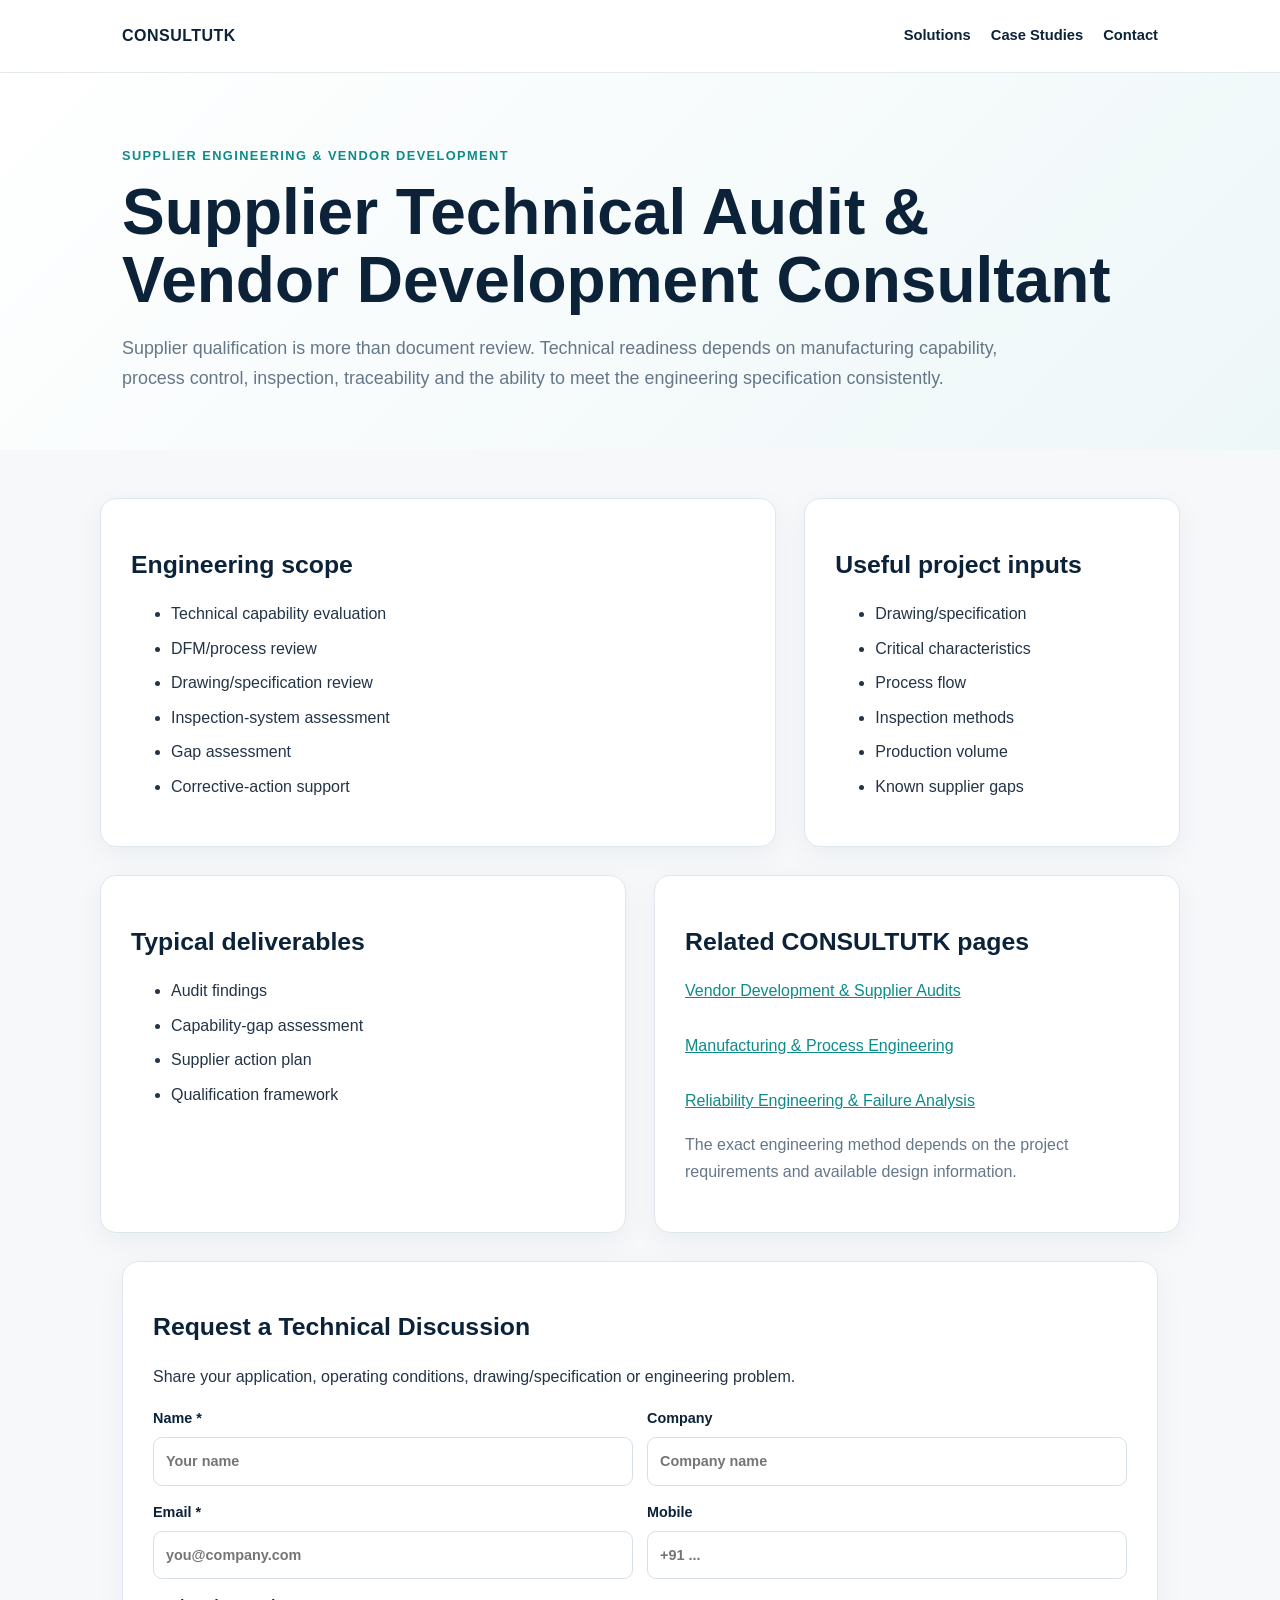
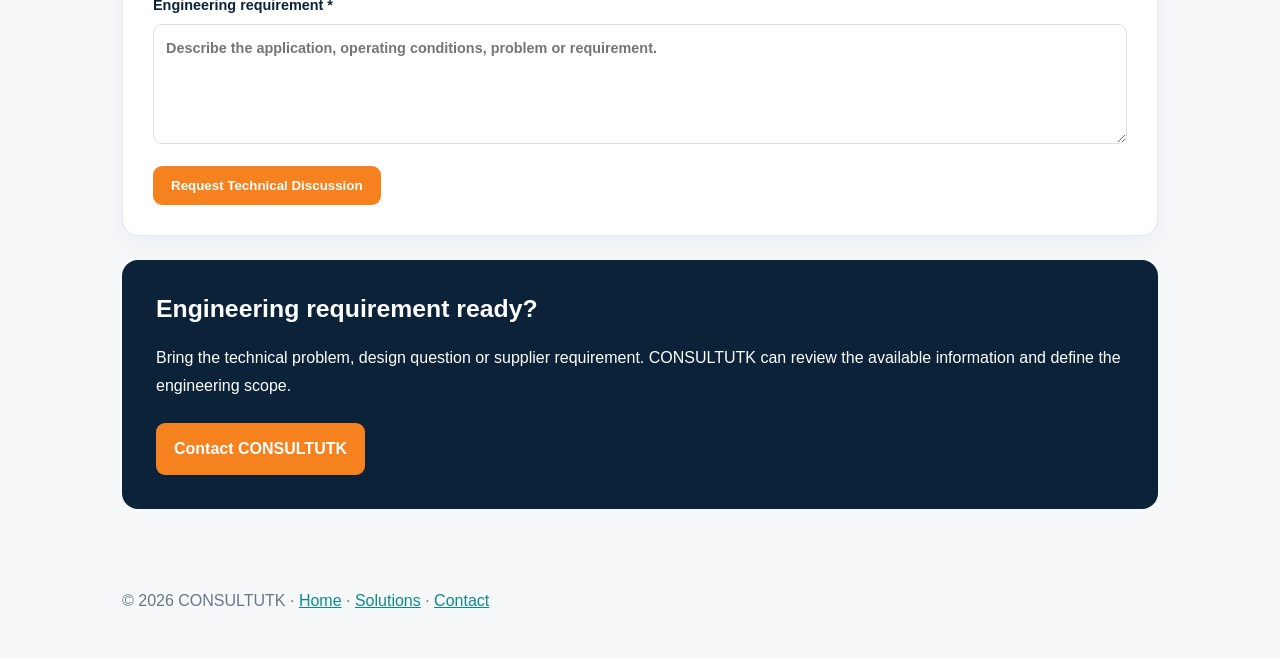
<file: supplier-technical-audit-vendor-development.html>
<!DOCTYPE html>
<html lang="en">
<head>
<meta charset="UTF-8">
<meta name="viewport" content="width=device-width,initial-scale=1">
<title>Supplier Technical Audit &amp; Vendor Development Consultant</title>
<meta name="description" content="CONSULTUTK provides engineering consulting for supplier technical audit &amp; vendor development consultant covering practical design, analysis, component selection, validation and technical review.">
<link rel="canonical" href="https://consultutk.in/supplier-technical-audit-vendor-development.html">
<meta name="robots" content="index,follow">
<meta property="og:title" content="Supplier Technical Audit &amp; Vendor Development Consultant">
<meta property="og:description" content="CONSULTUTK provides engineering consulting for supplier technical audit &amp; vendor development consultant covering practical design, analysis, component selection, validation and technical review.">
<meta property="og:url" content="https://consultutk.in/supplier-technical-audit-vendor-development.html">
<meta property="og:type" content="website">
<script type="application/ld+json">{"@context":"https://schema.org","@type":"Service","name":"Supplier Technical Audit & Vendor Development Consultant","provider":{"@type":"ProfessionalService","name":"CONSULTUTK","url":"https://consultutk.in/","email":"consultutk@gmail.com"},"areaServed":{"@type":"Country","name":"India"},"description":"CONSULTUTK provides engineering consulting for supplier technical audit & vendor development consultant covering practical design, analysis, component selection, validation and technical review."}</script>
<style>:root{--n:#0b2239;--t:#0d8b8b;--o:#f5821f;--m:#667788;--bg:#f6f8fa}*{box-sizing:border-box}body{margin:0;font:16px/1.72 Arial,Helvetica,sans-serif;color:#243447;background:var(--bg)}a{color:var(--t)}.w{max-width:1080px;margin:auto;padding:0 22px}.top{background:#fff;border-bottom:1px solid #e4e9ed}.nav{height:72px;display:flex;align-items:center;justify-content:space-between;gap:20px}.brand{text-decoration:none;color:var(--n);font-weight:900;letter-spacing:.03em}.links{display:flex;gap:20px}.links a{text-decoration:none;color:var(--n);font-weight:700;font-size:.92rem}.hero{padding:72px 0 56px;background:linear-gradient(135deg,#fff,#eef7f8)}.ey{color:var(--t);font-weight:800;text-transform:uppercase;letter-spacing:.11em;font-size:.8rem}.hero h1{font-size:clamp(2.25rem,5vw,4.1rem);line-height:1.06;color:var(--n);margin:12px 0 18px}.hero p{max-width:880px;font-size:1.12rem;color:var(--m);margin:0}.grid{display:grid;grid-template-columns:1.8fr 1fr;gap:28px;padding:48px 0 28px}.two{display:grid;grid-template-columns:1fr 1fr;gap:28px;padding:0 0 28px}.card,.lead{background:#fff;border:1px solid #e0e7ec;border-radius:16px;padding:30px;box-shadow:0 8px 28px rgba(11,34,57,.05)}h2{color:var(--n);font-size:1.55rem;line-height:1.2}h3{color:var(--n)}li{margin:7px 0}.lead{margin:0 0 24px}.form-grid{display:grid;grid-template-columns:1fr 1fr;gap:14px}.form-grid label{display:block;font-weight:700;font-size:.9rem;color:var(--n)}.form-grid input,.form-grid textarea{width:100%;margin-top:6px;padding:11px 12px;border:1px solid #d7e0e7;border-radius:9px;font:inherit}.form-grid textarea{min-height:120px;resize:vertical}.full{grid-column:1/-1}.btn{border:0;background:var(--o);color:#fff;padding:12px 18px;border-radius:9px;font-weight:800;cursor:pointer}.note{margin:10px 0 0;color:var(--t);font-size:.9rem}.error{color:#c43d3d}.cta{background:var(--n);color:#fff;border-radius:16px;padding:34px;margin:0 0 50px}.cta h2{color:#fff;margin-top:0}.cta .btn{display:inline-block;text-decoration:none;margin-top:8px}.foot{padding:28px 0 44px;color:var(--m)}@media(max-width:780px){.links{display:none}.grid,.two,.form-grid{grid-template-columns:1fr}.full{grid-column:auto}}</style>
</head>
<body>
<header class="top"><div class="w nav"><a class="brand" href="index.html">CONSULTUTK</a><nav class="links"><a href="index.html#solutions">Solutions</a><a href="index.html#case-studies">Case Studies</a><a href="index.html#contact">Contact</a></nav></div></header>
<main>
<section class="hero"><div class="w"><div class="ey">Supplier Engineering & Vendor Development</div><h1>Supplier Technical Audit & Vendor Development Consultant</h1><p>Supplier qualification is more than document review. Technical readiness depends on manufacturing capability, process control, inspection, traceability and the ability to meet the engineering specification consistently.</p></div></section>
<section class="w grid"><article class="card"><h2>Engineering scope</h2><ul><li>Technical capability evaluation</li><li>DFM/process review</li><li>Drawing/specification review</li><li>Inspection-system assessment</li><li>Gap assessment</li><li>Corrective-action support</li></ul></article><aside class="card"><h2>Useful project inputs</h2><ul><li>Drawing/specification</li><li>Critical characteristics</li><li>Process flow</li><li>Inspection methods</li><li>Production volume</li><li>Known supplier gaps</li></ul></aside></section>
<section class="w two"><div class="card"><h2>Typical deliverables</h2><ul><li>Audit findings</li><li>Capability-gap assessment</li><li>Supplier action plan</li><li>Qualification framework</li></ul></div><div class="card"><h2>Related CONSULTUTK pages</h2><p><a href="vendor-development-audits.html">Vendor Development & Supplier Audits</a><br><br><a href="manufacturing-process-engineering.html">Manufacturing & Process Engineering</a><br><br><a href="reliability-failure-analysis.html">Reliability Engineering & Failure Analysis</a></p><p style="color:var(--m)">The exact engineering method depends on the project requirements and available design information.</p></div></section>
<section class="w"><div class="lead"><h2>Request a Technical Discussion</h2><p>Share your application, operating conditions, drawing/specification or engineering problem.</p><form id="techForm" novalidate><input type="hidden" name="access_key" value="a9d9098e-149a-4375-8e09-4c0ac8f4906e"><input type="hidden" name="subject" value="CONSULTUTK — Technical Discussion: Supplier Technical Audit &amp; Vendor Development Consultant"><input type="hidden" name="from_name" value="CONSULTUTK Website"><input type="hidden" name="topic" value="Supplier Technical Audit &amp; Vendor Development Consultant"><input type="checkbox" name="botcheck" tabindex="-1" autocomplete="off" style="display:none" aria-hidden="true"><div class="form-grid"><label>Name *<input name="name" required autocomplete="name" placeholder="Your name"></label><label>Company<input name="company" autocomplete="organization" placeholder="Company name"></label><label>Email *<input name="email" type="email" required autocomplete="email" placeholder="you@company.com"></label><label>Mobile<input name="mobile" type="tel" autocomplete="tel" placeholder="+91 ..."></label><label class="full">Engineering requirement *<textarea name="message" required placeholder="Describe the application, operating conditions, problem or requirement."></textarea></label><div class="full"><button class="btn" type="submit">Request Technical Discussion</button><p class="note" id="formNote" hidden></p></div></div></form></div></section>
<section class="w"><div class="cta"><h2>Engineering requirement ready?</h2><p>Bring the technical problem, design question or supplier requirement. CONSULTUTK can review the available information and define the engineering scope.</p><a class="btn" href="index.html#contact">Contact CONSULTUTK</a></div></section>
</main>
<footer class="foot"><div class="w">© <span id="y"></span> CONSULTUTK · <a href="index.html">Home</a> · <a href="index.html#solutions">Solutions</a> · <a href="index.html#contact">Contact</a></div></footer>
<script>document.getElementById('y').textContent=new Date().getFullYear();</script>
<script>(()=>{const f=document.getElementById('techForm');if(!f)return;const b=f.querySelector('button'),n=document.getElementById('formNote');f.addEventListener('submit',async e=>{e.preventDefault();if(!f.checkValidity()){f.reportValidity();return}const old=b.textContent;b.disabled=true;b.textContent='Sending…';n.hidden=true;n.classList.remove('error');try{const r=await fetch('https://api.web3forms.com/submit',{method:'POST',headers:{Accept:'application/json'},body:new FormData(f)});const d=await r.json();if(d.success){f.reset();b.disabled=false;b.textContent='Request Sent ✓';n.textContent='Thanks — your requirement has been sent. We’ll get back to you soon.';n.hidden=false}else{b.disabled=false;b.textContent=old;n.textContent=d.message||'Unable to send the request. Please try again.';n.classList.add('error');n.hidden=false}}catch(err){b.disabled=false;b.textContent=old;n.textContent='Network error. Please email consultutk@gmail.com directly.';n.classList.add('error');n.hidden=false}})})();</script>
</body></html>
</file>
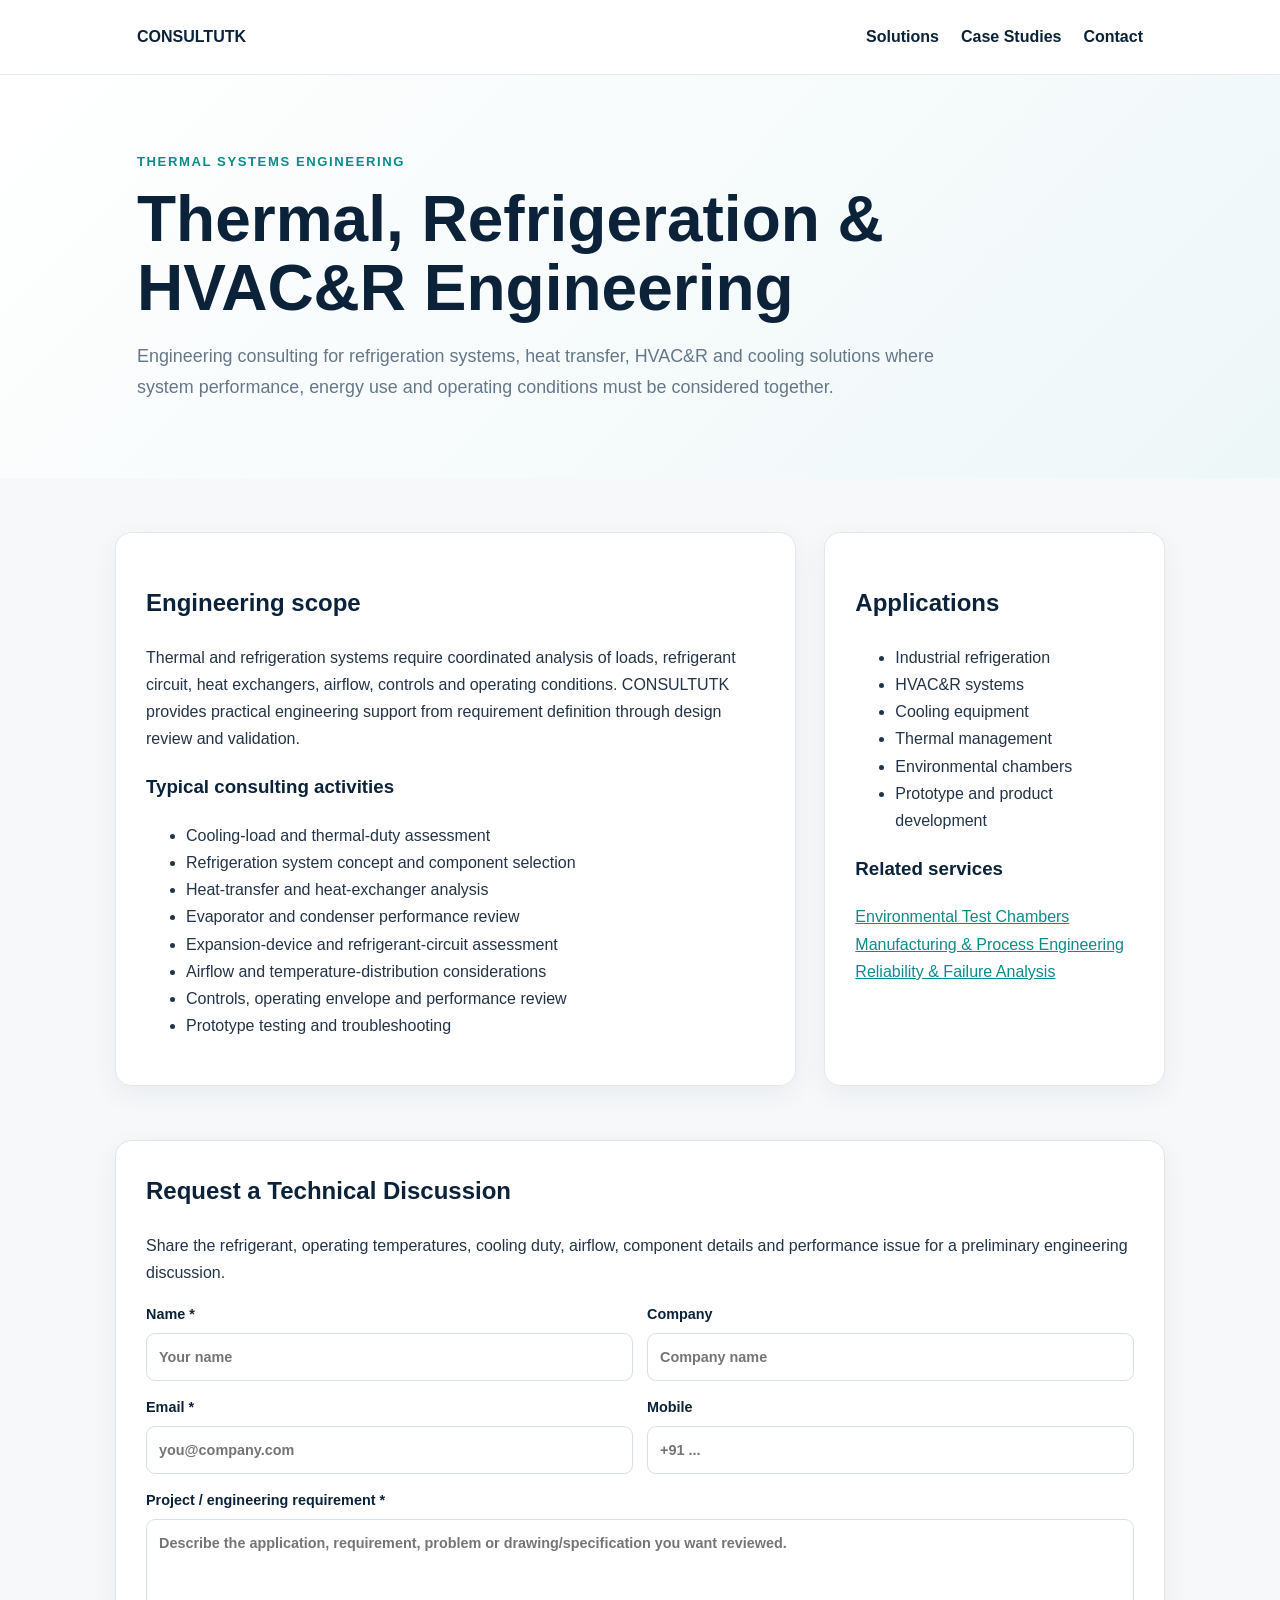
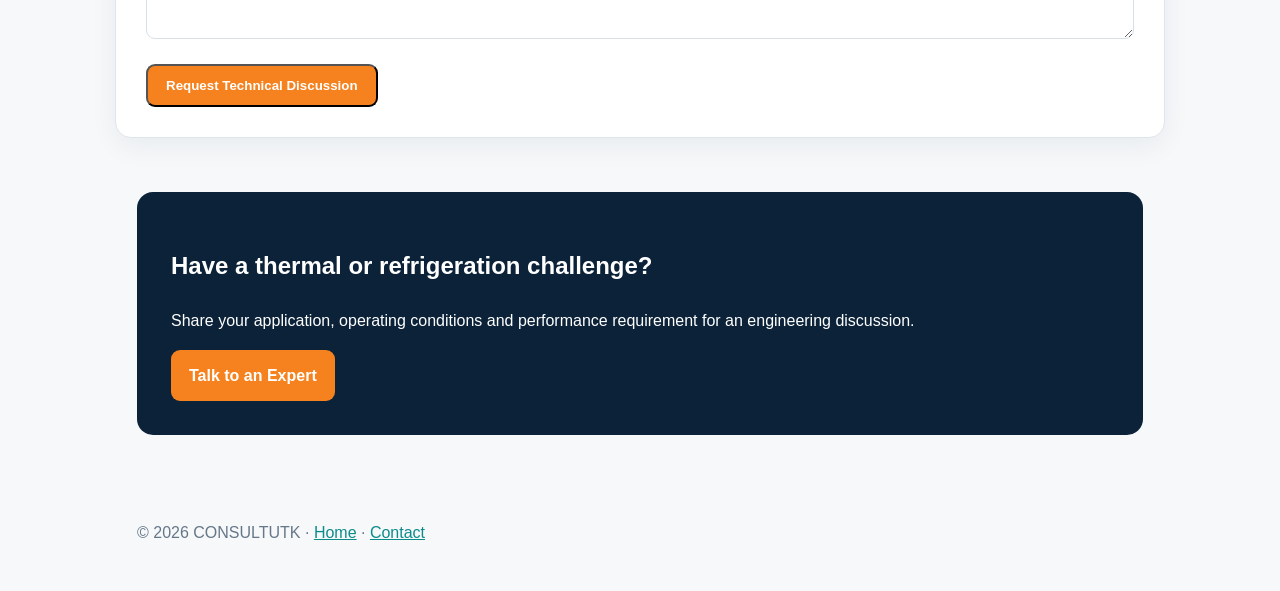
<file: thermal-refrigeration-hvac-engineering.html>
<!DOCTYPE html><html lang="en"><head><meta charset="UTF-8"><meta name="viewport" content="width=device-width,initial-scale=1"><title>Thermal, Refrigeration & HVAC&R Engineering | CONSULTUTK</title><meta name="description" content="CONSULTUTK provides thermal engineering, refrigeration and HVAC&R consulting for system design, heat transfer, cooling, component selection and performance analysis."><link rel="canonical" href="https://consultutk.in/thermal-refrigeration-hvac-engineering.html"><meta name="robots" content="index,follow"><meta property="og:title" content="Thermal, Refrigeration & HVAC&R Engineering | CONSULTUTK"><meta property="og:description" content="Engineering consulting for thermal systems, refrigeration and HVAC&R applications."><meta property="og:url" content="https://consultutk.in/thermal-refrigeration-hvac-engineering.html"><meta property="og:type" content="website"><style>:root{--n:#0b2239;--t:#0d8b8b;--o:#f5821f;--m:#667788;--bg:#f6f8fa}*{box-sizing:border-box}body{margin:0;font:16px/1.7 Arial;color:#243447;background:var(--bg)}a{color:var(--t)}.w{max-width:1050px;margin:auto;padding:0 22px}.top{background:#fff;border-bottom:1px solid #e5eaee}.nav{height:74px;display:flex;align-items:center;justify-content:space-between}.brand{text-decoration:none;color:var(--n);font-weight:800}.links{display:flex;gap:22px}.links a{text-decoration:none;color:var(--n);font-weight:700}.hero{padding:76px 0 58px;background:linear-gradient(135deg,#fff,#eef7f8)}.ey{color:var(--t);font-weight:800;text-transform:uppercase;letter-spacing:.12em;font-size:.82rem}.hero h1{font-size:clamp(2.2rem,5vw,4rem);line-height:1.08;color:var(--n);margin:12px 0}.hero p{max-width:820px;font-size:1.12rem;color:var(--m)}.grid{display:grid;grid-template-columns:2fr 1fr;gap:28px;padding:54px 0}.card{background:#fff;border:1px solid #e2e8ed;border-radius:16px;padding:30px;box-shadow:0 8px 28px rgba(11,34,57,.06)}h2,h3{color:var(--n)}.cta{background:var(--n);color:#fff;border-radius:16px;padding:34px;margin-bottom:54px}.cta h2{color:#fff}.btn{display:inline-block;background:var(--o);color:#fff;padding:12px 18px;border-radius:9px;text-decoration:none;font-weight:800}.foot{padding:30px 0 45px;color:var(--m)}@media(max-width:760px){.links{display:none}.grid{grid-template-columns:1fr}}</style><script type="application/ld+json">{"@context":"https://schema.org","@type":"Service","name":"Thermal, Refrigeration & HVAC&R Engineering","provider":{"@type":"ProfessionalService","name":"CONSULTUTK","url":"https://consultutk.in/","email":"consultutk@gmail.com"},"areaServed":{"@type":"Country","name":"India"},"serviceType":"Thermal engineering, refrigeration and HVAC&R consulting"}</script><style id="lead-form-style">.lead-form-section{padding:0 0 54px}.lead-form-card{background:#fff;border:1px solid #dfe6eb;border-radius:16px;padding:30px;box-shadow:0 8px 28px rgba(11,34,57,.06)}.lead-form-card h2{margin-top:0}.lead-form-grid{display:grid;grid-template-columns:1fr 1fr;gap:14px}.lead-form-card label{display:block;font-weight:700;color:#0b2239;font-size:.9rem}.lead-form-card input,.lead-form-card textarea{width:100%;margin-top:6px;padding:11px 12px;border:1px solid #d8e0e6;border-radius:9px;font:inherit;box-sizing:border-box}.lead-form-card textarea{min-height:120px;resize:vertical}.lead-form-card .full{grid-column:1/-1}.lead-form-card button{margin-top:4px}.lead-form-note{margin:10px 0 0;color:#0d8b8b;font-size:.9rem}.lead-form-note.error{color:#c43d3d}@media(max-width:760px){.lead-form-grid{grid-template-columns:1fr}}</style>
</head><body><header class="top"><div class="w nav"><a class="brand" href="index.html">CONSULTUTK</a><nav class="links"><a href="index.html#solutions">Solutions</a><a href="index.html#case-studies">Case Studies</a><a href="index.html#contact">Contact</a></nav></div></header><main><section class="hero"><div class="w"><div class="ey">Thermal Systems Engineering</div><h1>Thermal, Refrigeration &amp; HVAC&amp;R Engineering</h1><p>Engineering consulting for refrigeration systems, heat transfer, HVAC&amp;R and cooling solutions where system performance, energy use and operating conditions must be considered together.</p></div></section><section class="w grid"><article class="card"><h2>Engineering scope</h2><p>Thermal and refrigeration systems require coordinated analysis of loads, refrigerant circuit, heat exchangers, airflow, controls and operating conditions. CONSULTUTK provides practical engineering support from requirement definition through design review and validation.</p><h3>Typical consulting activities</h3><ul><li>Cooling-load and thermal-duty assessment</li><li>Refrigeration system concept and component selection</li><li>Heat-transfer and heat-exchanger analysis</li><li>Evaporator and condenser performance review</li><li>Expansion-device and refrigerant-circuit assessment</li><li>Airflow and temperature-distribution considerations</li><li>Controls, operating envelope and performance review</li><li>Prototype testing and troubleshooting</li></ul></article><aside class="card"><h2>Applications</h2><ul><li>Industrial refrigeration</li><li>HVAC&amp;R systems</li><li>Cooling equipment</li><li>Thermal management</li><li>Environmental chambers</li><li>Prototype and product development</li></ul><h3>Related services</h3><p><a href="environmental-test-chamber-design.html">Environmental Test Chambers</a><br><a href="manufacturing-process-engineering.html">Manufacturing &amp; Process Engineering</a><br><a href="reliability-failure-analysis.html">Reliability &amp; Failure Analysis</a></p></aside></section><section class="w lead-form-section">
  <div class="lead-form-card">
    <h2>Request a Technical Discussion</h2>
    <p>Share the refrigerant, operating temperatures, cooling duty, airflow, component details and performance issue for a preliminary engineering discussion.</p>
    <form id="technicalDiscussionForm" novalidate>
      <input type="hidden" name="access_key" value="a9d9098e-149a-4375-8e09-4c0ac8f4906e">
      <input type="hidden" name="subject" value="CONSULTUTK — Technical Discussion Request: Thermal, Refrigeration & HVAC&R Engineering">
      <input type="hidden" name="from_name" value="CONSULTUTK Website">
      <input type="hidden" name="topic" value="Thermal, Refrigeration & HVAC&R Engineering">
      <input type="checkbox" name="botcheck" tabindex="-1" autocomplete="off" style="display:none" aria-hidden="true">
      <div class="lead-form-grid">
        <label>Name *<input name="name" type="text" required autocomplete="name" placeholder="Your name"></label>
        <label>Company<input name="company" type="text" autocomplete="organization" placeholder="Company name"></label>
        <label>Email *<input name="email" type="email" required autocomplete="email" placeholder="you@company.com"></label>
        <label>Mobile<input name="mobile" type="tel" autocomplete="tel" placeholder="+91 ..."></label>
        <label class="full">Project / engineering requirement *<textarea name="message" required placeholder="Describe the application, requirement, problem or drawing/specification you want reviewed."></textarea></label>
        <div class="full"><button class="btn" type="submit">Request Technical Discussion</button><p class="lead-form-note" id="leadFormNote" hidden></p></div>
      </div>
    </form>
  </div>
</section>
<section class="w"><div class="cta"><h2>Have a thermal or refrigeration challenge?</h2><p>Share your application, operating conditions and performance requirement for an engineering discussion.</p><a class="btn" href="index.html#contact">Talk to an Expert</a></div></section></main><footer class="foot"><div class="w">© <span id="y"></span> CONSULTUTK · <a href="index.html">Home</a> · <a href="index.html#contact">Contact</a></div></footer><script>document.getElementById('y').textContent=new Date().getFullYear()</script><script id="lead-form-script">(()=>{const form=document.getElementById('technicalDiscussionForm');if(!form)return;const btn=form.querySelector('button[type="submit"]'),note=document.getElementById('leadFormNote');form.addEventListener('submit',async e=>{e.preventDefault();if(!form.checkValidity()){form.reportValidity();return}const original=btn.textContent;btn.disabled=true;btn.textContent='Sending…';note.hidden=true;note.classList.remove('error');try{const res=await fetch('https://api.web3forms.com/submit',{method:'POST',headers:{Accept:'application/json'},body:new FormData(form)});const data=await res.json();if(data.success){form.reset();btn.disabled=false;btn.textContent='Request Sent ✓';note.textContent='Thanks — your requirement has been sent. We’ll get back to you soon.';note.hidden=false}else{btn.disabled=false;btn.textContent=original;note.textContent=data.message||'Unable to send the request. Please try again.';note.classList.add('error');note.hidden=false}}catch(err){btn.disabled=false;btn.textContent=original;note.textContent='Network error. Please try again or email consultutk@gmail.com directly.';note.classList.add('error');note.hidden=false}})})();</script>
</body></html>
</file>
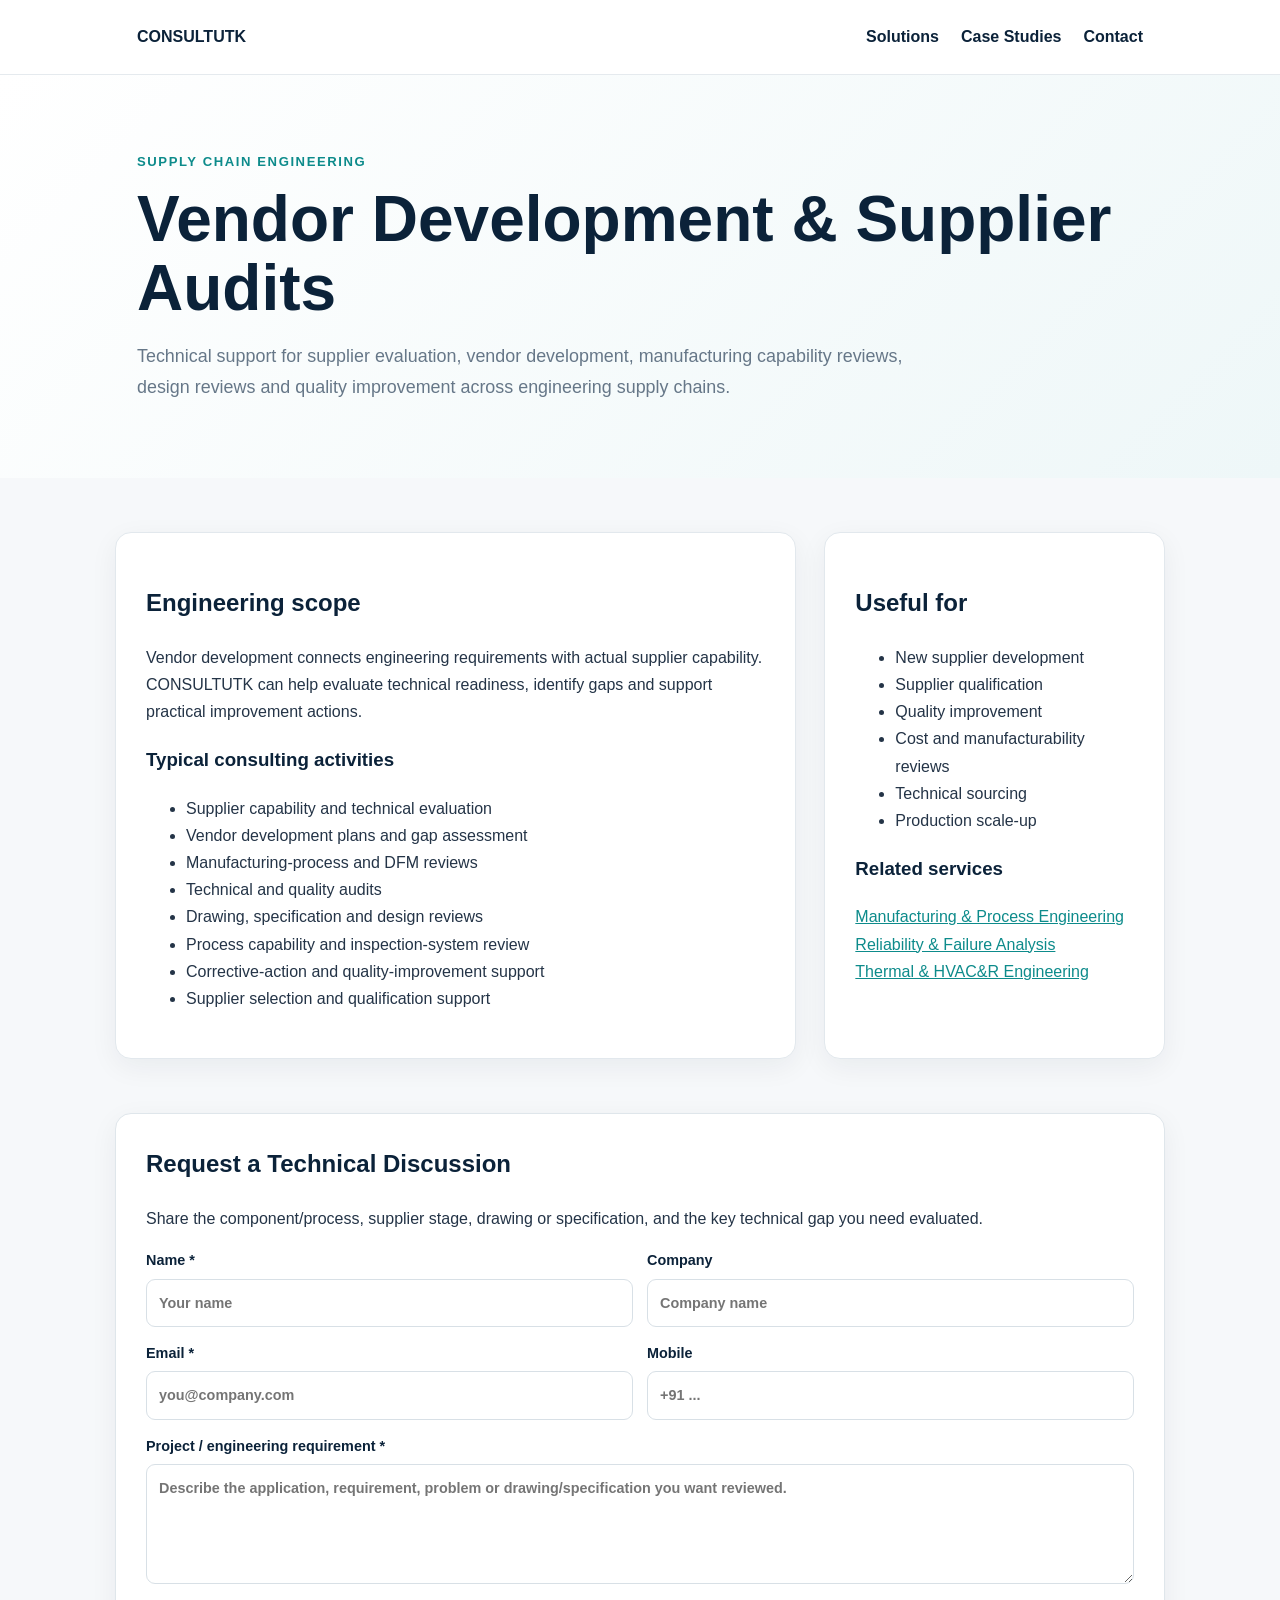
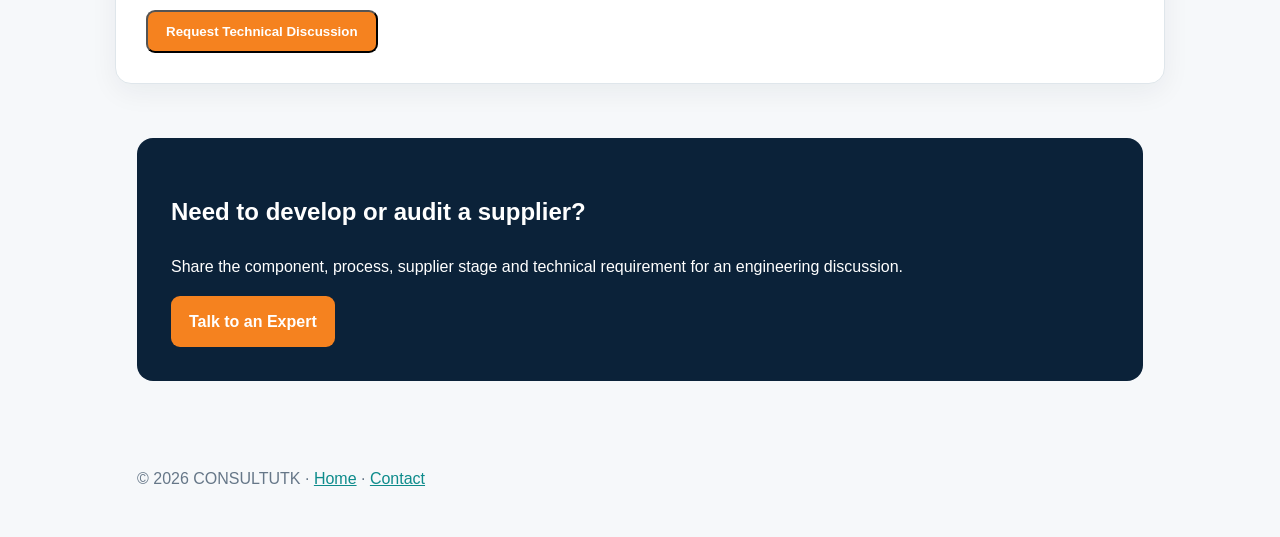
<file: vendor-development-audits.html>
<!DOCTYPE html><html lang="en"><head><meta charset="UTF-8"><meta name="viewport" content="width=device-width,initial-scale=1"><title>Vendor Development & Supplier Audits | CONSULTUTK</title><meta name="description" content="CONSULTUTK provides vendor development and supplier audit consulting including technical evaluation, design reviews, quality improvement and manufacturing capability assessment."><link rel="canonical" href="https://consultutk.in/vendor-development-audits.html"><meta name="robots" content="index,follow"><meta property="og:title" content="Vendor Development & Supplier Audits | CONSULTUTK"><meta property="og:description" content="Supplier evaluation, technical audits, design reviews and quality improvement consulting."><meta property="og:url" content="https://consultutk.in/vendor-development-audits.html"><meta property="og:type" content="website"><style>:root{--n:#0b2239;--t:#0d8b8b;--o:#f5821f;--m:#667788;--bg:#f6f8fa}*{box-sizing:border-box}body{margin:0;font:16px/1.7 Arial;color:#243447;background:var(--bg)}a{color:var(--t)}.w{max-width:1050px;margin:auto;padding:0 22px}.top{background:#fff;border-bottom:1px solid #e5eaee}.nav{height:74px;display:flex;align-items:center;justify-content:space-between}.brand{text-decoration:none;color:var(--n);font-weight:800}.links{display:flex;gap:22px}.links a{text-decoration:none;color:var(--n);font-weight:700}.hero{padding:76px 0 58px;background:linear-gradient(135deg,#fff,#eef7f8)}.ey{color:var(--t);font-weight:800;text-transform:uppercase;letter-spacing:.12em;font-size:.82rem}.hero h1{font-size:clamp(2.2rem,5vw,4rem);line-height:1.08;color:var(--n);margin:12px 0}.hero p{max-width:820px;font-size:1.12rem;color:var(--m)}.grid{display:grid;grid-template-columns:2fr 1fr;gap:28px;padding:54px 0}.card{background:#fff;border:1px solid #e2e8ed;border-radius:16px;padding:30px;box-shadow:0 8px 28px rgba(11,34,57,.06)}h2,h3{color:var(--n)}.cta{background:var(--n);color:#fff;border-radius:16px;padding:34px;margin-bottom:54px}.cta h2{color:#fff}.btn{display:inline-block;background:var(--o);color:#fff;padding:12px 18px;border-radius:9px;text-decoration:none;font-weight:800}.foot{padding:30px 0 45px;color:var(--m)}@media(max-width:760px){.links{display:none}.grid{grid-template-columns:1fr}}</style><script type="application/ld+json">{"@context":"https://schema.org","@type":"Service","name":"Vendor Development & Supplier Audits","provider":{"@type":"ProfessionalService","name":"CONSULTUTK","url":"https://consultutk.in/","email":"consultutk@gmail.com"},"areaServed":{"@type":"Country","name":"India"},"serviceType":"Vendor development and supplier audit consulting"}</script><style id="lead-form-style">.lead-form-section{padding:0 0 54px}.lead-form-card{background:#fff;border:1px solid #dfe6eb;border-radius:16px;padding:30px;box-shadow:0 8px 28px rgba(11,34,57,.06)}.lead-form-card h2{margin-top:0}.lead-form-grid{display:grid;grid-template-columns:1fr 1fr;gap:14px}.lead-form-card label{display:block;font-weight:700;color:#0b2239;font-size:.9rem}.lead-form-card input,.lead-form-card textarea{width:100%;margin-top:6px;padding:11px 12px;border:1px solid #d8e0e6;border-radius:9px;font:inherit;box-sizing:border-box}.lead-form-card textarea{min-height:120px;resize:vertical}.lead-form-card .full{grid-column:1/-1}.lead-form-card button{margin-top:4px}.lead-form-note{margin:10px 0 0;color:#0d8b8b;font-size:.9rem}.lead-form-note.error{color:#c43d3d}@media(max-width:760px){.lead-form-grid{grid-template-columns:1fr}}</style>
</head><body><header class="top"><div class="w nav"><a class="brand" href="index.html">CONSULTUTK</a><nav class="links"><a href="index.html#solutions">Solutions</a><a href="index.html#case-studies">Case Studies</a><a href="index.html#contact">Contact</a></nav></div></header><main><section class="hero"><div class="w"><div class="ey">Supply Chain Engineering</div><h1>Vendor Development &amp; Supplier Audits</h1><p>Technical support for supplier evaluation, vendor development, manufacturing capability reviews, design reviews and quality improvement across engineering supply chains.</p></div></section><section class="w grid"><article class="card"><h2>Engineering scope</h2><p>Vendor development connects engineering requirements with actual supplier capability. CONSULTUTK can help evaluate technical readiness, identify gaps and support practical improvement actions.</p><h3>Typical consulting activities</h3><ul><li>Supplier capability and technical evaluation</li><li>Vendor development plans and gap assessment</li><li>Manufacturing-process and DFM reviews</li><li>Technical and quality audits</li><li>Drawing, specification and design reviews</li><li>Process capability and inspection-system review</li><li>Corrective-action and quality-improvement support</li><li>Supplier selection and qualification support</li></ul></article><aside class="card"><h2>Useful for</h2><ul><li>New supplier development</li><li>Supplier qualification</li><li>Quality improvement</li><li>Cost and manufacturability reviews</li><li>Technical sourcing</li><li>Production scale-up</li></ul><h3>Related services</h3><p><a href="manufacturing-process-engineering.html">Manufacturing &amp; Process Engineering</a><br><a href="reliability-failure-analysis.html">Reliability &amp; Failure Analysis</a><br><a href="thermal-refrigeration-hvac-engineering.html">Thermal &amp; HVAC&amp;R Engineering</a></p></aside></section><section class="w lead-form-section">
  <div class="lead-form-card">
    <h2>Request a Technical Discussion</h2>
    <p>Share the component/process, supplier stage, drawing or specification, and the key technical gap you need evaluated.</p>
    <form id="technicalDiscussionForm" novalidate>
      <input type="hidden" name="access_key" value="a9d9098e-149a-4375-8e09-4c0ac8f4906e">
      <input type="hidden" name="subject" value="CONSULTUTK — Technical Discussion Request: Vendor Development & Supplier Audits">
      <input type="hidden" name="from_name" value="CONSULTUTK Website">
      <input type="hidden" name="topic" value="Vendor Development & Supplier Audits">
      <input type="checkbox" name="botcheck" tabindex="-1" autocomplete="off" style="display:none" aria-hidden="true">
      <div class="lead-form-grid">
        <label>Name *<input name="name" type="text" required autocomplete="name" placeholder="Your name"></label>
        <label>Company<input name="company" type="text" autocomplete="organization" placeholder="Company name"></label>
        <label>Email *<input name="email" type="email" required autocomplete="email" placeholder="you@company.com"></label>
        <label>Mobile<input name="mobile" type="tel" autocomplete="tel" placeholder="+91 ..."></label>
        <label class="full">Project / engineering requirement *<textarea name="message" required placeholder="Describe the application, requirement, problem or drawing/specification you want reviewed."></textarea></label>
        <div class="full"><button class="btn" type="submit">Request Technical Discussion</button><p class="lead-form-note" id="leadFormNote" hidden></p></div>
      </div>
    </form>
  </div>
</section>
<section class="w"><div class="cta"><h2>Need to develop or audit a supplier?</h2><p>Share the component, process, supplier stage and technical requirement for an engineering discussion.</p><a class="btn" href="index.html#contact">Talk to an Expert</a></div></section></main><footer class="foot"><div class="w">© <span id="y"></span> CONSULTUTK · <a href="index.html">Home</a> · <a href="index.html#contact">Contact</a></div></footer><script>document.getElementById('y').textContent=new Date().getFullYear()</script><script id="lead-form-script">(()=>{const form=document.getElementById('technicalDiscussionForm');if(!form)return;const btn=form.querySelector('button[type="submit"]'),note=document.getElementById('leadFormNote');form.addEventListener('submit',async e=>{e.preventDefault();if(!form.checkValidity()){form.reportValidity();return}const original=btn.textContent;btn.disabled=true;btn.textContent='Sending…';note.hidden=true;note.classList.remove('error');try{const res=await fetch('https://api.web3forms.com/submit',{method:'POST',headers:{Accept:'application/json'},body:new FormData(form)});const data=await res.json();if(data.success){form.reset();btn.disabled=false;btn.textContent='Request Sent ✓';note.textContent='Thanks — your requirement has been sent. We’ll get back to you soon.';note.hidden=false}else{btn.disabled=false;btn.textContent=original;note.textContent=data.message||'Unable to send the request. Please try again.';note.classList.add('error');note.hidden=false}}catch(err){btn.disabled=false;btn.textContent=original;note.textContent='Network error. Please try again or email consultutk@gmail.com directly.';note.classList.add('error');note.hidden=false}})})();</script>
</body></html>
</file>
<file: styles.css>
/* ============ TOKENS ============ */
:root{
  --navy-900:#08182f;
  --navy-800:#0b2240;
  --navy-700:#102b4e;
  --navy-600:#163b66;
  --blue:#2c7bd1;
  --blue-bright:#3d93ec;
  --teal:#15a99a;
  --teal-bright:#1ec9b6;
  --orange:#f5821f;
  --orange-dark:#dd6e0b;
  --ink:#16243a;
  --muted:#5d6c82;
  --muted-light:#9fb0c6;
  --gray-50:#f6f8fb;
  --gray-100:#eef2f7;
  --gray-200:#e0e7f0;
  --white:#ffffff;
  --shadow-sm:0 2px 10px rgba(16,43,78,.06);
  --shadow-md:0 12px 34px rgba(16,43,78,.10);
  --shadow-lg:0 26px 60px rgba(8,24,47,.18);
  --radius:16px;
  --radius-sm:11px;
  --maxw:1180px;
  --ease:cubic-bezier(.2,.7,.2,1);
}

*{box-sizing:border-box;margin:0;padding:0}
html{scroll-behavior:smooth;-webkit-text-size-adjust:100%}
body{
  font-family:'Poppins',sans-serif;
  color:var(--ink);
  background:var(--white);
  line-height:1.65;
  font-weight:400;
  overflow-x:hidden;
}
h1,h2,h3,h4,h5{font-family:'Montserrat',sans-serif;line-height:1.15;color:var(--navy-800)}
img{max-width:100%;display:block}
a{text-decoration:none;color:inherit}
.container{width:100%;max-width:var(--maxw);margin:0 auto;padding:0 28px}

/* ============ HEADER ============ */
.site-header{
  position:fixed;top:0;left:0;right:0;z-index:100;
  padding:18px 0;
  transition:padding .3s var(--ease),background .3s var(--ease),box-shadow .3s var(--ease);
}
.site-header.scrolled{
  background:rgba(255,255,255,.94);
  backdrop-filter:blur(12px);
  box-shadow:0 1px 0 rgba(16,43,78,.08),0 8px 24px rgba(16,43,78,.06);
  padding:12px 0;
}
.nav-wrap{display:flex;align-items:center;justify-content:space-between}
.brand{display:flex;align-items:center;gap:11px}
.brand-mark{flex:none;transition:transform .5s var(--ease)}
.brand:hover .brand-mark{transform:rotate(180deg)}
.brand-text{font-family:'Montserrat',sans-serif;font-weight:800;font-size:1.28rem;letter-spacing:.5px;color:var(--white);transition:color .3s}
.brand-text b{font-weight:800}
.brand-utk{color:var(--orange)}
.brand-k{color:var(--teal)}
.brand-footer .brand-text .brand-k{color:var(--teal-bright)}
.scrolled .brand-text{color:var(--navy-800)}

.nav{display:flex;align-items:center;gap:6px}
.nav a{
  font-size:.86rem;font-weight:500;color:rgba(255,255,255,.86);
  padding:9px 14px;border-radius:9px;letter-spacing:.2px;
  transition:color .2s,background .2s;
}
.nav a:hover{color:#fff;background:rgba(255,255,255,.1)}
.scrolled .nav a{color:var(--navy-700)}
.scrolled .nav a:hover{background:var(--gray-100)}
.nav .nav-cta{
  background:var(--orange);color:#fff;font-weight:600;
  padding:9px 22px;box-shadow:0 6px 18px rgba(245,130,31,.35);
}
.nav .nav-cta:hover{background:var(--orange-dark);transform:translateY(-1px)}

.nav-toggle{display:none;flex-direction:column;gap:5px;background:none;border:0;cursor:pointer;padding:8px}
.nav-toggle span{width:24px;height:2.5px;background:#fff;border-radius:2px;transition:.3s}
.scrolled .nav-toggle span{background:var(--navy-800)}

/* ============ BUTTONS ============ */
.btn{
  display:inline-flex;align-items:center;justify-content:center;gap:8px;
  font-family:'Poppins',sans-serif;font-weight:600;font-size:.92rem;
  padding:13px 28px;border-radius:11px;border:0;cursor:pointer;
  transition:transform .25s var(--ease),box-shadow .25s,background .25s;letter-spacing:.2px;
}
.btn-primary{background:var(--blue);color:#fff;box-shadow:0 10px 26px rgba(44,123,209,.35)}
.btn-primary:hover{background:var(--blue-bright);transform:translateY(-2px);box-shadow:0 14px 34px rgba(44,123,209,.45)}
.btn-teal{background:var(--teal);color:#fff;box-shadow:0 10px 26px rgba(21,169,154,.35)}
.btn-teal:hover{background:var(--teal-bright);transform:translateY(-2px)}
.btn-orange{background:var(--orange);color:#fff;box-shadow:0 10px 26px rgba(245,130,31,.4)}
.btn-orange:hover{background:var(--orange-dark);transform:translateY(-2px)}
.btn-block{width:100%}
.btn-ghost{background:#fff;color:var(--navy-800);border:1.5px solid var(--gray-200);box-shadow:var(--shadow-sm)}
.btn-ghost:hover{border-color:var(--navy-700);transform:translateY(-2px);box-shadow:var(--shadow-md)}

/* ============ HERO ============ */
.hero{
  position:relative;min-height:100vh;display:flex;align-items:center;
  background:radial-gradient(120% 120% at 80% 0%,var(--navy-700) 0%,var(--navy-900) 55%);
  color:#fff;overflow:hidden;padding:130px 0 70px;
}
.hero-bg{position:absolute;inset:0;z-index:0}
.grid-lines{
  position:absolute;inset:0;
  background-image:linear-gradient(rgba(255,255,255,.04) 1px,transparent 1px),
    linear-gradient(90deg,rgba(255,255,255,.04) 1px,transparent 1px);
  background-size:56px 56px;
  mask-image:radial-gradient(circle at 70% 35%,#000 0%,transparent 70%);
}
.glow{position:absolute;border-radius:50%;filter:blur(90px);opacity:.5}
.glow-teal{width:480px;height:480px;background:var(--teal);right:-60px;top:-80px}
.glow-orange{width:340px;height:340px;background:var(--orange);left:-90px;bottom:-90px;opacity:.28}
.orbit{position:absolute;right:-4%;top:50%;transform:translateY(-50%);width:680px;max-width:60%;opacity:.55}
.orbit ellipse{fill:none;stroke:rgba(30,201,182,.4);stroke-width:1.2}
.orbit-node{fill:var(--orange)}

.hero-inner{position:relative;z-index:2;display:grid;gap:48px}
.eyebrow{
  display:inline-block;font-family:'Raleway',sans-serif;font-weight:700;
  font-size:.74rem;letter-spacing:2.4px;text-transform:uppercase;
  color:var(--teal-bright);padding:7px 16px;border:1px solid rgba(30,201,182,.4);
  border-radius:30px;margin-bottom:26px;background:rgba(30,201,182,.07);
}
.hero h1{font-size:clamp(2.3rem,5.4vw,4.2rem);font-weight:900;color:#fff;letter-spacing:-1px;margin-bottom:22px}
.c-blue{color:var(--blue-bright)}
.c-orange{color:var(--orange)}
.c-teal{color:var(--teal-bright)}
.hero-sub{font-size:1.12rem;color:rgba(255,255,255,.82);max-width:580px;margin-bottom:36px;font-weight:300}
.hero-actions{display:flex;gap:14px;flex-wrap:wrap}

.hero-stats{
  display:grid;grid-template-columns:repeat(4,1fr);gap:18px;
  background:rgba(255,255,255,.05);border:1px solid rgba(255,255,255,.1);
  border-radius:var(--radius);padding:28px 24px;backdrop-filter:blur(6px);
}
.stat{text-align:left}
.stat-num{display:block;font-family:'Montserrat',sans-serif;font-weight:800;font-size:2.1rem;color:#fff;line-height:1}
.stat-label{font-size:.8rem;color:var(--muted-light);letter-spacing:.3px}

/* ============ SECTIONS ============ */
.section{padding:96px 0}
.section-light{background:var(--gray-50)}
.section-dark{background:radial-gradient(120% 120% at 20% 0%,var(--navy-700),var(--navy-900));color:#fff}
.section-head{max-width:720px;margin:0 auto 58px;text-align:center}
.section-head .lead{margin-top:16px}
.kicker{
  font-family:'Raleway',sans-serif;font-weight:700;font-size:.78rem;letter-spacing:2.4px;
  text-transform:uppercase;color:var(--blue);display:inline-block;margin-bottom:14px;
}
.kicker-teal{color:var(--teal)}
.kicker-orange{color:var(--orange)}
.section-head h2{font-size:clamp(1.7rem,3.4vw,2.5rem);font-weight:800;letter-spacing:-.5px}
.section-head-light h2,.section-head-light .lead{color:#fff}
.lead{color:#46566f;font-size:1.06rem;font-weight:400}
.section-head-light .lead{color:rgba(255,255,255,.8)}

/* ============ PILLARS ============ */
.pillars{padding-top:108px}
.pillar-grid{display:grid;grid-template-columns:repeat(3,1fr);gap:26px;margin-bottom:52px}
.pillar-card{
  position:relative;background:#fff;border:1px solid var(--gray-200);
  border-radius:var(--radius);padding:38px 30px 32px;overflow:hidden;
  transition:transform .35s var(--ease),box-shadow .35s,border-color .35s;
}
.pillar-card:hover{transform:translateY(-8px);box-shadow:var(--shadow-lg);border-color:transparent}
.pillar-card::before{content:"";position:absolute;top:0;left:0;width:100%;height:4px;background:var(--blue);transform:scaleX(0);transform-origin:left;transition:transform .4s var(--ease)}
.pillar-card:nth-child(2)::before{background:var(--teal)}
.pillar-card:nth-child(3)::before{background:var(--orange)}
.pillar-card:hover::before{transform:scaleX(1)}
.pillar-num{font-family:'Montserrat',sans-serif;font-weight:800;font-size:2.4rem;color:var(--gray-200);position:absolute;top:22px;right:26px}
.pillar-icon{width:62px;height:62px;border-radius:16px;display:grid;place-items:center;margin-bottom:22px}
.pillar-icon svg{width:30px;height:30px;fill:none;stroke:#fff;stroke-width:2;stroke-linecap:round;stroke-linejoin:round}
.icon-teal{background:linear-gradient(135deg,var(--teal),var(--teal-bright))}
.icon-blue{background:linear-gradient(135deg,var(--blue),var(--blue-bright))}
.icon-orange{background:linear-gradient(135deg,var(--orange),#ffa94d)}
.pillar-card h3{font-size:1.3rem;font-weight:700;margin-bottom:11px}
.pillar-card p{color:var(--muted);font-size:.96rem;margin-bottom:20px}
.pillar-link{font-weight:600;font-size:.9rem;color:var(--navy-700);transition:gap .2s,color .2s}
.pillar-link:hover{color:var(--orange)}

.value-strip{
  list-style:none;display:flex;flex-wrap:wrap;justify-content:center;gap:14px 40px;
  padding:26px 30px;border-top:1px solid var(--gray-200);border-bottom:1px solid var(--gray-200);
}
.value-strip li{display:flex;align-items:center;gap:10px;font-weight:600;font-size:.95rem;color:var(--navy-700)}
.vs-dot{width:9px;height:9px;border-radius:50%;background:var(--teal)}
.value-strip li:nth-child(2) .vs-dot{background:var(--blue)}
.value-strip li:nth-child(3) .vs-dot{background:var(--orange)}
.value-strip li:nth-child(4) .vs-dot{background:var(--teal-bright)}

/* ============ CARD GRID (Solutions) ============ */
.card-grid{display:grid;grid-template-columns:repeat(3,1fr);gap:24px}
.svc-card{
  background:#fff;border:1px solid var(--gray-200);border-radius:var(--radius);
  padding:32px 28px;transition:transform .35s var(--ease),box-shadow .35s,border-color .35s;
}
.svc-card:hover{transform:translateY(-6px);box-shadow:var(--shadow-md);border-color:transparent}
.svc-icon{width:54px;height:54px;border-radius:14px;background:var(--gray-100);display:grid;place-items:center;margin-bottom:20px;transition:background .35s}
.svc-icon svg{width:26px;height:26px;fill:none;stroke:var(--blue);stroke-width:1.8;stroke-linecap:round;stroke-linejoin:round;transition:stroke .35s}
.svc-card:hover .svc-icon{background:var(--blue)}
.svc-card:hover .svc-icon svg{stroke:#fff}
.svc-card h3{font-size:1.12rem;font-weight:700;margin-bottom:9px}
.svc-card p{color:var(--muted);font-size:.93rem}

.section-cta{text-align:center;margin-top:54px}
.section-cta p{font-weight:600;font-size:1.15rem;color:var(--navy-800);margin-bottom:20px}

/* ============ ACADEMY ============ */
.academy{background:linear-gradient(135deg,#0d2240 0%,#0a1c36 100%);color:#fff;position:relative;overflow:hidden}
.academy::after{content:"";position:absolute;right:-120px;top:-120px;width:420px;height:420px;border-radius:50%;background:radial-gradient(circle,rgba(21,169,154,.3),transparent 70%)}
.academy-inner{position:relative;z-index:2;display:grid;grid-template-columns:1fr 1.05fr;gap:60px;align-items:center}
.academy-copy h2{color:#fff;font-size:clamp(1.8rem,3.4vw,2.6rem);margin-bottom:18px}
.academy-copy .lead{color:rgba(255,255,255,.82);margin-bottom:30px}
.academy-grid{display:grid;grid-template-columns:1fr 1fr;gap:18px}
.acad-card{background:rgba(255,255,255,.06);border:1px solid rgba(255,255,255,.1);border-radius:var(--radius-sm);padding:26px 22px;transition:transform .3s,background .3s}
.acad-card:hover{transform:translateY(-5px);background:rgba(255,255,255,.1)}
.acad-icon{width:48px;height:48px;border-radius:12px;background:rgba(255,255,255,.07);display:grid;place-items:center;margin-bottom:14px}
.acad-icon svg{width:25px;height:25px;fill:none;stroke:var(--teal-bright);stroke-width:1.8;stroke-linecap:round;stroke-linejoin:round}
.acad-card h4{color:#fff;font-size:1rem;margin-bottom:6px}
.acad-card p{color:rgba(255,255,255,.68);font-size:.85rem;font-weight:300}

/* ============ INDUSTRIES ============ */
.ind-grid{display:grid;grid-template-columns:repeat(7,1fr);gap:12px}
.ind-card{min-height:124px;display:flex;flex-direction:column;align-items:center;justify-content:center;text-align:center;gap:12px;padding:18px 10px;background:#fff;border:1px solid var(--gray-200);border-radius:13px;transition:transform .3s,box-shadow .3s}
.ind-card:hover{transform:translateY(-4px);box-shadow:var(--shadow-sm)}
.ind-icon{width:44px;height:44px;border-radius:12px;background:var(--gray-50);display:grid;place-items:center}
.ind-icon svg{width:23px;height:23px;fill:none;stroke:var(--teal);stroke-width:1.7;stroke-linecap:round;stroke-linejoin:round}
.ind-card span{font-size:.78rem;font-weight:600;color:var(--navy-700);line-height:1.35}

/* ============ WHY ============ */
.why-grid{display:grid;grid-template-columns:repeat(3,1fr);gap:24px}
.why-item{padding:30px 26px;border-radius:var(--radius);background:var(--gray-50);border:1px solid var(--gray-100);transition:transform .3s,box-shadow .3s}
.why-item:hover{transform:translateY(-5px);box-shadow:var(--shadow-md)}
.why-ic{width:50px;height:50px;border-radius:13px;background:#fff;border:1px solid var(--gray-200);display:grid;place-items:center;margin-bottom:18px}
.why-ic svg{width:25px;height:25px;fill:none;stroke:var(--orange);stroke-width:1.7;stroke-linecap:round;stroke-linejoin:round}
.why-item h4{font-size:1.08rem;font-weight:700;margin-bottom:8px}
.why-item p{color:var(--muted);font-size:.92rem}

/* ============ CASE STUDIES ============ */
.case-grid{display:grid;grid-template-columns:repeat(3,1fr);gap:26px}
.case-card{background:rgba(255,255,255,.05);border:1px solid rgba(255,255,255,.1);border-radius:var(--radius);overflow:hidden;transition:transform .35s var(--ease),box-shadow .35s}
.case-card:hover{transform:translateY(-8px);box-shadow:var(--shadow-lg)}
.case-thumb{height:180px;position:relative;background-size:cover;background-position:center}
.thumb-1{background:linear-gradient(135deg,#1f3a5c,#2c5d8a)}
.thumb-2{background:linear-gradient(135deg,#13413c,#1a7a6e)}
.thumb-3{background:linear-gradient(135deg,#5a3a12,#a86a1e)}
.thumb-4{background:linear-gradient(135deg,#243a5c,#3a5d8a)}
.case-thumb::after{content:"";position:absolute;inset:0;background-image:linear-gradient(rgba(255,255,255,.05) 1px,transparent 1px),linear-gradient(90deg,rgba(255,255,255,.05) 1px,transparent 1px);background-size:24px 24px}
.case-tag{position:absolute;top:14px;left:14px;z-index:2;font-size:.7rem;font-weight:700;letter-spacing:1px;text-transform:uppercase;background:rgba(8,24,47,.7);color:#fff;padding:5px 11px;border-radius:20px}
.case-body{padding:26px 24px 28px}
.case-body h3{color:#fff;font-size:1.18rem;font-weight:700;margin-bottom:10px}
.case-body p{color:rgba(255,255,255,.74);font-size:.92rem;font-weight:300;margin-bottom:16px}
.case-link{font-weight:600;font-size:.9rem;color:var(--teal-bright);transition:color .2s}
.case-link:hover{color:var(--orange)}

/* ============ INSIGHTS ============ */
.blog-grid{display:grid;grid-template-columns:repeat(4,1fr);gap:22px}
.blog-card{background:#fff;border:1px solid var(--gray-200);border-radius:var(--radius);overflow:hidden;transition:transform .35s var(--ease),box-shadow .35s}
.blog-card:hover{transform:translateY(-6px);box-shadow:var(--shadow-md)}
.blog-thumb{height:130px;background-size:cover}
.blog-thumb.thumb-1{background:linear-gradient(135deg,#1f3a5c,#2c5d8a)}
.blog-thumb.thumb-2{background:linear-gradient(135deg,#13413c,#1a7a6e)}
.blog-thumb.thumb-3{background:linear-gradient(135deg,#5a3a12,#a86a1e)}
.blog-thumb.thumb-4{background:linear-gradient(135deg,#2a2f4a,#46507a)}
.blog-body{padding:20px 20px 24px}
.blog-cat{font-family:'Raleway',sans-serif;font-weight:700;font-size:.68rem;letter-spacing:1.4px;text-transform:uppercase;color:var(--orange)}
.blog-body h4{font-size:1.02rem;font-weight:700;margin:8px 0 14px;line-height:1.35}
.blog-link{font-weight:600;font-size:.86rem;color:var(--blue)}
.blog-link:hover{color:var(--orange)}

/* ============ ENGAGEMENT ============ */
.engage-grid{display:grid;grid-template-columns:repeat(4,1fr);gap:22px}
.engage-card{position:relative;padding:34px 26px;border-radius:var(--radius);background:var(--navy-800);color:#fff;overflow:hidden;transition:transform .3s}
.engage-card:hover{transform:translateY(-6px)}
.engage-card::before{content:"";position:absolute;left:0;top:0;bottom:0;width:4px;background:var(--orange)}
.engage-card:nth-child(2)::before{background:var(--teal)}
.engage-card:nth-child(3)::before{background:var(--blue)}
.engage-card:nth-child(4)::before{background:var(--teal-bright)}
.engage-card h4{color:#fff;font-size:1.12rem;font-weight:700;margin-bottom:10px}
.engage-card p{color:rgba(255,255,255,.74);font-size:.9rem;font-weight:300}

/* ============ CONTACT ============ */
.contact-inner{display:grid;grid-template-columns:1fr 1fr;gap:60px;align-items:start}
.contact-copy h2{color:#fff;font-size:clamp(1.7rem,3.2vw,2.4rem);margin-bottom:16px}
.contact-copy .lead{color:rgba(255,255,255,.82);margin-bottom:28px}
.contact-list{list-style:none;display:grid;gap:14px}
.contact-list li{display:flex;align-items:center;gap:14px;font-size:1rem;color:rgba(255,255,255,.9)}
.ci{width:38px;height:38px;border-radius:10px;background:rgba(255,255,255,.08);display:grid;place-items:center;font-size:.9rem;color:var(--teal-bright);font-weight:700}
.contact-form{background:#fff;border-radius:var(--radius);padding:34px 32px;box-shadow:var(--shadow-lg)}
.field{margin-bottom:18px}
.field label{display:block;font-size:.82rem;font-weight:600;color:var(--navy-700);margin-bottom:7px;letter-spacing:.2px}
.field label .req{color:var(--orange)}
.field input,.field select,.field textarea{
  width:100%;padding:13px 15px;border:1.5px solid var(--gray-200);border-radius:11px;
  font-family:'Poppins',sans-serif;font-size:.94rem;color:var(--ink);background:var(--gray-50);
  transition:border-color .2s,background .2s;
}
.field input:focus,.field select:focus,.field textarea:focus{outline:none;border-color:var(--blue);background:#fff}
.field textarea{resize:vertical}
.form-note{margin-top:14px;font-size:.84rem;color:var(--teal);font-weight:500;text-align:center}

/* ============ FOOTER ============ */
.footer{background:var(--navy-900);color:#fff;padding-top:64px}
.footer-inner{display:grid;grid-template-columns:1.2fr 2fr;gap:50px;padding-bottom:46px}
.brand-footer .brand-text{color:#fff}
.footer-tag{margin-top:16px;color:var(--muted-light);font-size:.92rem;font-weight:300;max-width:280px}
.footer-cols{display:grid;grid-template-columns:repeat(3,1fr);gap:30px}
.footer-cols h5{font-size:.82rem;letter-spacing:1.4px;text-transform:uppercase;color:var(--teal-bright);margin-bottom:16px;font-family:'Raleway',sans-serif;font-weight:700}
.footer-cols a{display:block;color:rgba(255,255,255,.72);font-size:.92rem;padding:5px 0;transition:color .2s}
.footer-cols a:hover{color:var(--orange)}
.footer-bottom{border-top:1px solid rgba(255,255,255,.1);padding:22px 0}
.footer-bottom .container{display:flex;justify-content:space-between;flex-wrap:wrap;gap:10px;font-size:.82rem;color:var(--muted-light)}

/* ============ REVEAL ANIMATION ============ */
.reveal{opacity:0;transform:translateY(28px);transition:opacity .7s var(--ease),transform .7s var(--ease)}
.reveal.in{opacity:1;transform:none}
.reveal:nth-child(2){transition-delay:.08s}
.reveal:nth-child(3){transition-delay:.16s}
.reveal:nth-child(4){transition-delay:.24s}
.reveal:nth-child(5){transition-delay:.32s}
.reveal:nth-child(6){transition-delay:.4s}
@media(prefers-reduced-motion:reduce){.reveal{opacity:1;transform:none;transition:none}}

/* ============ RESPONSIVE ============ */
@media(max-width:980px){
  .nav{
    position:fixed;top:0;right:-100%;width:min(78vw,330px);height:100vh;
    flex-direction:column;align-items:stretch;gap:4px;
    background:var(--navy-800);padding:96px 24px 32px;
    box-shadow:-20px 0 50px rgba(0,0,0,.35);transition:right .4s var(--ease);
  }
  .nav.open{right:0}
  .nav a{color:rgba(255,255,255,.9);font-size:1rem;padding:14px 16px}
  .nav .nav-cta{margin-top:10px;text-align:center}
  .nav-toggle{display:flex;z-index:101}
  .nav-toggle.active span{background:#fff}
  .nav-toggle.active span:nth-child(1){transform:translateY(7.5px) rotate(45deg)}
  .nav-toggle.active span:nth-child(2){opacity:0}
  .nav-toggle.active span:nth-child(3){transform:translateY(-7.5px) rotate(-45deg)}
  .pillar-grid,.card-grid,.why-grid,.case-grid{grid-template-columns:repeat(2,1fr)}
  .blog-grid{grid-template-columns:repeat(2,1fr)}
  .ind-grid{grid-template-columns:repeat(4,1fr)}
  .engage-grid{grid-template-columns:repeat(2,1fr)}
  .academy-inner,.contact-inner{grid-template-columns:1fr;gap:36px}
}
@media(max-width:600px){
  .container{padding:0 20px}
  .section{padding:68px 0}
  .hero{padding:118px 0 56px}
  .hero-stats{grid-template-columns:repeat(2,1fr);gap:24px 16px}
  .pillar-grid,.card-grid,.why-grid,.case-grid,.blog-grid,.engage-grid,.academy-grid{grid-template-columns:1fr}
  .ind-grid{grid-template-columns:repeat(2,1fr)}
  .footer-inner{grid-template-columns:1fr;gap:34px}
  .footer-cols{grid-template-columns:1fr 1fr}
  .hero h1{font-size:2.3rem}
}

/* ============ BRAND HERO (mockup home layout) ============
   Scoped under body.brand-hero-active — remove that body class
   to fully restore the original dark hero. */

.brand-mark-img{flex:none;height:38px;width:auto;display:block;transition:transform .5s var(--ease)}
.brand:hover .brand-mark-img{transform:scale(1.05)}

body.brand-hero-active .site-header:not(.scrolled){
  background:rgba(255,255,255,.92);
  backdrop-filter:blur(12px);
  box-shadow:0 1px 0 rgba(16,43,78,.07),0 8px 24px rgba(16,43,78,.05);
}
body.brand-hero-active .site-header:not(.scrolled) .brand-text{color:var(--navy-800)}
body.brand-hero-active .site-header:not(.scrolled) .nav a{color:var(--navy-700)}
body.brand-hero-active .site-header:not(.scrolled) .nav a:hover{background:var(--gray-100)}
body.brand-hero-active .site-header:not(.scrolled) .nav-toggle span{background:var(--navy-800)}

/* Hero shell — compact height so the next section appears sooner */
.brand-hero{
  position:relative;
  min-height:0;
  display:flex;
  align-items:center;
  background:linear-gradient(180deg,#f0f3f8 0%,#f8fafc 60%,#eef2f7 100%);
  padding:108px 0 52px;
}
.brand-hero .container{display:flex;flex-direction:column;align-items:center}

.brand-hero-intro{text-align:center;max-width:780px;margin:0 auto 38px}
.bh-eyebrow{
  display:inline-block;font-family:'Raleway',sans-serif;font-weight:700;
  font-size:.74rem;letter-spacing:2.2px;text-transform:uppercase;color:var(--teal);
  background:rgba(21,169,154,.08);border:1px solid rgba(21,169,154,.25);
  padding:7px 16px;border-radius:30px;margin-bottom:22px;
}
.bh-title{
  font-family:'Montserrat',sans-serif;font-weight:900;
  font-size:clamp(2rem,4.4vw,3.2rem);line-height:1.12;
  letter-spacing:-1px;color:var(--navy-800);margin-bottom:18px;
}
.bh-sub{color:#46566f;font-size:clamp(1rem,1.4vw,1.12rem);line-height:1.7;margin-bottom:30px}
.bh-actions{display:flex;gap:14px;justify-content:center;flex-wrap:wrap}

#about .section-head{max-width:980px}
.brand-hero-stack{display:flex;flex-direction:column;align-items:center;text-align:center;max-width:760px}
.brand-hero-mark{width:clamp(220px,32vw,300px);height:auto;margin-bottom:8px}
.brand-hero-wordmark{
  font-family:'Montserrat',sans-serif;font-weight:900;
  font-size:clamp(2.2rem,5.6vw,3.4rem);
  letter-spacing:-1px;line-height:1;margin-bottom:18px;color:var(--navy-800);
}
.brand-hero-wordmark b{font-weight:900;color:var(--navy-800)}
.brand-hero-wordmark .w-ut{color:var(--orange)}
.brand-hero-wordmark .w-k{color:var(--teal)}
.brand-hero-pillars-line{
  font-family:'Raleway',sans-serif;font-weight:700;
  font-size:clamp(.62rem,1.1vw,.8rem);
  letter-spacing:2.2px;text-transform:uppercase;
  margin-bottom:16px;line-height:1.4;
}
.brand-hero-pillars-line .seg-navy{color:var(--navy-700)}
.brand-hero-pillars-line .seg-teal{color:var(--teal)}
.brand-hero-pillars-line .seg-orange{color:var(--orange)}
.brand-hero-pillars-line em{font-style:normal;font-weight:800;margin:0 9px}
.brand-hero-pillars-line .sep-teal{color:var(--teal)}
.brand-hero-pillars-line .sep-orange{color:var(--orange)}
.brand-hero-tagline{
  font-style:italic;color:var(--muted);
  font-size:clamp(.92rem,1.5vw,1.08rem);font-weight:400;margin-bottom:42px;
}
.brand-hero-card{
  width:100%;max-width:920px;
  background:linear-gradient(135deg,#0c2240 0%,#0a1c36 100%);
  border-radius:22px;
  box-shadow:0 30px 70px rgba(8,24,47,.30);
  display:grid;grid-template-columns:1fr auto 1fr auto 1fr;
  align-items:stretch;
  padding:40px 26px;
}
.brand-pillar{text-align:center;padding:6px 26px;display:flex;flex-direction:column;align-items:center}
.bp-divider{width:1px;background:rgba(255,255,255,.14);margin:6px 0;align-self:stretch}
.bp-icon{width:52px;height:52px;display:grid;place-items:center;margin-bottom:16px}
.bp-icon svg{width:40px;height:40px;fill:none;stroke-width:1.8;stroke-linecap:round;stroke-linejoin:round}
.bp-icon.bp-teal svg{stroke:var(--teal-bright)}
.bp-icon.bp-orange svg{stroke:var(--orange)}
.brand-pillar h3{font-family:'Montserrat',sans-serif;color:#fff;font-size:1.02rem;font-weight:700;letter-spacing:1.4px;line-height:1.25;margin-bottom:11px}
.brand-pillar p{color:rgba(255,255,255,.85);font-size:.82rem;font-weight:300;line-height:1.55;max-width:200px}

@media(max-width:980px){
  .brand-hero{padding:98px 0 44px}
}
@media(max-width:600px){
  .brand-hero{padding:92px 0 42px}
  .brand-hero-intro{margin-bottom:30px}
}
</file>
